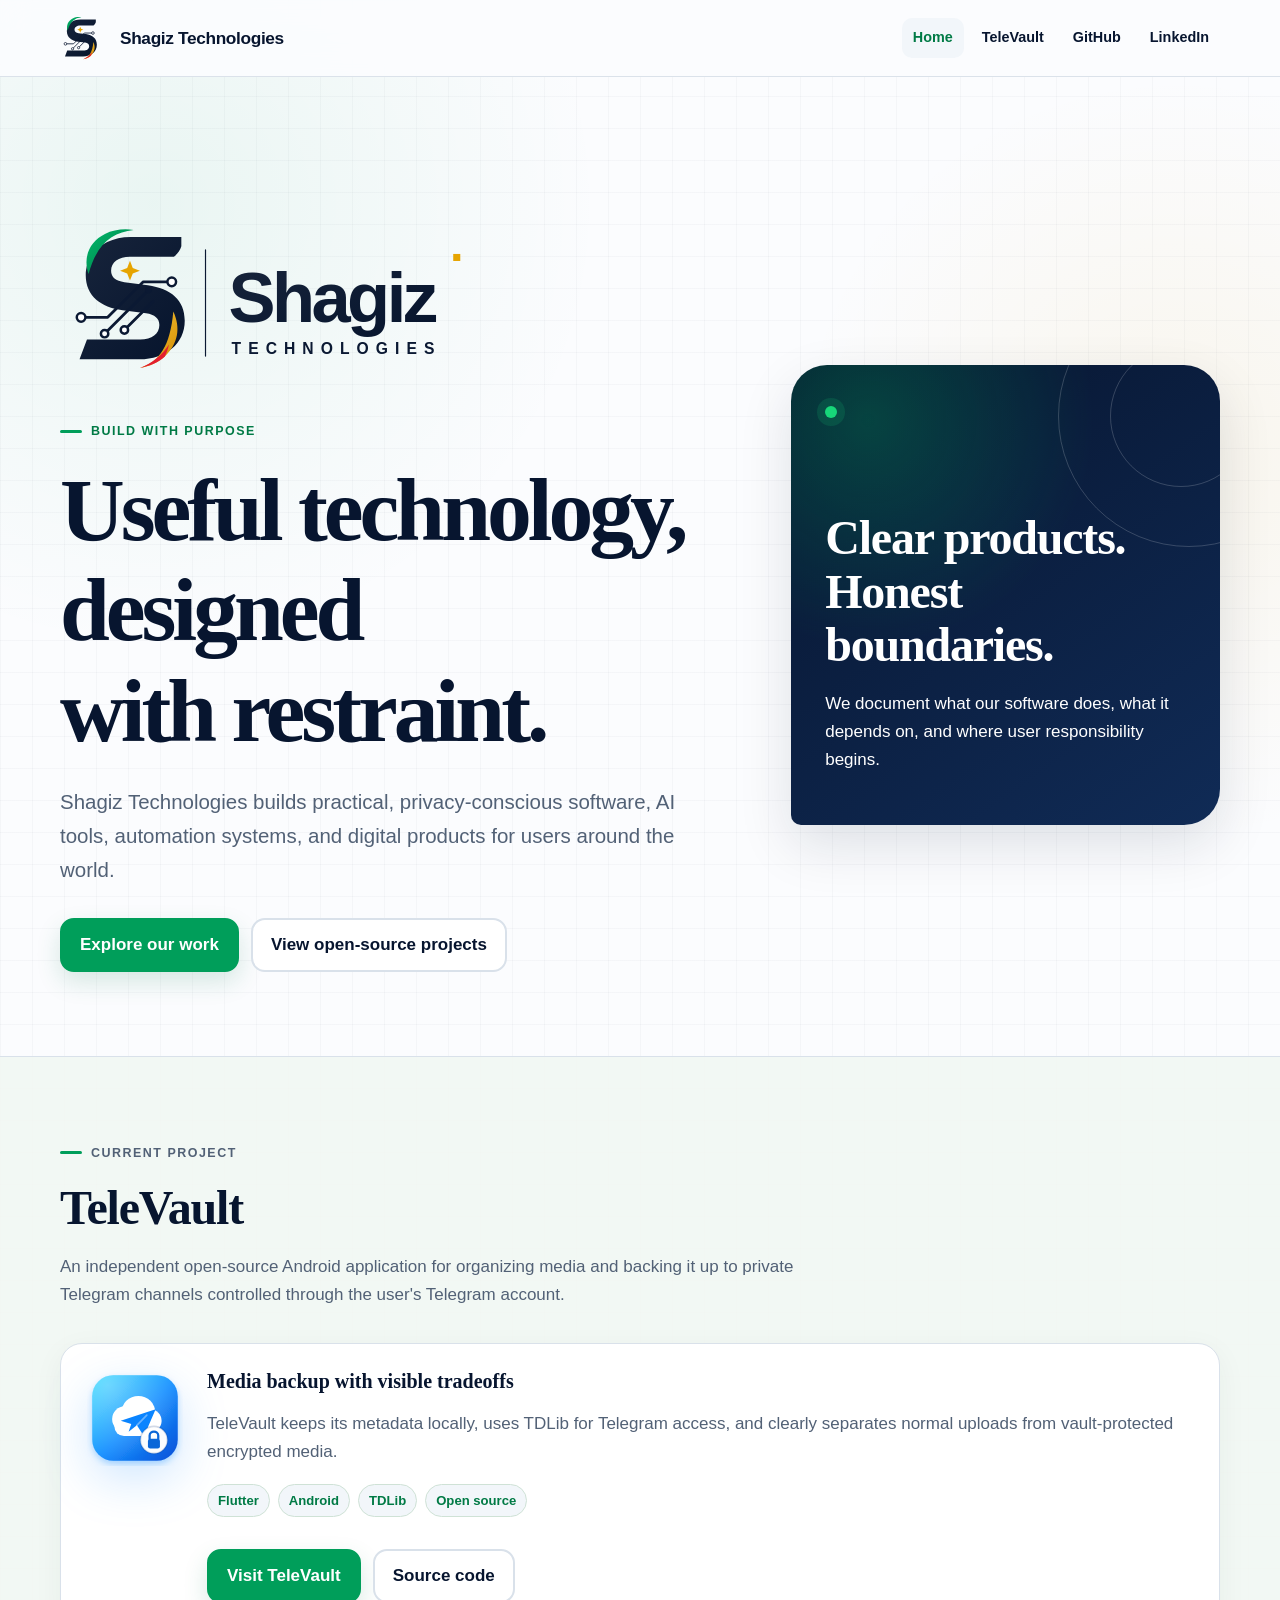
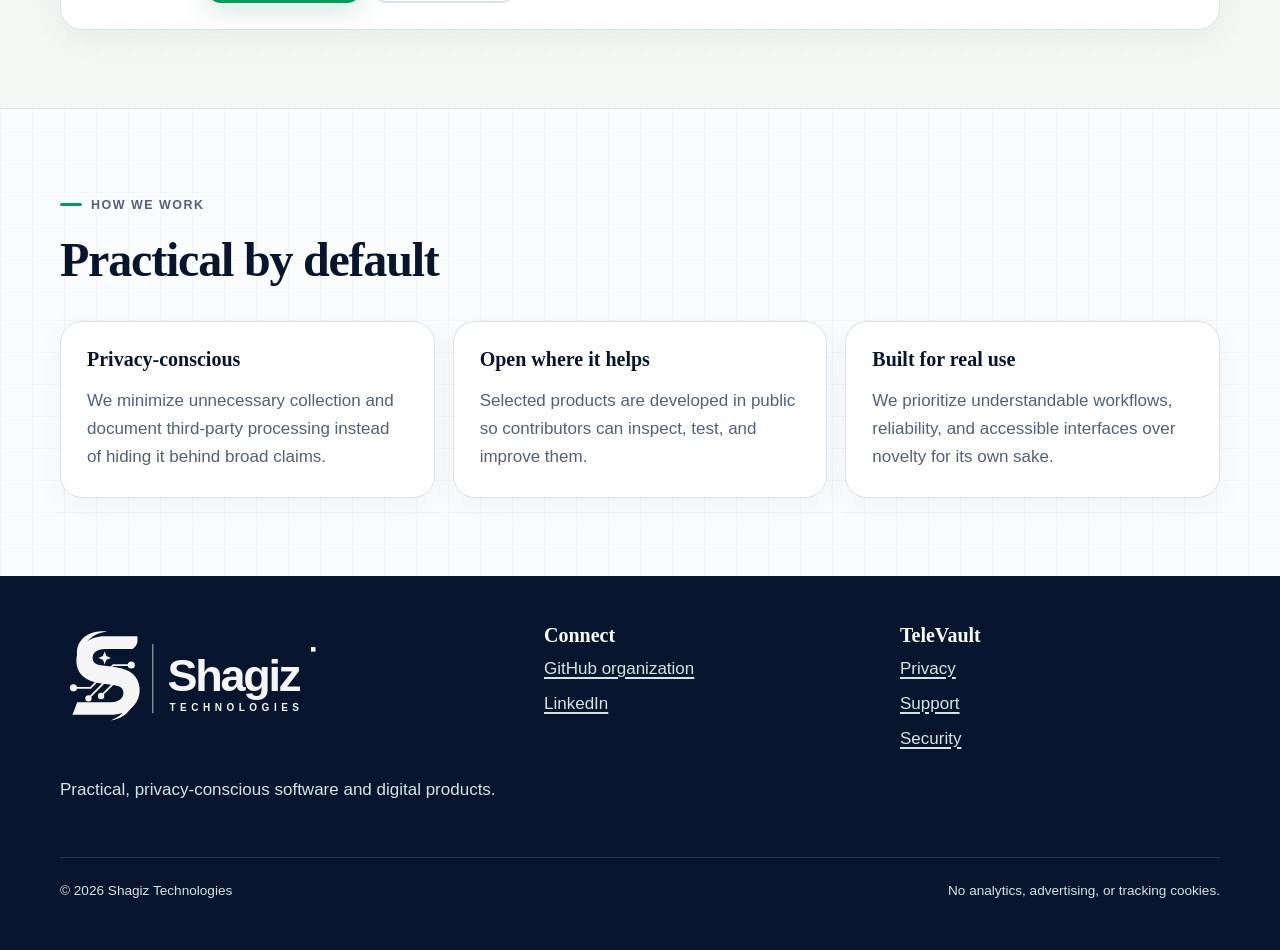
<file: index.html>
<!doctype html>
<html lang="en">
<head>
  <meta charset="utf-8">
  <meta name="viewport" content="width=device-width, initial-scale=1">
  <meta name="description" content="Shagiz Technologies builds practical, privacy-conscious software, AI tools, automation systems, and digital products.">
  <link rel="canonical" href="https://shagiz-technologies.github.io/">
  <link rel="stylesheet" href="/assets/css/site.css">
  <link rel="stylesheet" href="/assets/css/brand-overrides.css">
  <link rel="icon" type="image/svg+xml" href="/assets/brand/shagiz-mark.svg">
  <meta name="theme-color" content="#07152F">
  <title>Shagiz Technologies | Practical, privacy-conscious software</title>
</head>
<body class="shagiz-theme">
  <a class="skip-link" href="#main">Skip to content</a>
  <header class="site-header">
    <div class="nav-shell">
      <a class="brand" href="/" aria-label="Shagiz Technologies home">
        <span class="brand-mark" aria-hidden="true">ST</span>
        <span>Shagiz Technologies</span>
      </a>
      <button class="nav-toggle" type="button" aria-expanded="false" aria-controls="site-navigation" data-nav-toggle>
        <span aria-hidden="true">Menu</span>
      </button>
      <nav class="site-nav" id="site-navigation" aria-label="Primary" data-navigation data-open="false">
        <a href="/" aria-current="page">Home</a>
        <a href="/tele-vault/">TeleVault</a>
        <a href="https://github.com/Shagiz-Technologies">GitHub</a>
        <a href="https://www.linkedin.com/company/shagiz-technologies">LinkedIn</a>
      </nav>
    </div>
  </header>

  <main id="main">
    <section class="hero">
      <div class="shell hero-grid">
        <div>
          <img class="hero-brand-lockup" src="/assets/brand/shagiz-technologies-logo.svg" alt="Shagiz Technologies">
          <p class="eyebrow">Build with purpose</p>
          <h1>Useful technology, designed with restraint.</h1>
          <p class="lede">Shagiz Technologies builds practical, privacy-conscious software, AI tools, automation systems, and digital products for users around the world.</p>
          <div class="actions">
            <a class="button" href="#projects">Explore our work</a>
            <a class="button secondary" href="https://github.com/Shagiz-Technologies">View open-source projects</a>
          </div>
        </div>
        <aside class="signal-card" aria-label="Our product principles">
          <span class="signal-dot" aria-hidden="true"></span>
          <h2>Clear products. Honest boundaries.</h2>
          <p>We document what our software does, what it depends on, and where user responsibility begins.</p>
        </aside>
      </div>
    </section>

    <section class="section tint" id="projects">
      <div class="shell">
        <div class="section-heading">
          <p class="eyebrow">Current project</p>
          <h2>TeleVault</h2>
          <p>An independent open-source Android application for organizing media and backing it up to private Telegram channels controlled through the user's Telegram account.</p>
        </div>
        <article class="card product-card">
          <div class="product-icon product-icon-image">
            <img src="/assets/brand/televault-mark.svg" alt="" aria-hidden="true">
          </div>
          <div>
            <h3>Media backup with visible tradeoffs</h3>
            <p>TeleVault keeps its metadata locally, uses TDLib for Telegram access, and clearly separates normal uploads from vault-protected encrypted media.</p>
            <ul class="tag-list" aria-label="TeleVault technologies">
              <li>Flutter</li>
              <li>Android</li>
              <li>TDLib</li>
              <li>Open source</li>
            </ul>
            <div class="actions">
              <a class="button" href="/tele-vault/">Visit TeleVault</a>
              <a class="button secondary" href="https://github.com/Shagiz-Technologies/televault">Source code</a>
            </div>
          </div>
        </article>
      </div>
    </section>

    <section class="section">
      <div class="shell">
        <div class="section-heading">
          <p class="eyebrow">How we work</p>
          <h2>Practical by default</h2>
        </div>
        <div class="card-grid">
          <article class="card">
            <h3>Privacy-conscious</h3>
            <p>We minimize unnecessary collection and document third-party processing instead of hiding it behind broad claims.</p>
          </article>
          <article class="card">
            <h3>Open where it helps</h3>
            <p>Selected products are developed in public so contributors can inspect, test, and improve them.</p>
          </article>
          <article class="card">
            <h3>Built for real use</h3>
            <p>We prioritize understandable workflows, reliability, and accessible interfaces over novelty for its own sake.</p>
          </article>
        </div>
      </div>
    </section>
  </main>

  <footer class="site-footer">
    <div class="shell">
      <div class="footer-grid">
        <div>
          <img class="footer-brand-lockup" src="/assets/brand/shagiz-technologies-logo.svg" alt="Shagiz Technologies">
          <p>Practical, privacy-conscious software and digital products.</p>
        </div>
        <div>
          <h3>Connect</h3>
          <ul class="footer-links">
            <li><a href="https://github.com/Shagiz-Technologies">GitHub organization</a></li>
            <li><a href="https://www.linkedin.com/company/shagiz-technologies">LinkedIn</a></li>
          </ul>
        </div>
        <div>
          <h3>TeleVault</h3>
          <ul class="footer-links">
            <li><a href="/tele-vault/privacy-policy.html">Privacy</a></li>
            <li><a href="/tele-vault/support.html">Support</a></li>
            <li><a href="/tele-vault/security.html">Security</a></li>
          </ul>
        </div>
      </div>
      <div class="footer-bottom">
        <span>&copy; <span data-current-year>2026</span> Shagiz Technologies</span>
        <span>No analytics, advertising, or tracking cookies.</span>
      </div>
    </div>
  </footer>
  <script src="/assets/js/site.js" defer></script>
</body>
</html>
</file>
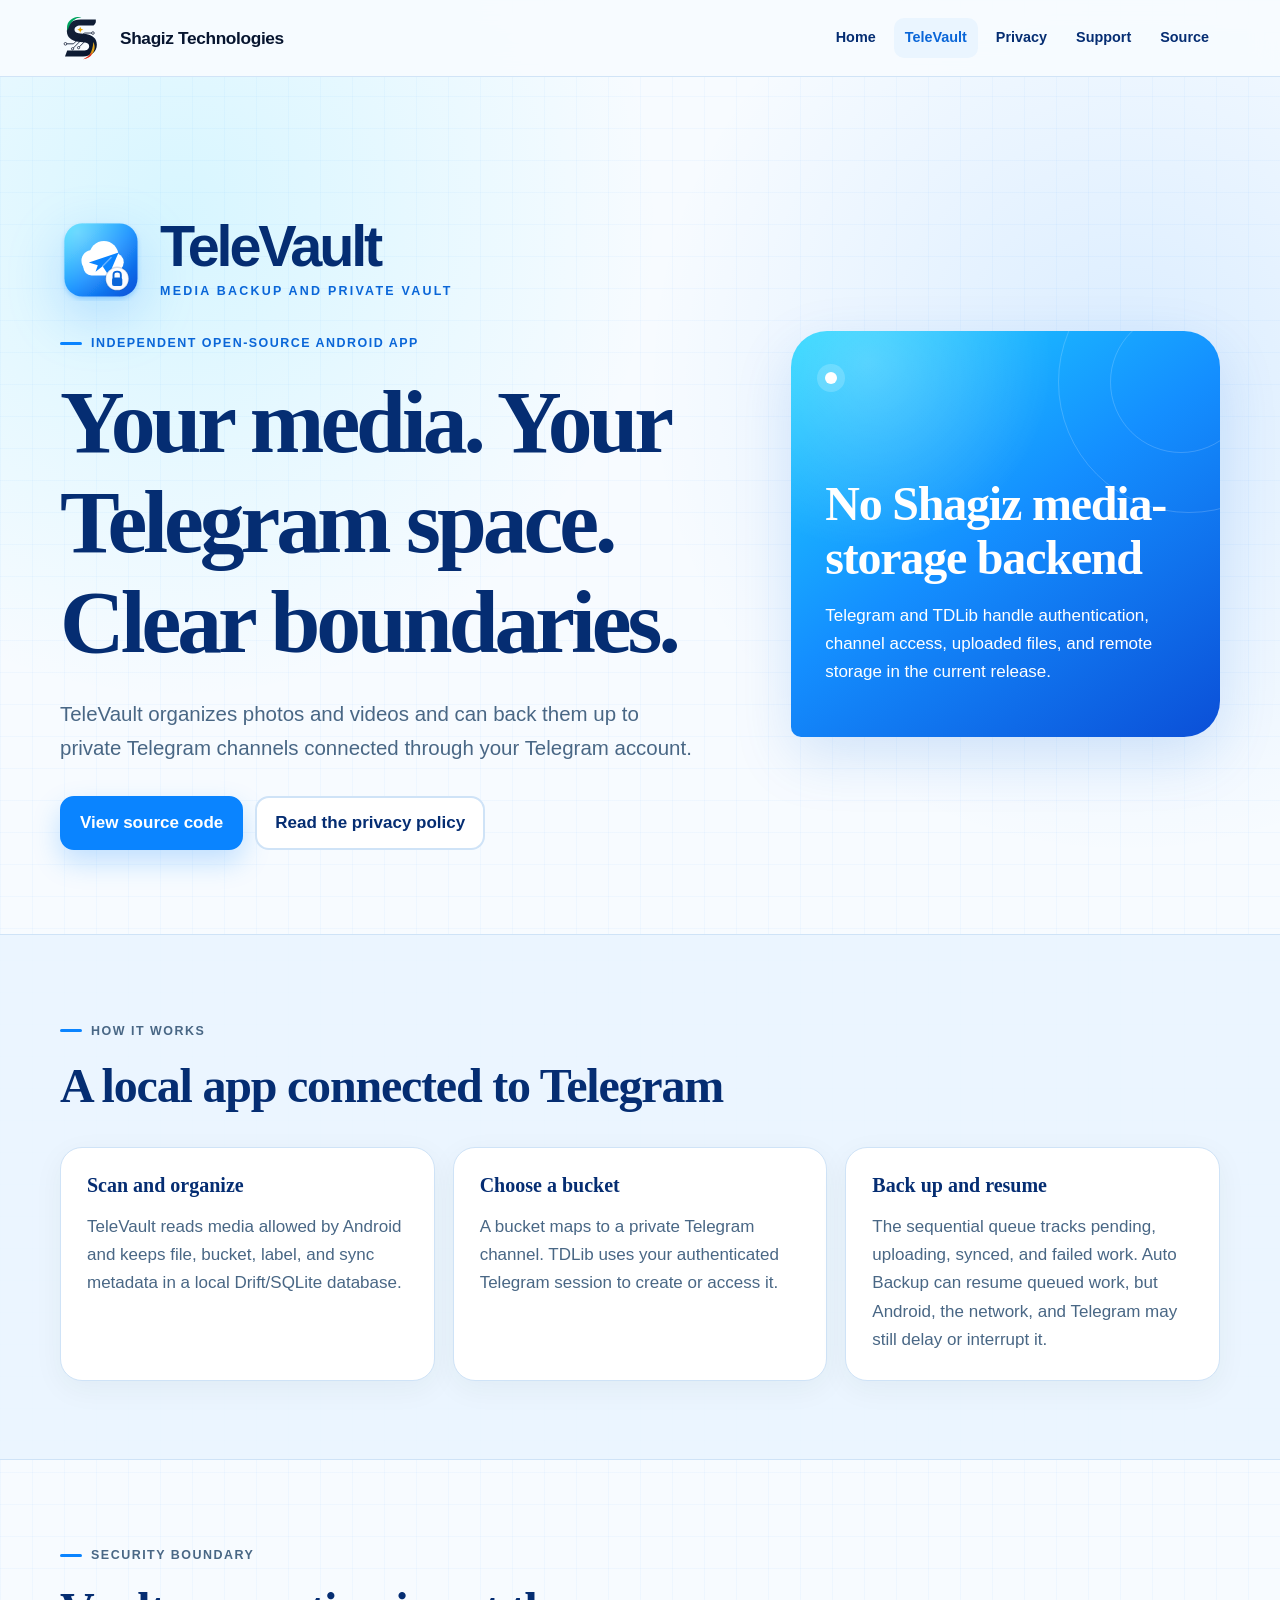
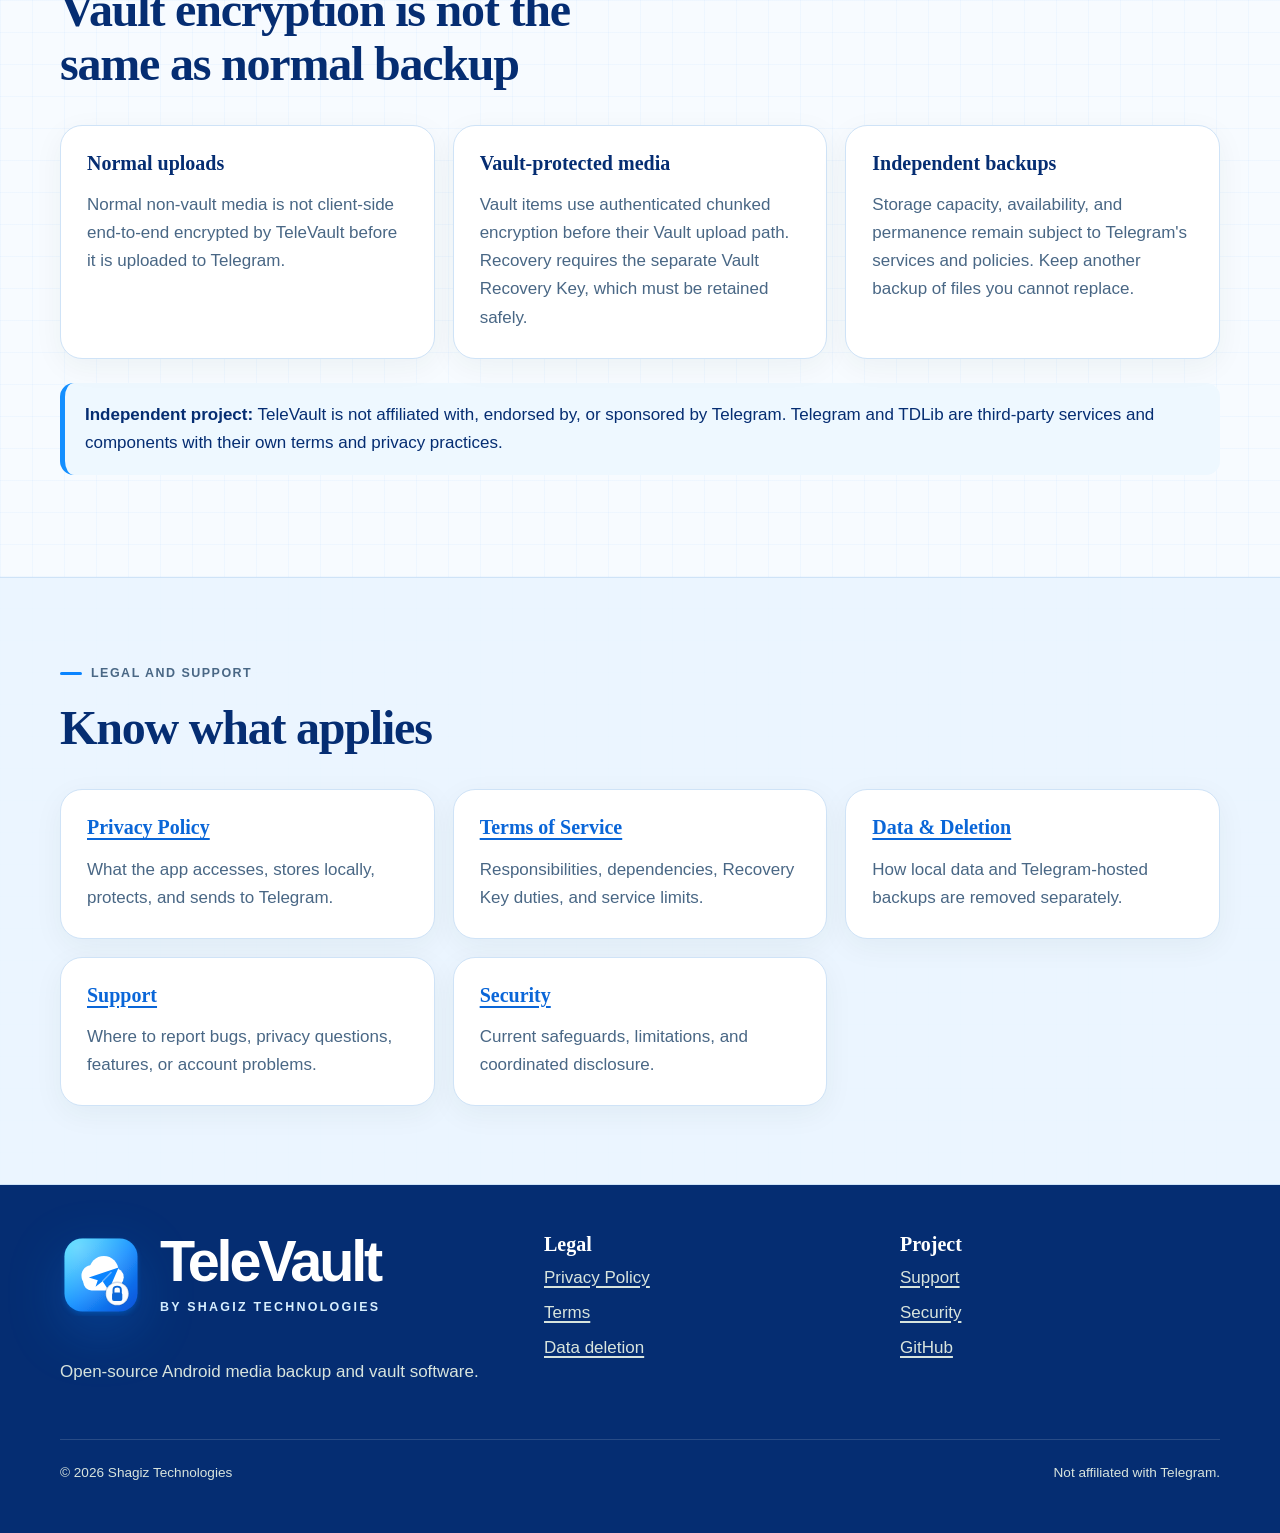
<file: tele-vault/index.html>
<!doctype html>
<html lang="en">
<head>
  <meta charset="utf-8">
  <meta name="viewport" content="width=device-width, initial-scale=1">
  <meta name="description" content="TeleVault is an independent open-source Android media backup and vault application that uses private Telegram channels as storage buckets.">
  <link rel="canonical" href="https://shagiz-technologies.github.io/tele-vault/">
  <link rel="stylesheet" href="/assets/css/site.css">
  <link rel="stylesheet" href="/assets/css/brand-overrides.css">
  <link rel="icon" type="image/svg+xml" href="/assets/brand/televault-mark.svg">
  <meta name="theme-color" content="#0A84FF">
  <title>TeleVault | Android media backup and vault</title>
</head>
<body class="televault-theme">
  <a class="skip-link" href="#main">Skip to content</a>
  <header class="site-header">
    <div class="nav-shell">
      <a class="brand" href="/" aria-label="Shagiz Technologies home"><span class="brand-mark" aria-hidden="true">ST</span><span>Shagiz Technologies</span></a>
      <button class="nav-toggle" type="button" aria-expanded="false" aria-controls="site-navigation" data-nav-toggle>Menu</button>
      <nav class="site-nav" id="site-navigation" aria-label="Primary" data-navigation data-open="false"><a href="/">Home</a><a href="/tele-vault/" aria-current="page">TeleVault</a><a href="/tele-vault/privacy-policy.html">Privacy</a><a href="/tele-vault/support.html">Support</a><a href="https://github.com/Shagiz-Technologies/televault">Source</a></nav>
    </div>
  </header>

  <main id="main">
    <section class="hero"><div class="shell hero-grid">
      <div>
        <div class="televault-brand-lockup" aria-label="TeleVault"><img src="/assets/brand/televault-mark.svg" alt=""><div><strong>TeleVault</strong><span>Media backup and private vault</span></div></div>
        <p class="eyebrow">Independent open-source Android app</p>
        <h1>Your media. Your Telegram space. Clear boundaries.</h1>
        <p class="lede">TeleVault organizes photos and videos and can back them up to private Telegram channels connected through your Telegram account.</p>
        <div class="actions"><a class="button" href="https://github.com/Shagiz-Technologies/televault">View source code</a><a class="button secondary" href="/tele-vault/privacy-policy.html">Read the privacy policy</a></div>
      </div>
      <aside class="signal-card" aria-label="TeleVault storage model"><span class="signal-dot" aria-hidden="true"></span><h2>No Shagiz media-storage backend</h2><p>Telegram and TDLib handle authentication, channel access, uploaded files, and remote storage in the current release.</p></aside>
    </div></section>

    <section class="section tint"><div class="shell">
      <div class="section-heading"><p class="eyebrow">How it works</p><h2>A local app connected to Telegram</h2></div>
      <div class="card-grid">
        <article class="card"><h3>Scan and organize</h3><p>TeleVault reads media allowed by Android and keeps file, bucket, label, and sync metadata in a local Drift/SQLite database.</p></article>
        <article class="card"><h3>Choose a bucket</h3><p>A bucket maps to a private Telegram channel. TDLib uses your authenticated Telegram session to create or access it.</p></article>
        <article class="card"><h3>Back up and resume</h3><p>The sequential queue tracks pending, uploading, synced, and failed work. Auto Backup can resume queued work, but Android, the network, and Telegram may still delay or interrupt it.</p></article>
      </div>
    </div></section>

    <section class="section"><div class="shell">
      <div class="section-heading"><p class="eyebrow">Security boundary</p><h2>Vault encryption is not the same as normal backup</h2></div>
      <div class="card-grid">
        <article class="card"><h3>Normal uploads</h3><p>Normal non-vault media is not client-side end-to-end encrypted by TeleVault before it is uploaded to Telegram.</p></article>
        <article class="card"><h3>Vault-protected media</h3><p>Vault items use authenticated chunked encryption before their Vault upload path. Recovery requires the separate Vault Recovery Key, which must be retained safely.</p></article>
        <article class="card"><h3>Independent backups</h3><p>Storage capacity, availability, and permanence remain subject to Telegram's services and policies. Keep another backup of files you cannot replace.</p></article>
      </div>
      <div class="warning"><strong>Independent project:</strong> TeleVault is not affiliated with, endorsed by, or sponsored by Telegram. Telegram and TDLib are third-party services and components with their own terms and privacy practices.</div>
    </div></section>

    <section class="section tint"><div class="shell">
      <div class="section-heading"><p class="eyebrow">Legal and support</p><h2>Know what applies</h2></div>
      <div class="card-grid">
        <article class="card"><h3><a href="/tele-vault/privacy-policy.html">Privacy Policy</a></h3><p>What the app accesses, stores locally, protects, and sends to Telegram.</p></article>
        <article class="card"><h3><a href="/tele-vault/terms-of-service.html">Terms of Service</a></h3><p>Responsibilities, dependencies, Recovery Key duties, and service limits.</p></article>
        <article class="card"><h3><a href="/tele-vault/data-deletion.html">Data &amp; Deletion</a></h3><p>How local data and Telegram-hosted backups are removed separately.</p></article>
        <article class="card"><h3><a href="/tele-vault/support.html">Support</a></h3><p>Where to report bugs, privacy questions, features, or account problems.</p></article>
        <article class="card"><h3><a href="/tele-vault/security.html">Security</a></h3><p>Current safeguards, limitations, and coordinated disclosure.</p></article>
      </div>
    </div></section>
  </main>

  <footer class="site-footer"><div class="shell"><div class="footer-grid">
    <div><div class="televault-brand-lockup"><img src="/assets/brand/televault-mark.svg" alt=""><div><strong class="footer-product-name">TeleVault</strong><span class="footer-product-byline">By Shagiz Technologies</span></div></div><p>Open-source Android media backup and vault software.</p></div>
    <div><h3>Legal</h3><ul class="footer-links"><li><a href="/tele-vault/privacy-policy.html">Privacy Policy</a></li><li><a href="/tele-vault/terms-of-service.html">Terms</a></li><li><a href="/tele-vault/data-deletion.html">Data deletion</a></li></ul></div>
    <div><h3>Project</h3><ul class="footer-links"><li><a href="/tele-vault/support.html">Support</a></li><li><a href="/tele-vault/security.html">Security</a></li><li><a href="https://github.com/Shagiz-Technologies/televault">GitHub</a></li></ul></div>
  </div><div class="footer-bottom"><span>&copy; <span data-current-year>2026</span> Shagiz Technologies</span><span>Not affiliated with Telegram.</span></div></div></footer>
  <script src="/assets/js/site.js" defer></script>
</body>
</html>
</file>
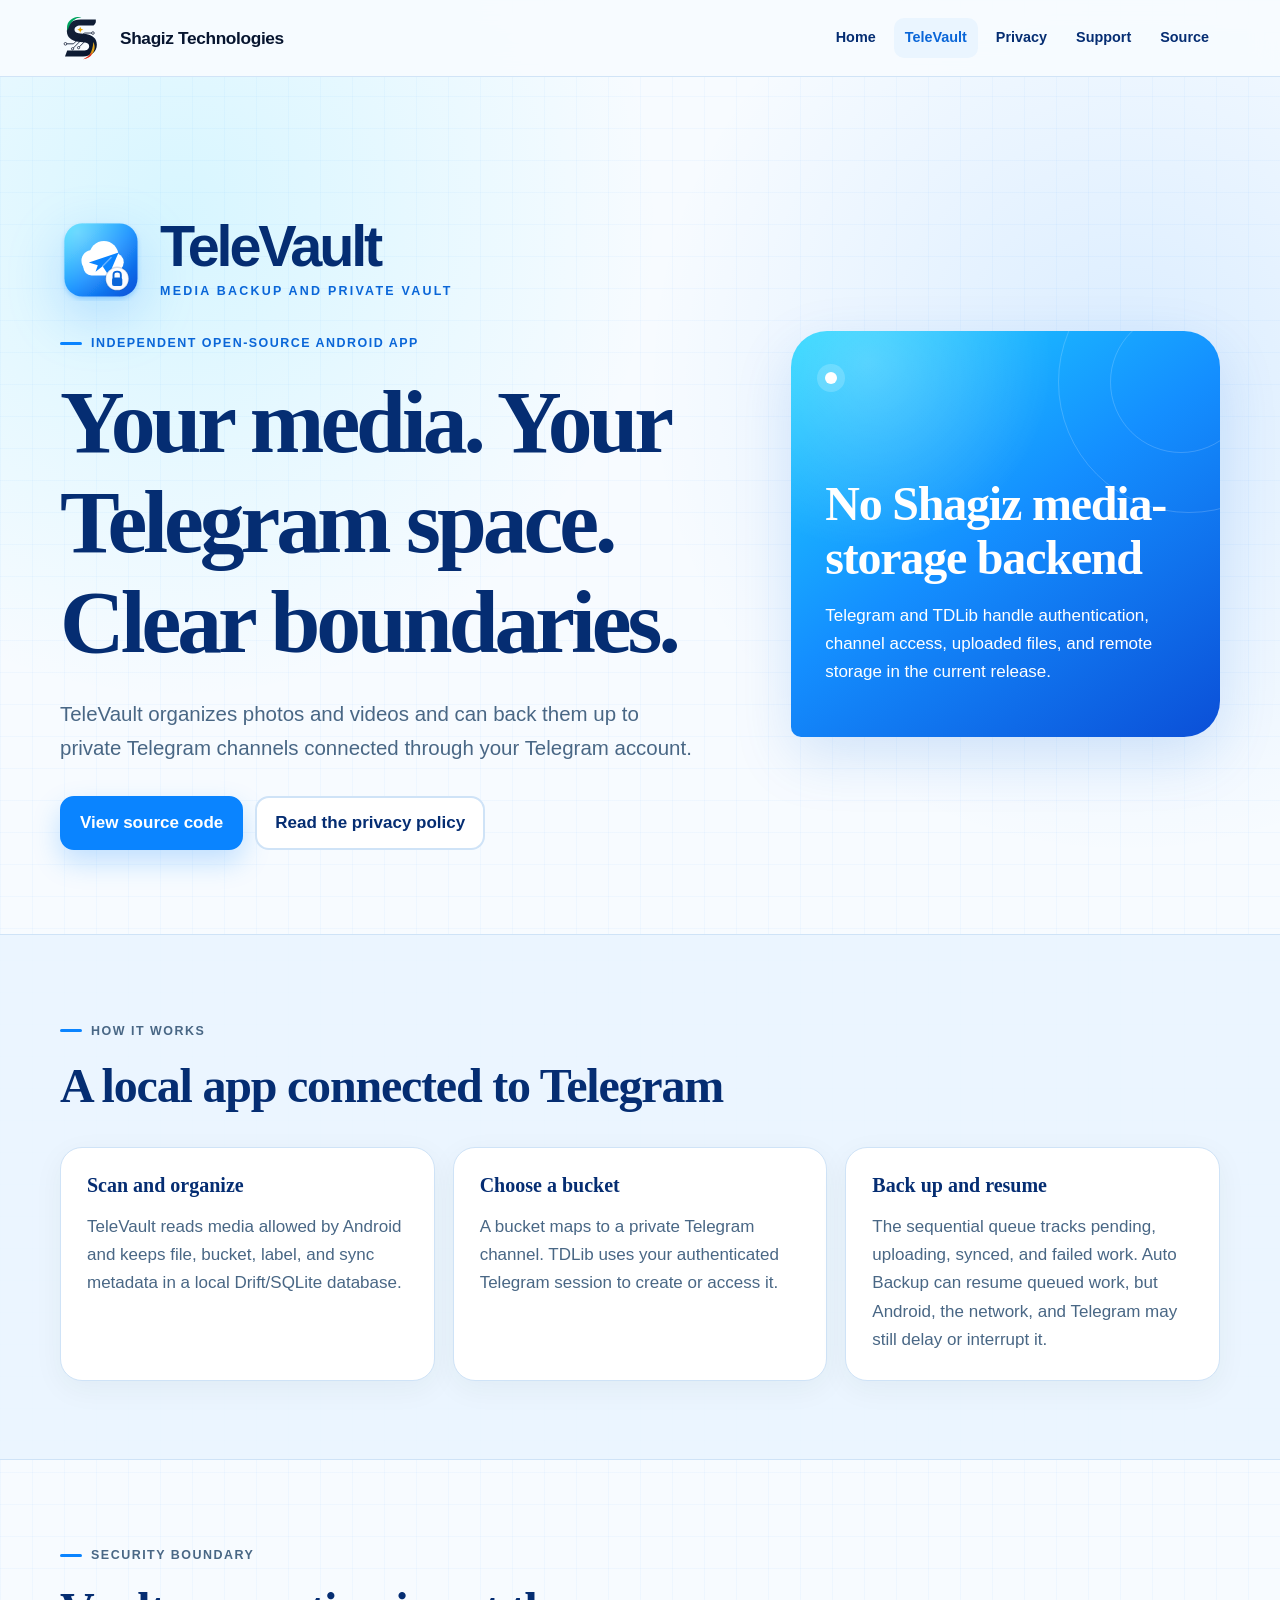
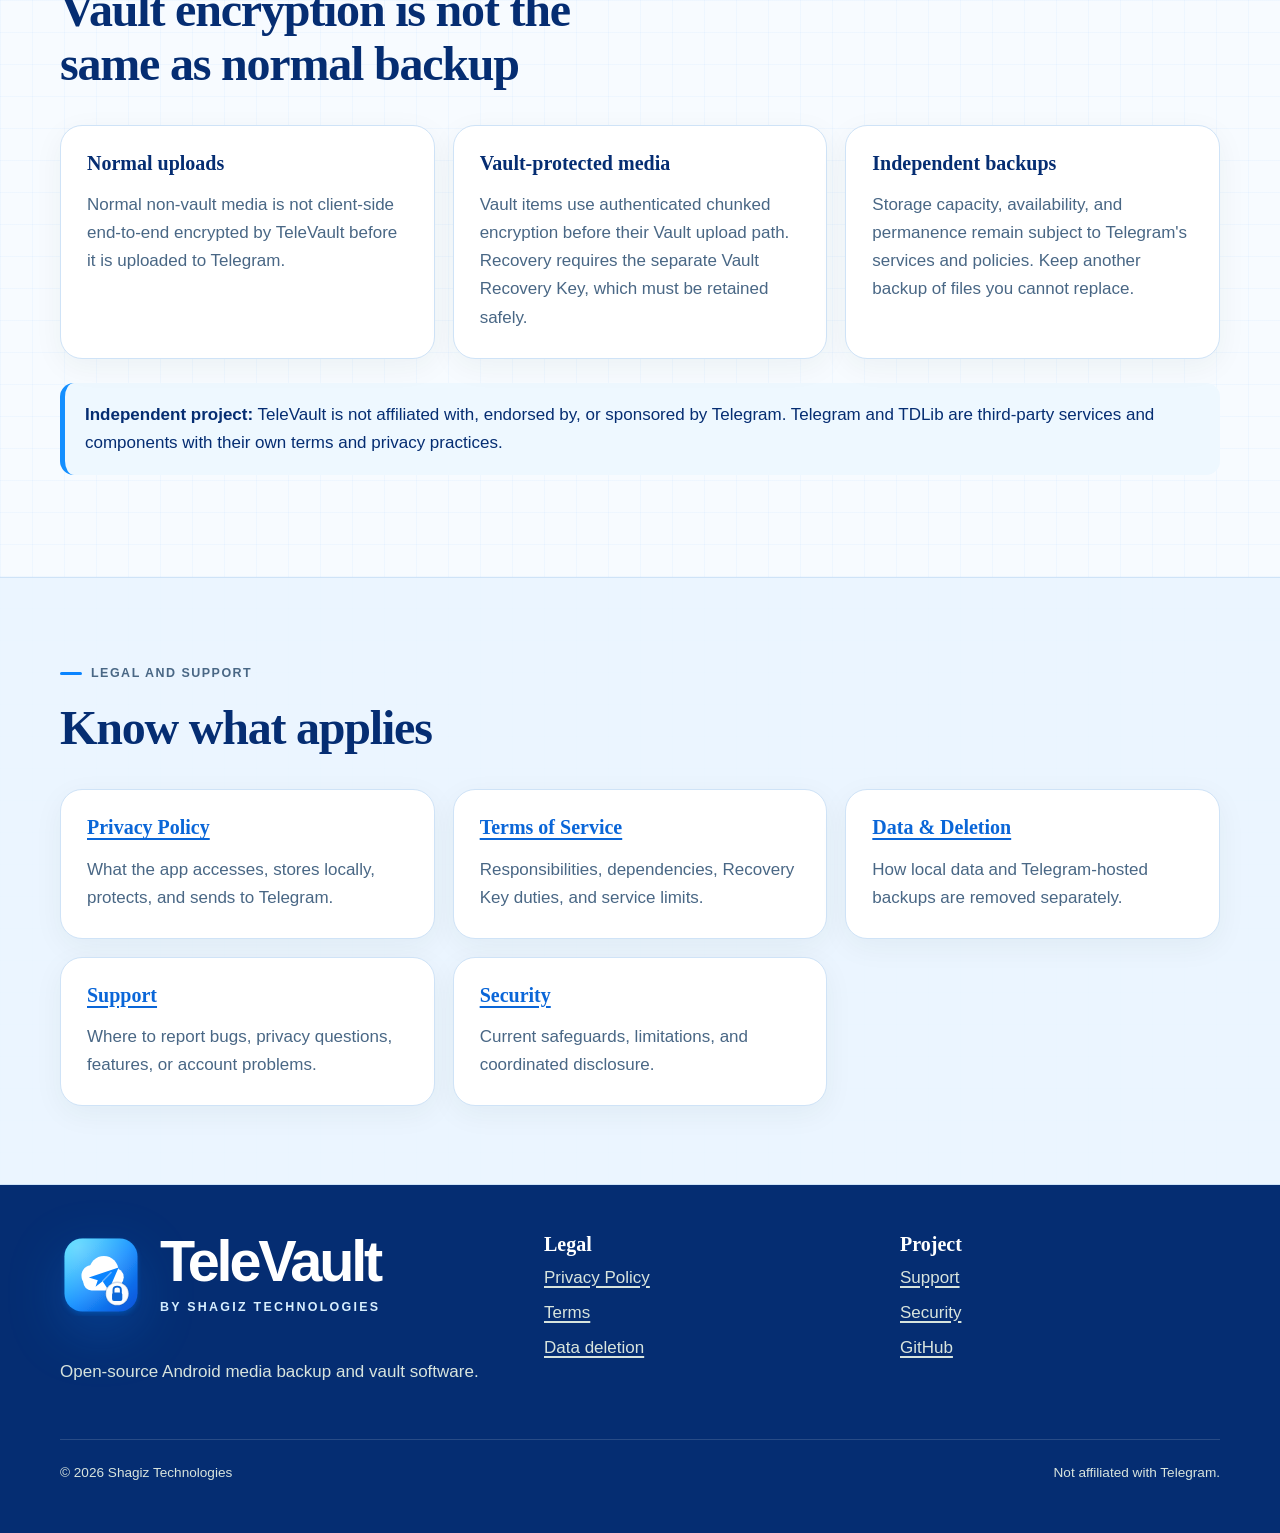
<file: televault/index.html>
<!doctype html>
<html lang="en">
<head>
  <meta charset="utf-8">
  <meta name="viewport" content="width=device-width, initial-scale=1">
  <meta name="robots" content="noindex">
  <link rel="canonical" href="https://shagiz-technologies.github.io/tele-vault/">
  <meta http-equiv="refresh" content="0; url=/tele-vault/">
  <link rel="stylesheet" href="/assets/css/site.css">
  <title>Page moved | Shagiz Technologies</title>
</head>
<body>
  <main id="main">
    <section class="hero">
      <div class="shell">
        <p class="eyebrow">Page moved</p>
        <h1>This page has a new address.</h1>
        <p class="lede">Continue to <a href="/tele-vault/">https://shagiz-technologies.github.io/tele-vault/</a>.</p>
      </div>
    </section>
  </main>
  <script>window.location.replace("/tele-vault/");</script>
</body>
</html>
</file>
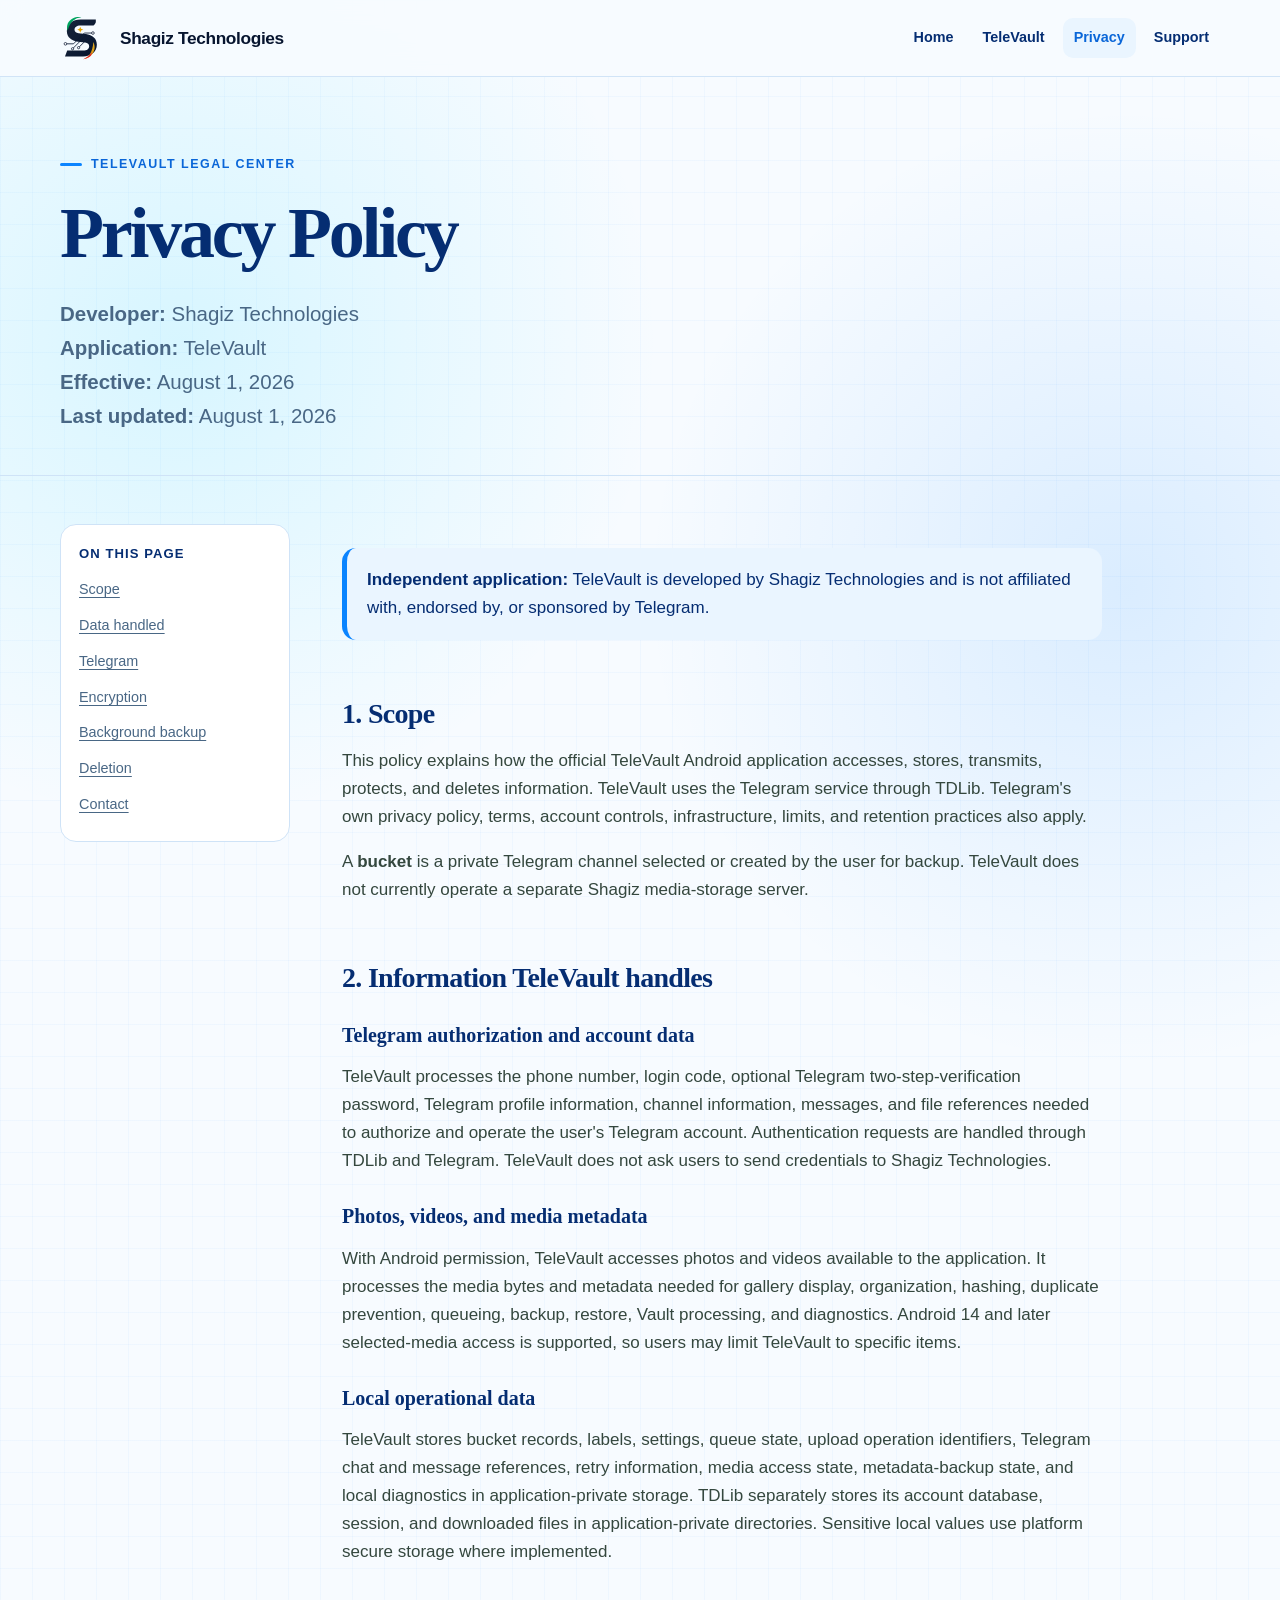
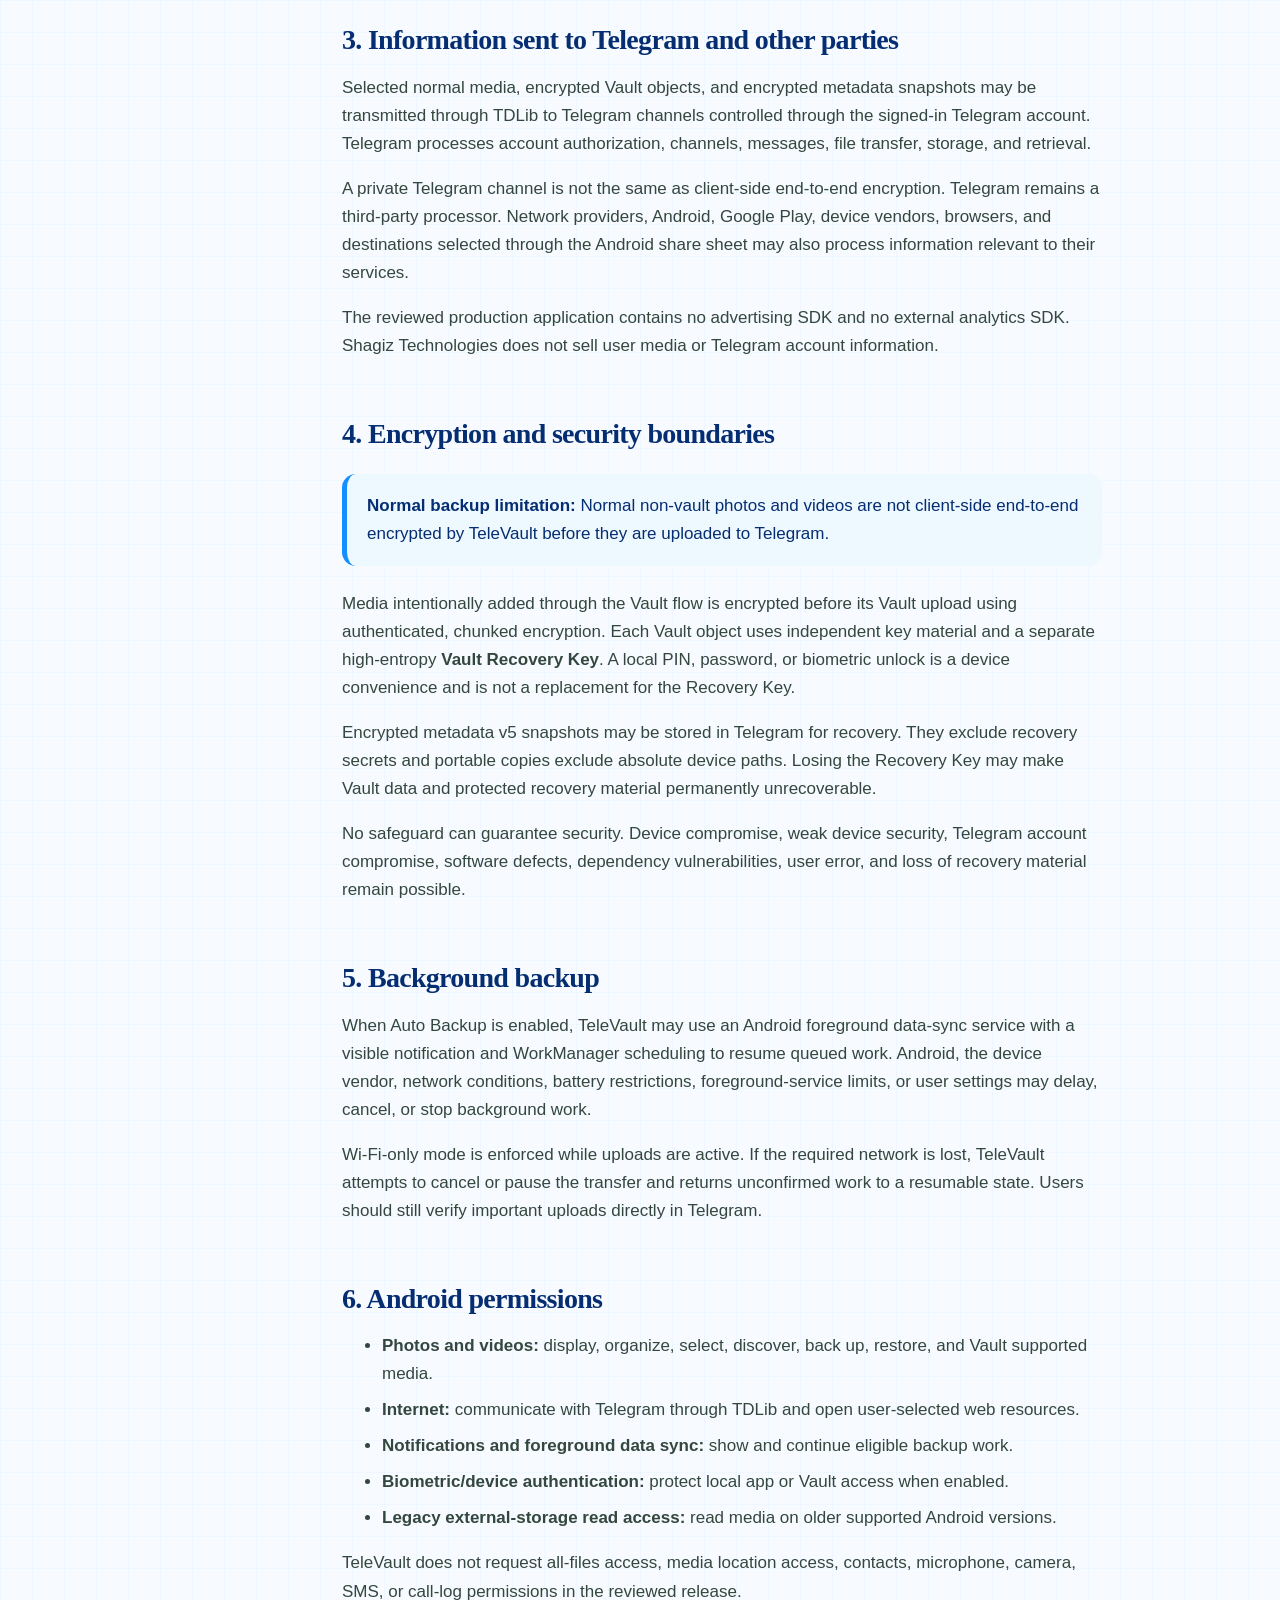
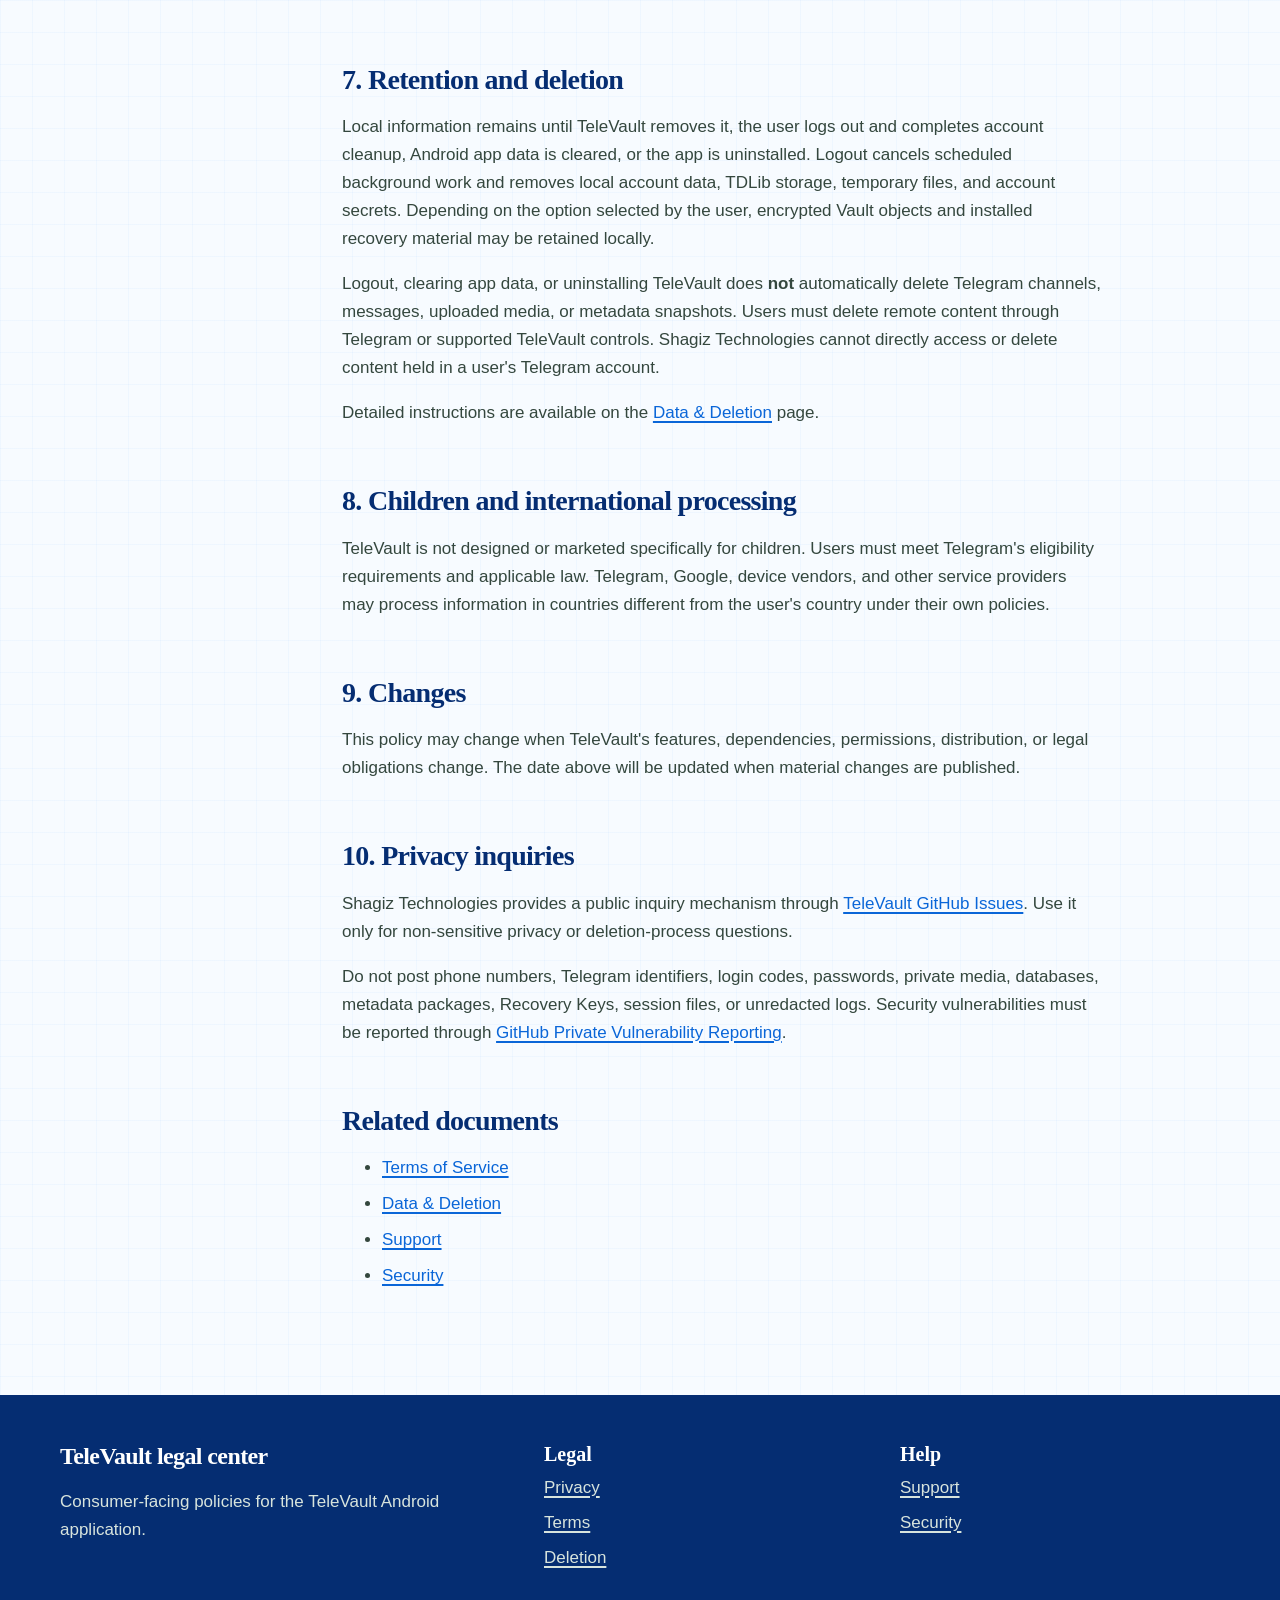
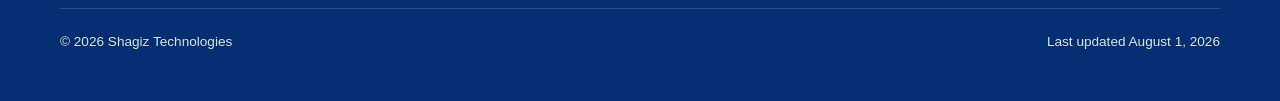
<file: tele-vault/privacy-policy/index.html>
<!doctype html>
<html lang="en">
<head>
  <meta charset="utf-8">
  <meta name="viewport" content="width=device-width, initial-scale=1">
  <meta name="robots" content="noindex">
  <link rel="canonical" href="https://shagiz-technologies.github.io/tele-vault/privacy-policy.html">
  <meta http-equiv="refresh" content="0; url=/tele-vault/privacy-policy.html">
  <link rel="stylesheet" href="/assets/css/site.css">
  <title>Page moved | Shagiz Technologies</title>
</head>
<body>
  <main id="main">
    <section class="hero">
      <div class="shell">
        <p class="eyebrow">Page moved</p>
        <h1>This page has a new address.</h1>
        <p class="lede">Continue to <a href="/tele-vault/privacy-policy.html">https://shagiz-technologies.github.io/tele-vault/privacy-policy.html</a>.</p>
      </div>
    </section>
  </main>
  <script>window.location.replace("/tele-vault/privacy-policy.html");</script>
</body>
</html>
</file>
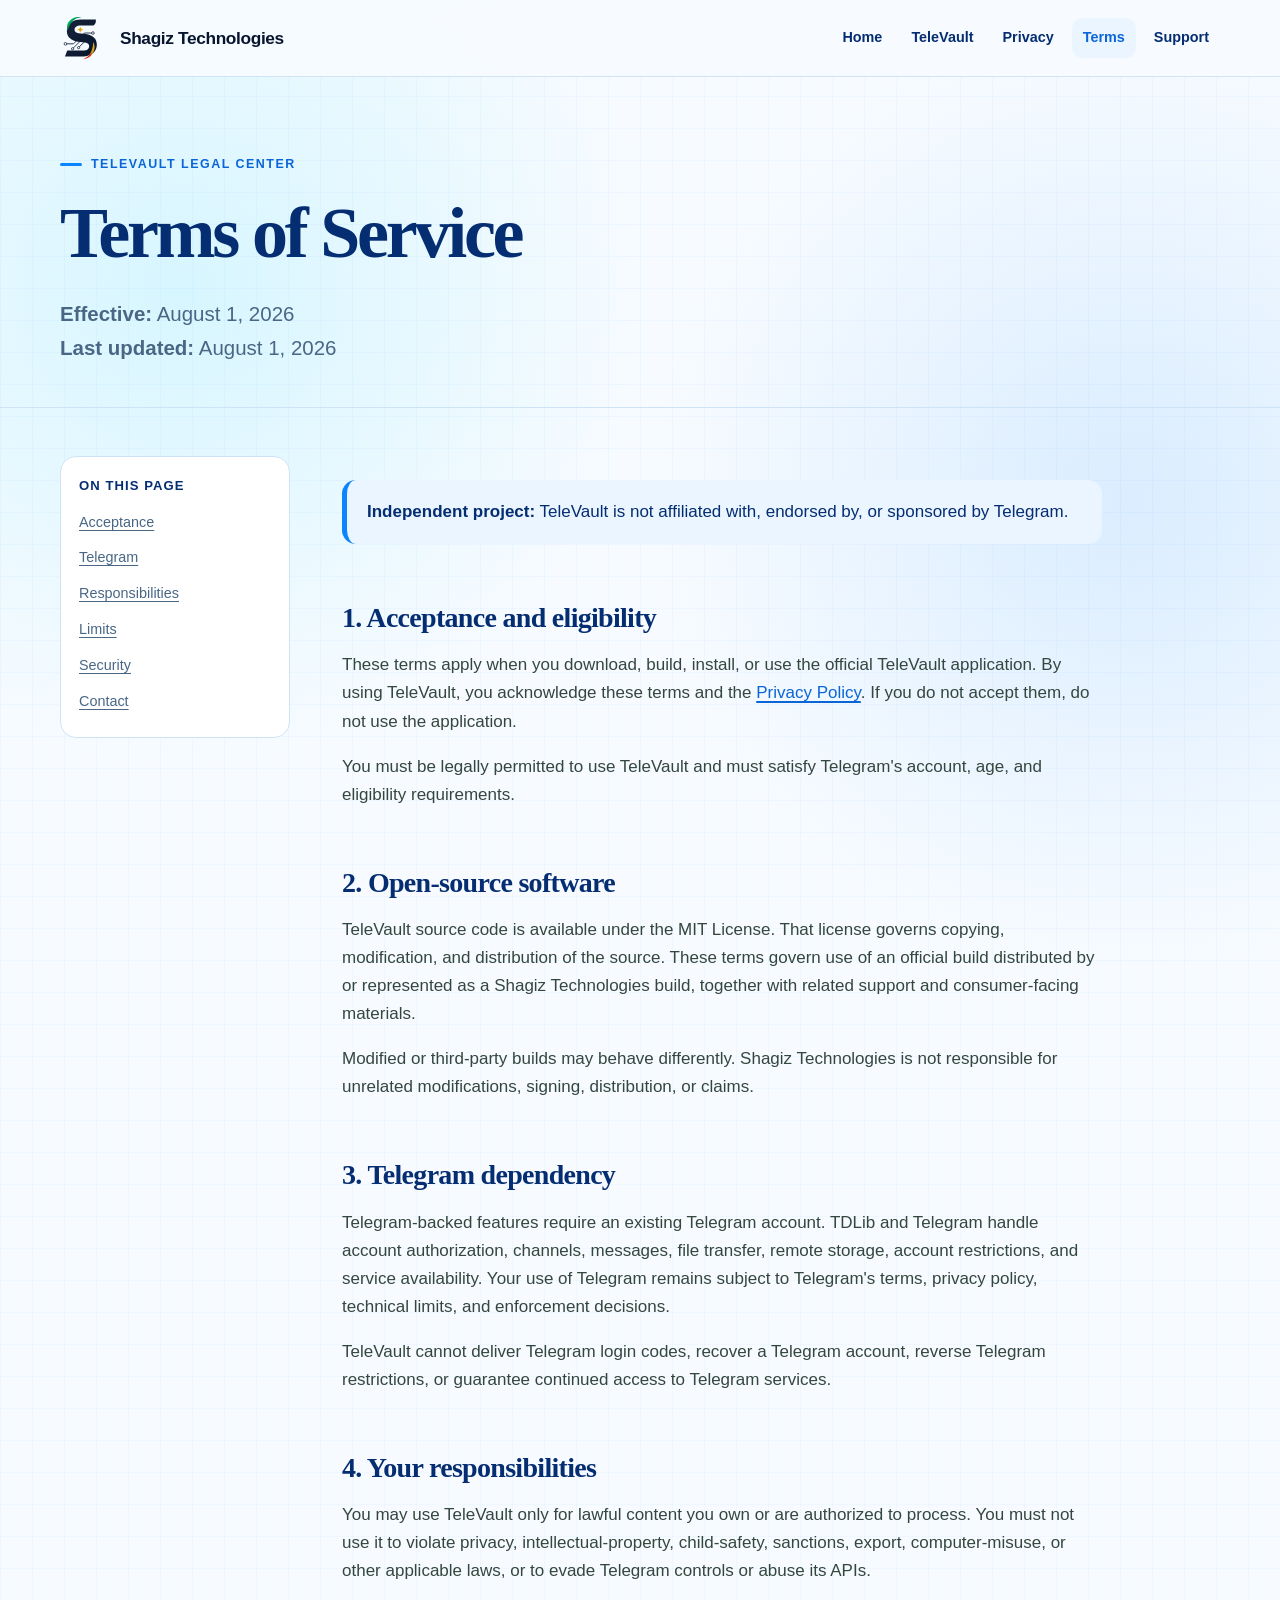
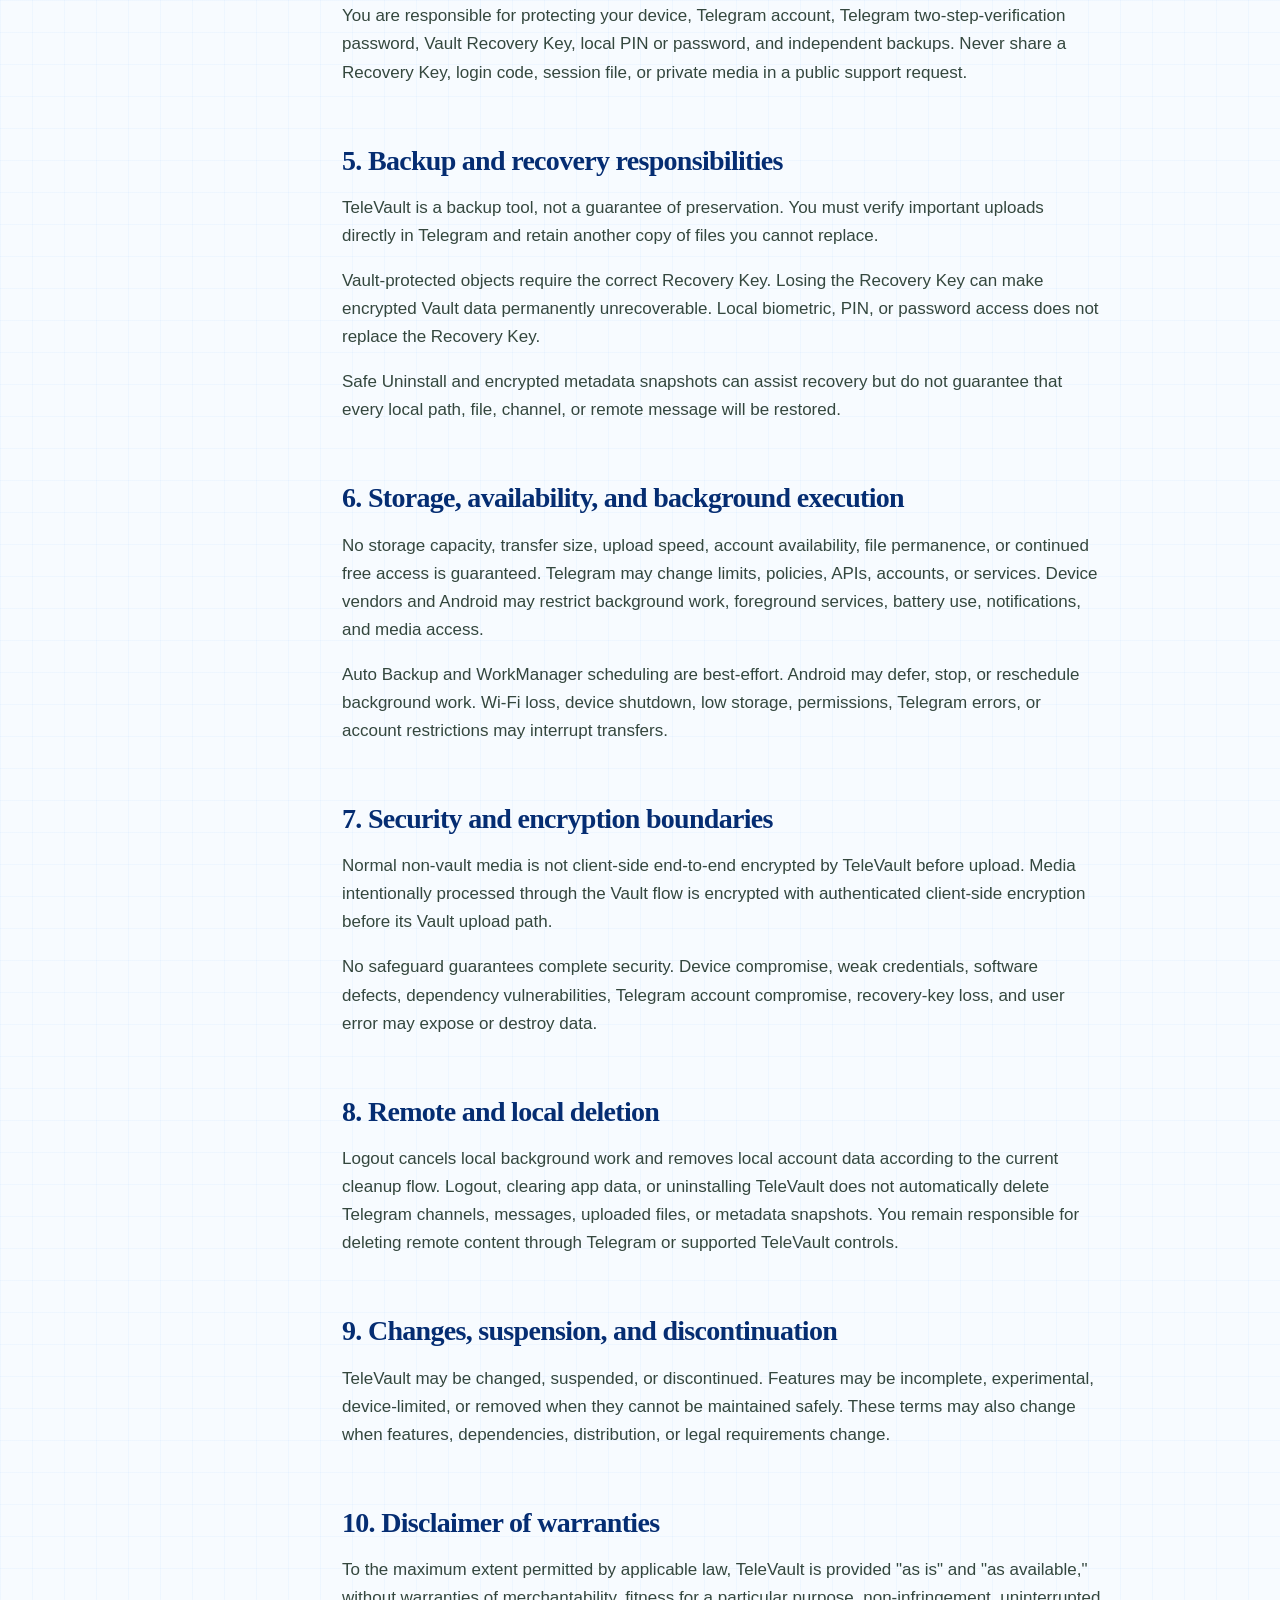
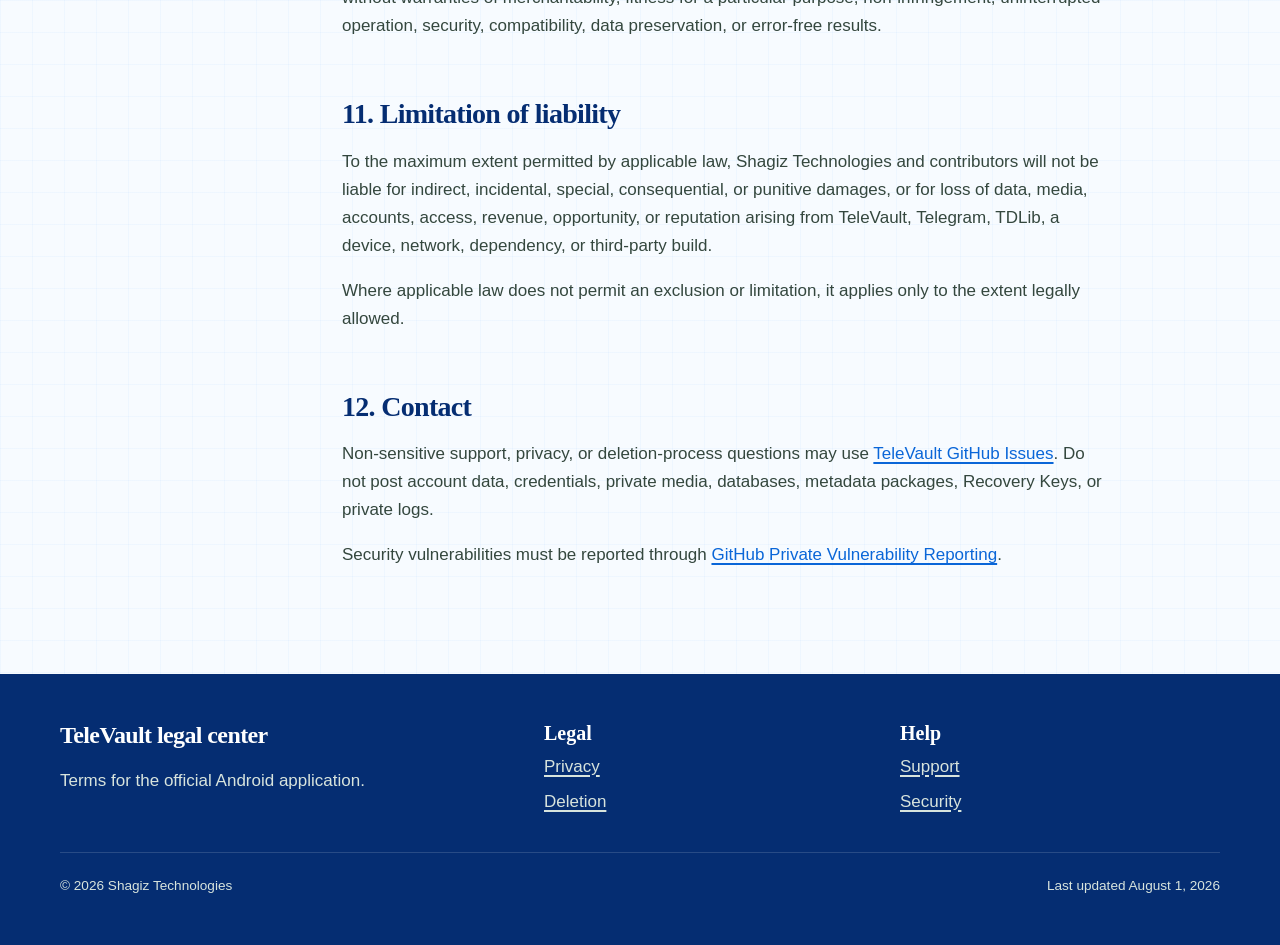
<file: tele-vault/terms/index.html>
<!doctype html>
<html lang="en">
<head>
  <meta charset="utf-8">
  <meta name="viewport" content="width=device-width, initial-scale=1">
  <meta name="robots" content="noindex">
  <link rel="canonical" href="https://shagiz-technologies.github.io/tele-vault/terms-of-service.html">
  <meta http-equiv="refresh" content="0; url=/tele-vault/terms-of-service.html">
  <link rel="stylesheet" href="/assets/css/site.css">
  <title>Page moved | Shagiz Technologies</title>
</head>
<body>
  <main id="main">
    <section class="hero">
      <div class="shell">
        <p class="eyebrow">Page moved</p>
        <h1>This page has a new address.</h1>
        <p class="lede">Continue to <a href="/tele-vault/terms-of-service.html">https://shagiz-technologies.github.io/tele-vault/terms-of-service.html</a>.</p>
      </div>
    </section>
  </main>
  <script>window.location.replace("/tele-vault/terms-of-service.html");</script>
</body>
</html>
</file>
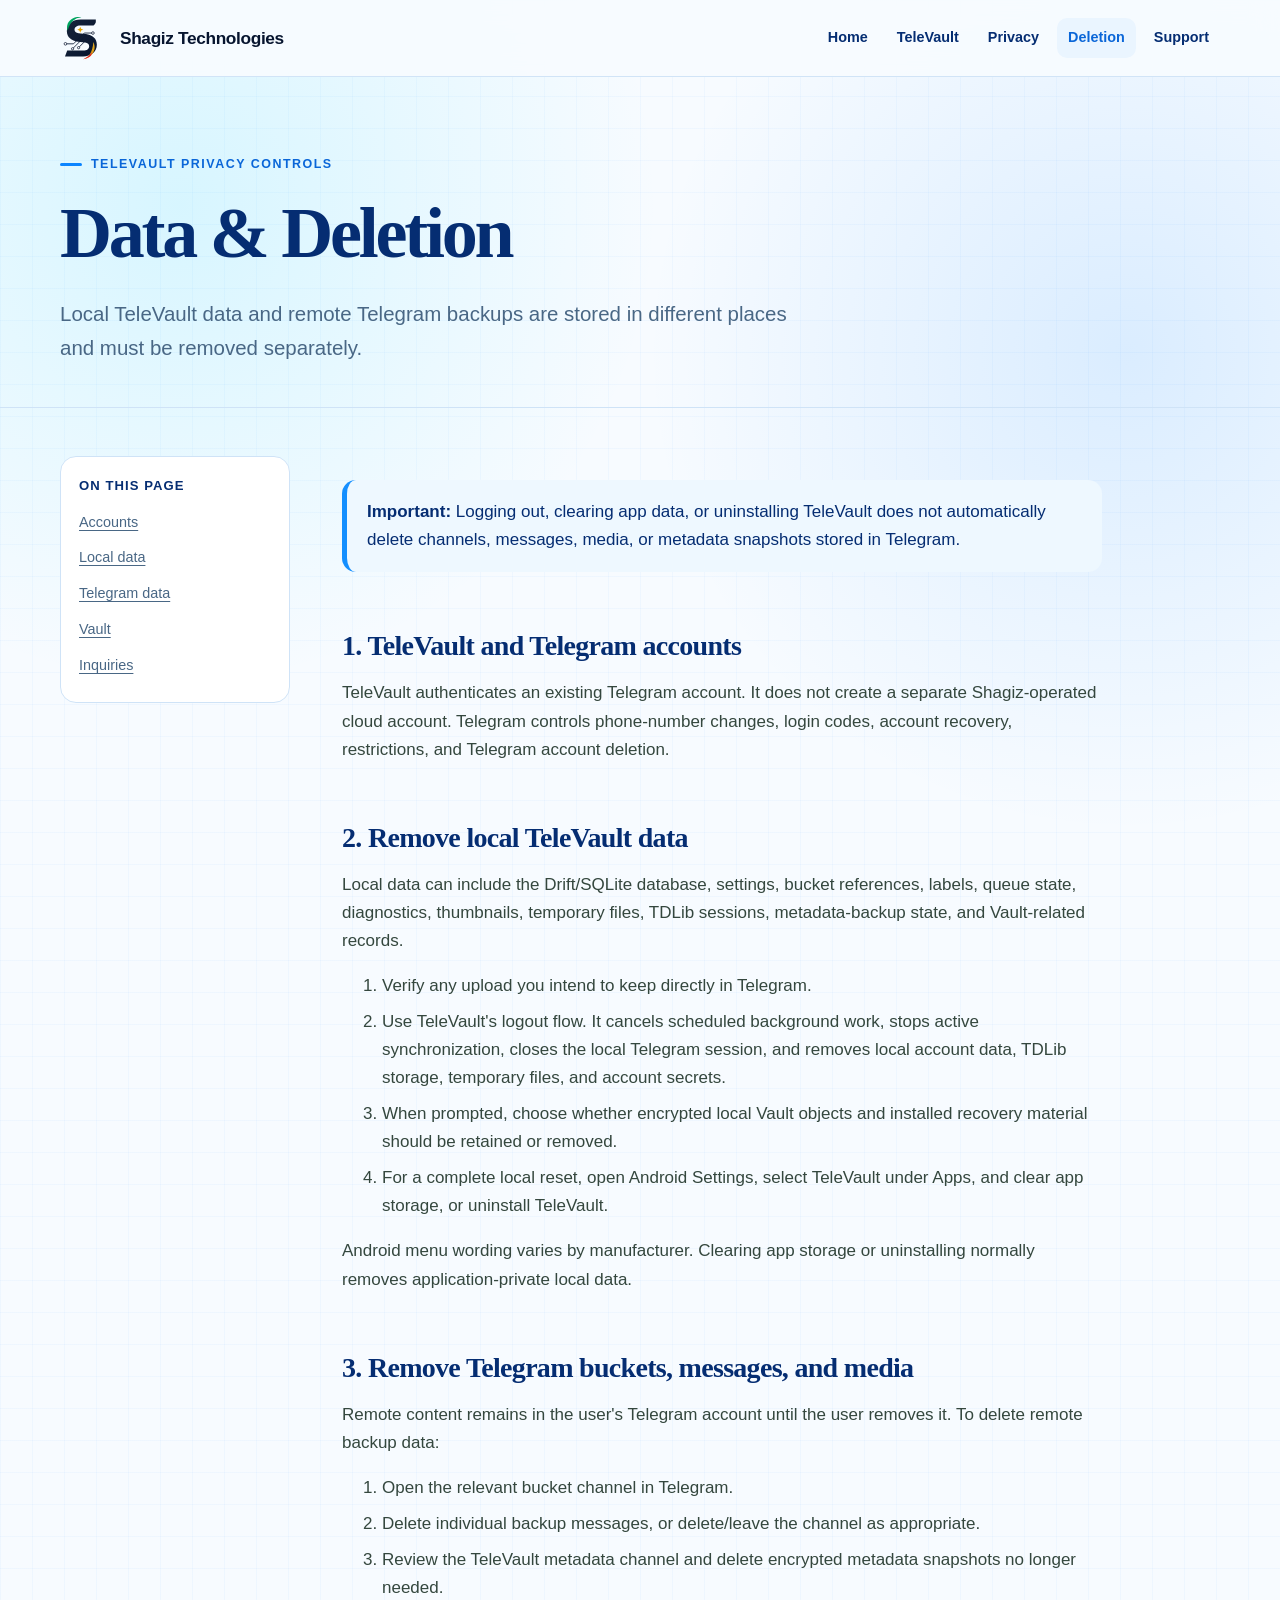
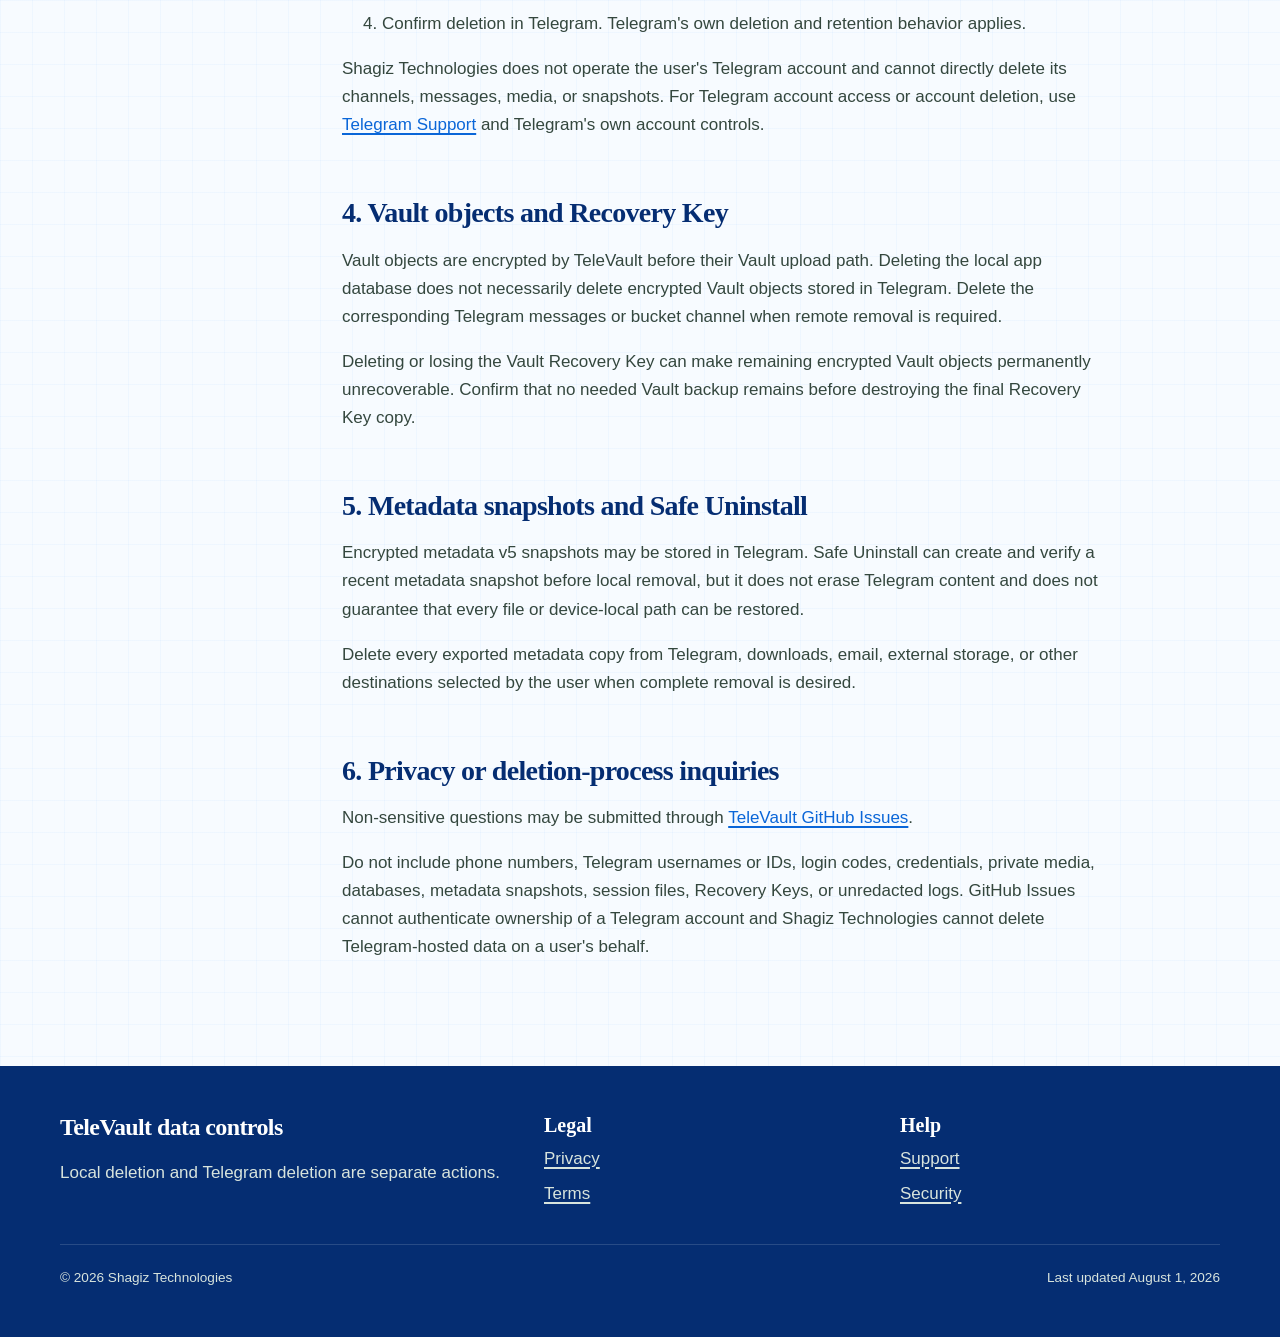
<file: tele-vault/data-deletion.html>
<!doctype html>
<html lang="en">
<head>
  <meta charset="utf-8">
  <meta name="viewport" content="width=device-width, initial-scale=1">
  <meta name="description" content="How to remove TeleVault local data, Telegram bucket content, sessions, Vault files, and metadata snapshots.">
  <link rel="canonical" href="https://shagiz-technologies.github.io/tele-vault/data-deletion.html">
  <link rel="stylesheet" href="/assets/css/site.css">
  <title>TeleVault Data &amp; Deletion | Shagiz Technologies</title>
</head>
<body>
  <a class="skip-link" href="#main">Skip to content</a>
  <header class="site-header"><div class="nav-shell">
    <a class="brand" href="/"><span class="brand-mark" aria-hidden="true">ST</span><span>Shagiz Technologies</span></a>
    <button class="nav-toggle" type="button" aria-expanded="false" aria-controls="site-navigation" data-nav-toggle>Menu</button>
    <nav class="site-nav" id="site-navigation" aria-label="Primary" data-navigation data-open="false"><a href="/">Home</a><a href="/tele-vault/">TeleVault</a><a href="/tele-vault/privacy-policy.html">Privacy</a><a href="/tele-vault/data-deletion.html" aria-current="page">Deletion</a><a href="/tele-vault/support.html">Support</a></nav>
  </div></header>

  <main id="main">
    <header class="legal-hero"><div class="shell"><p class="eyebrow">TeleVault privacy controls</p><h1>Data &amp; Deletion</h1><p class="lede">Local TeleVault data and remote Telegram backups are stored in different places and must be removed separately.</p></div></header>
    <div class="shell legal-layout">
      <nav class="legal-nav" aria-label="Deletion sections"><strong>On this page</strong><a href="#account">Accounts</a><a href="#local">Local data</a><a href="#telegram">Telegram data</a><a href="#vault">Vault</a><a href="#inquiry">Inquiries</a></nav>
      <article class="prose">
        <div class="warning"><strong>Important:</strong> Logging out, clearing app data, or uninstalling TeleVault does not automatically delete channels, messages, media, or metadata snapshots stored in Telegram.</div>

        <h2 id="account">1. TeleVault and Telegram accounts</h2>
        <p>TeleVault authenticates an existing Telegram account. It does not create a separate Shagiz-operated cloud account. Telegram controls phone-number changes, login codes, account recovery, restrictions, and Telegram account deletion.</p>

        <h2 id="local">2. Remove local TeleVault data</h2>
        <p>Local data can include the Drift/SQLite database, settings, bucket references, labels, queue state, diagnostics, thumbnails, temporary files, TDLib sessions, metadata-backup state, and Vault-related records.</p>
        <ol>
          <li>Verify any upload you intend to keep directly in Telegram.</li>
          <li>Use TeleVault's logout flow. It cancels scheduled background work, stops active synchronization, closes the local Telegram session, and removes local account data, TDLib storage, temporary files, and account secrets.</li>
          <li>When prompted, choose whether encrypted local Vault objects and installed recovery material should be retained or removed.</li>
          <li>For a complete local reset, open Android Settings, select TeleVault under Apps, and clear app storage, or uninstall TeleVault.</li>
        </ol>
        <p>Android menu wording varies by manufacturer. Clearing app storage or uninstalling normally removes application-private local data.</p>

        <h2 id="telegram">3. Remove Telegram buckets, messages, and media</h2>
        <p>Remote content remains in the user's Telegram account until the user removes it. To delete remote backup data:</p>
        <ol>
          <li>Open the relevant bucket channel in Telegram.</li>
          <li>Delete individual backup messages, or delete/leave the channel as appropriate.</li>
          <li>Review the TeleVault metadata channel and delete encrypted metadata snapshots no longer needed.</li>
          <li>Confirm deletion in Telegram. Telegram's own deletion and retention behavior applies.</li>
        </ol>
        <p>Shagiz Technologies does not operate the user's Telegram account and cannot directly delete its channels, messages, media, or snapshots. For Telegram account access or account deletion, use <a href="https://telegram.org/support">Telegram Support</a> and Telegram's own account controls.</p>

        <h2 id="vault">4. Vault objects and Recovery Key</h2>
        <p>Vault objects are encrypted by TeleVault before their Vault upload path. Deleting the local app database does not necessarily delete encrypted Vault objects stored in Telegram. Delete the corresponding Telegram messages or bucket channel when remote removal is required.</p>
        <p>Deleting or losing the Vault Recovery Key can make remaining encrypted Vault objects permanently unrecoverable. Confirm that no needed Vault backup remains before destroying the final Recovery Key copy.</p>

        <h2>5. Metadata snapshots and Safe Uninstall</h2>
        <p>Encrypted metadata v5 snapshots may be stored in Telegram. Safe Uninstall can create and verify a recent metadata snapshot before local removal, but it does not erase Telegram content and does not guarantee that every file or device-local path can be restored.</p>
        <p>Delete every exported metadata copy from Telegram, downloads, email, external storage, or other destinations selected by the user when complete removal is desired.</p>

        <h2 id="inquiry">6. Privacy or deletion-process inquiries</h2>
        <p>Non-sensitive questions may be submitted through <a href="https://github.com/Shagiz-Technologies/televault/issues/new?title=Deletion%20or%20privacy%20inquiry%3A%20">TeleVault GitHub Issues</a>.</p>
        <p>Do not include phone numbers, Telegram usernames or IDs, login codes, credentials, private media, databases, metadata snapshots, session files, Recovery Keys, or unredacted logs. GitHub Issues cannot authenticate ownership of a Telegram account and Shagiz Technologies cannot delete Telegram-hosted data on a user's behalf.</p>
      </article>
    </div>
  </main>

  <footer class="site-footer"><div class="shell"><div class="footer-grid"><div><h2>TeleVault data controls</h2><p>Local deletion and Telegram deletion are separate actions.</p></div><div><h3>Legal</h3><ul class="footer-links"><li><a href="/tele-vault/privacy-policy.html">Privacy</a></li><li><a href="/tele-vault/terms-of-service.html">Terms</a></li></ul></div><div><h3>Help</h3><ul class="footer-links"><li><a href="/tele-vault/support.html">Support</a></li><li><a href="/tele-vault/security.html">Security</a></li></ul></div></div><div class="footer-bottom"><span>&copy; <span data-current-year>2026</span> Shagiz Technologies</span><span>Last updated August 1, 2026</span></div></div></footer>
  <script src="/assets/js/site.js" defer></script>
</body>
</html>
</file>
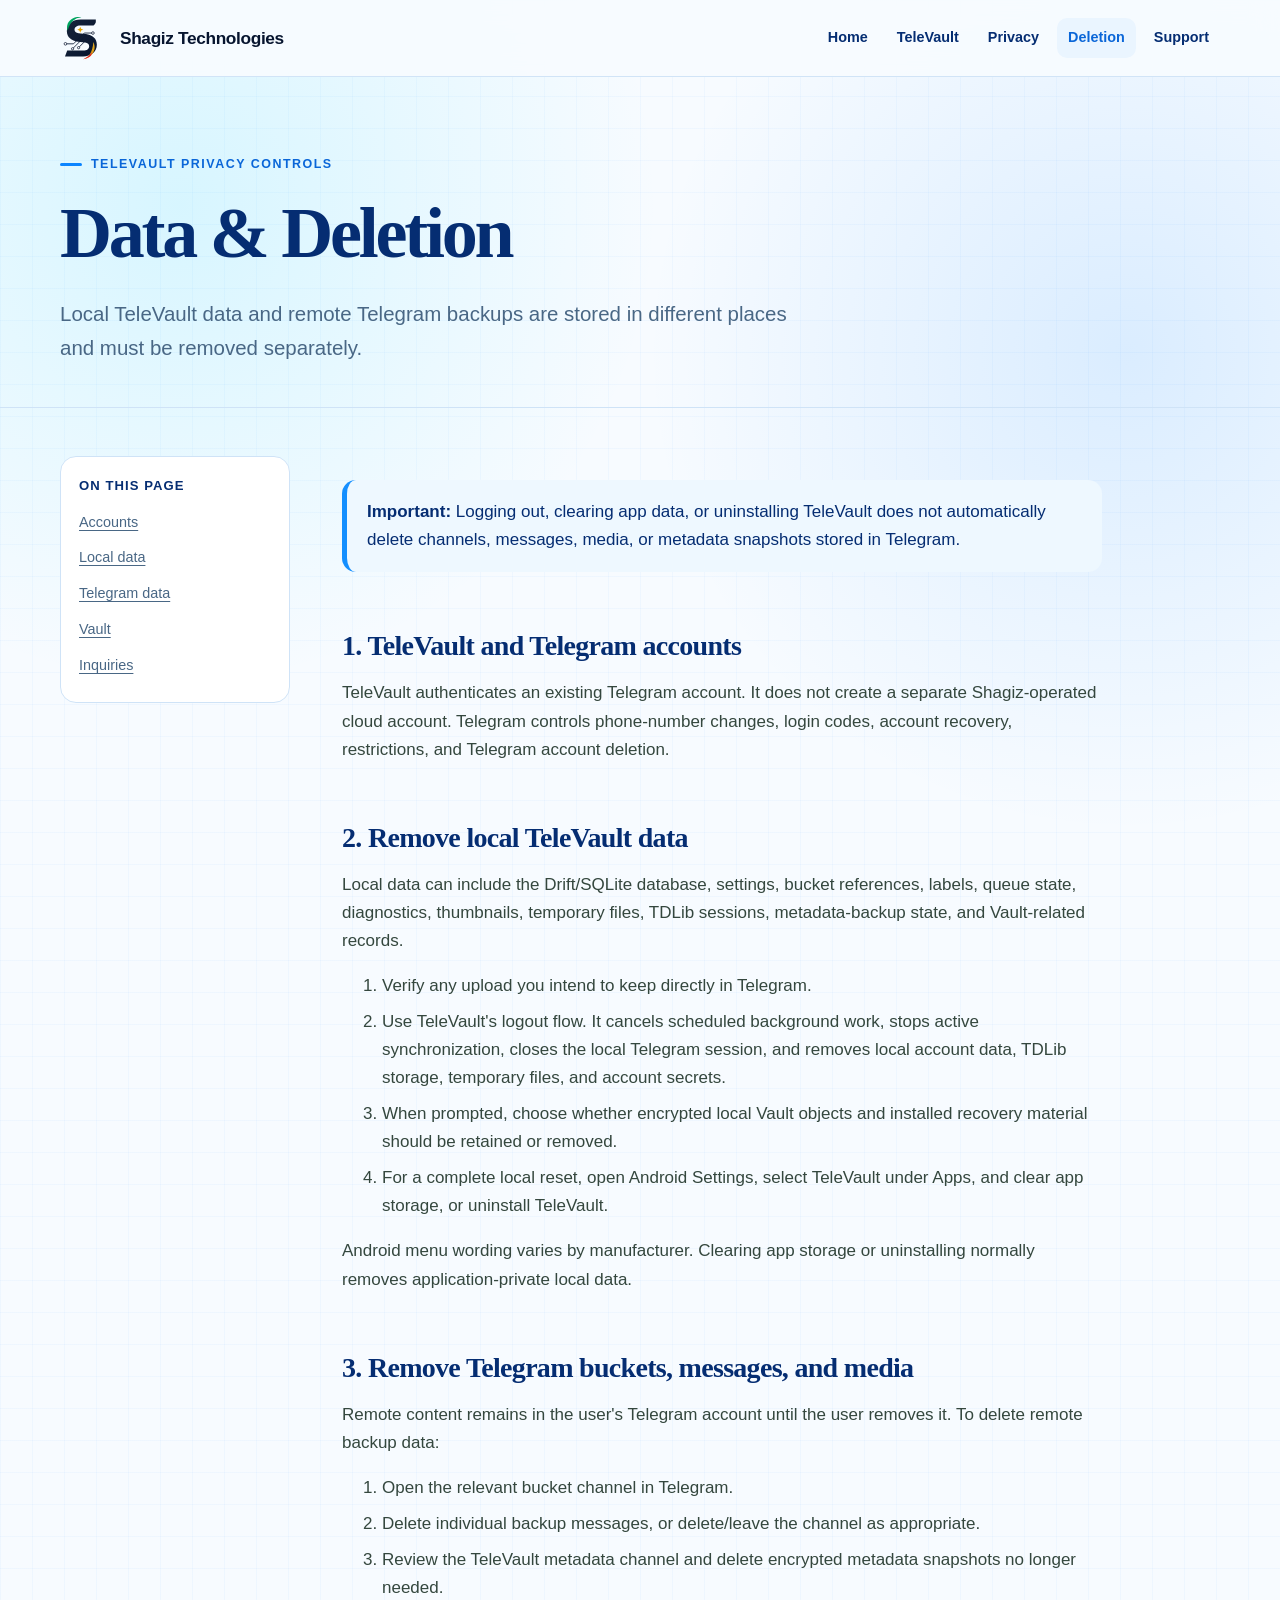
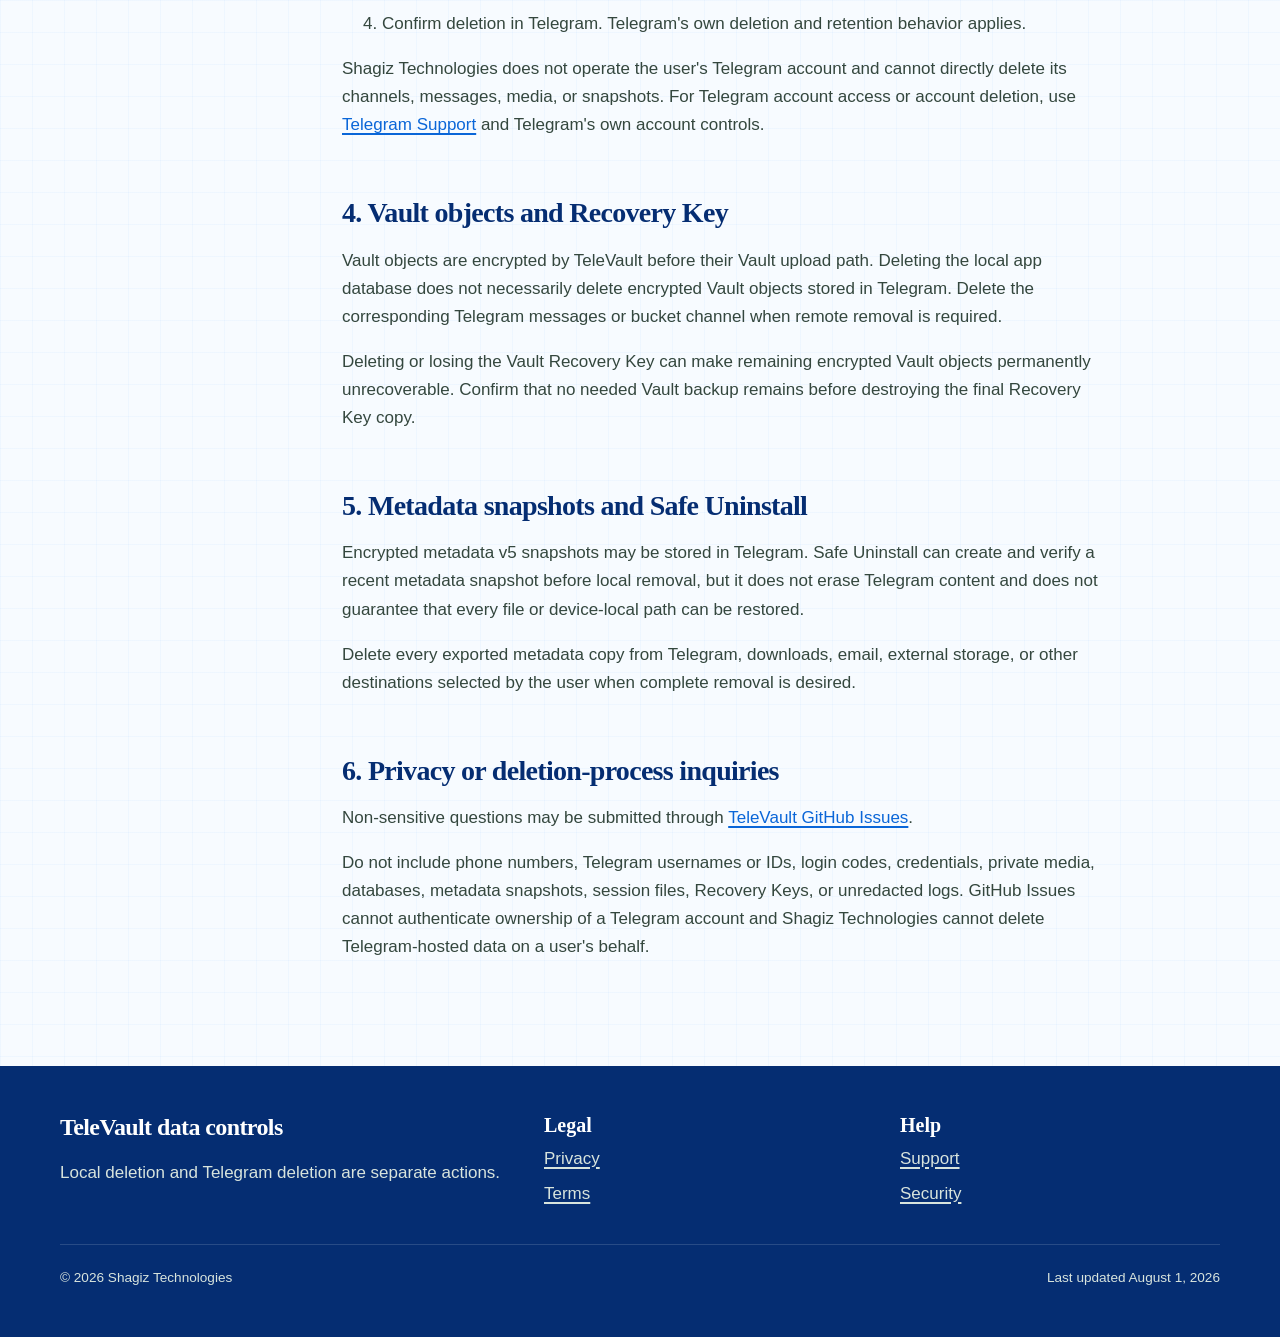
<file: tele-vault/delete-data.html>
<!doctype html>
<html lang="en">
<head>
  <meta charset="utf-8">
  <meta name="viewport" content="width=device-width, initial-scale=1">
  <meta name="robots" content="noindex">
  <link rel="canonical" href="https://shagiz-technologies.github.io/tele-vault/data-deletion.html">
  <meta http-equiv="refresh" content="0; url=/tele-vault/data-deletion.html">
  <link rel="stylesheet" href="/assets/css/site.css">
  <title>Page moved | Shagiz Technologies</title>
</head>
<body>
  <main id="main">
    <section class="hero">
      <div class="shell">
        <p class="eyebrow">Page moved</p>
        <h1>This page has a new address.</h1>
        <p class="lede">Continue to <a href="/tele-vault/data-deletion.html">https://shagiz-technologies.github.io/tele-vault/data-deletion.html</a>.</p>
      </div>
    </section>
  </main>
  <script>window.location.replace("/tele-vault/data-deletion.html");</script>
</body>
</html>
</file>
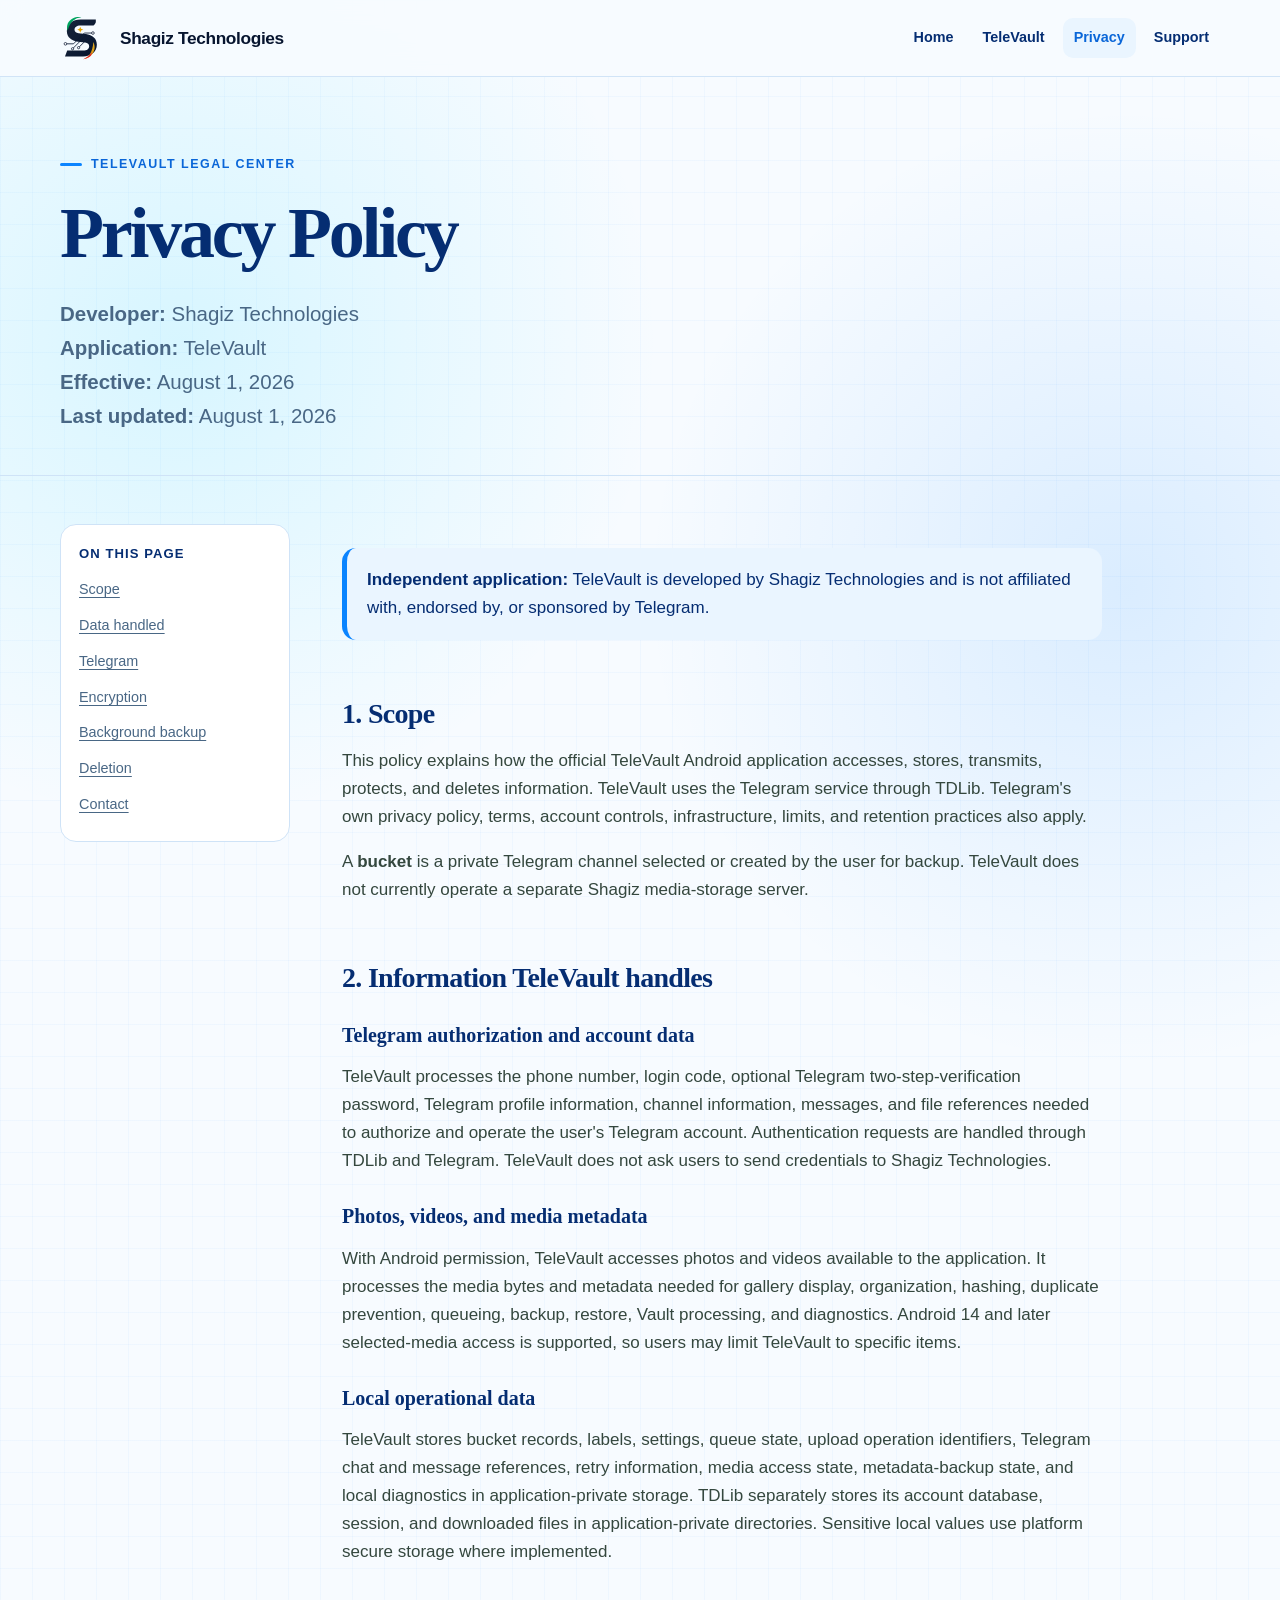
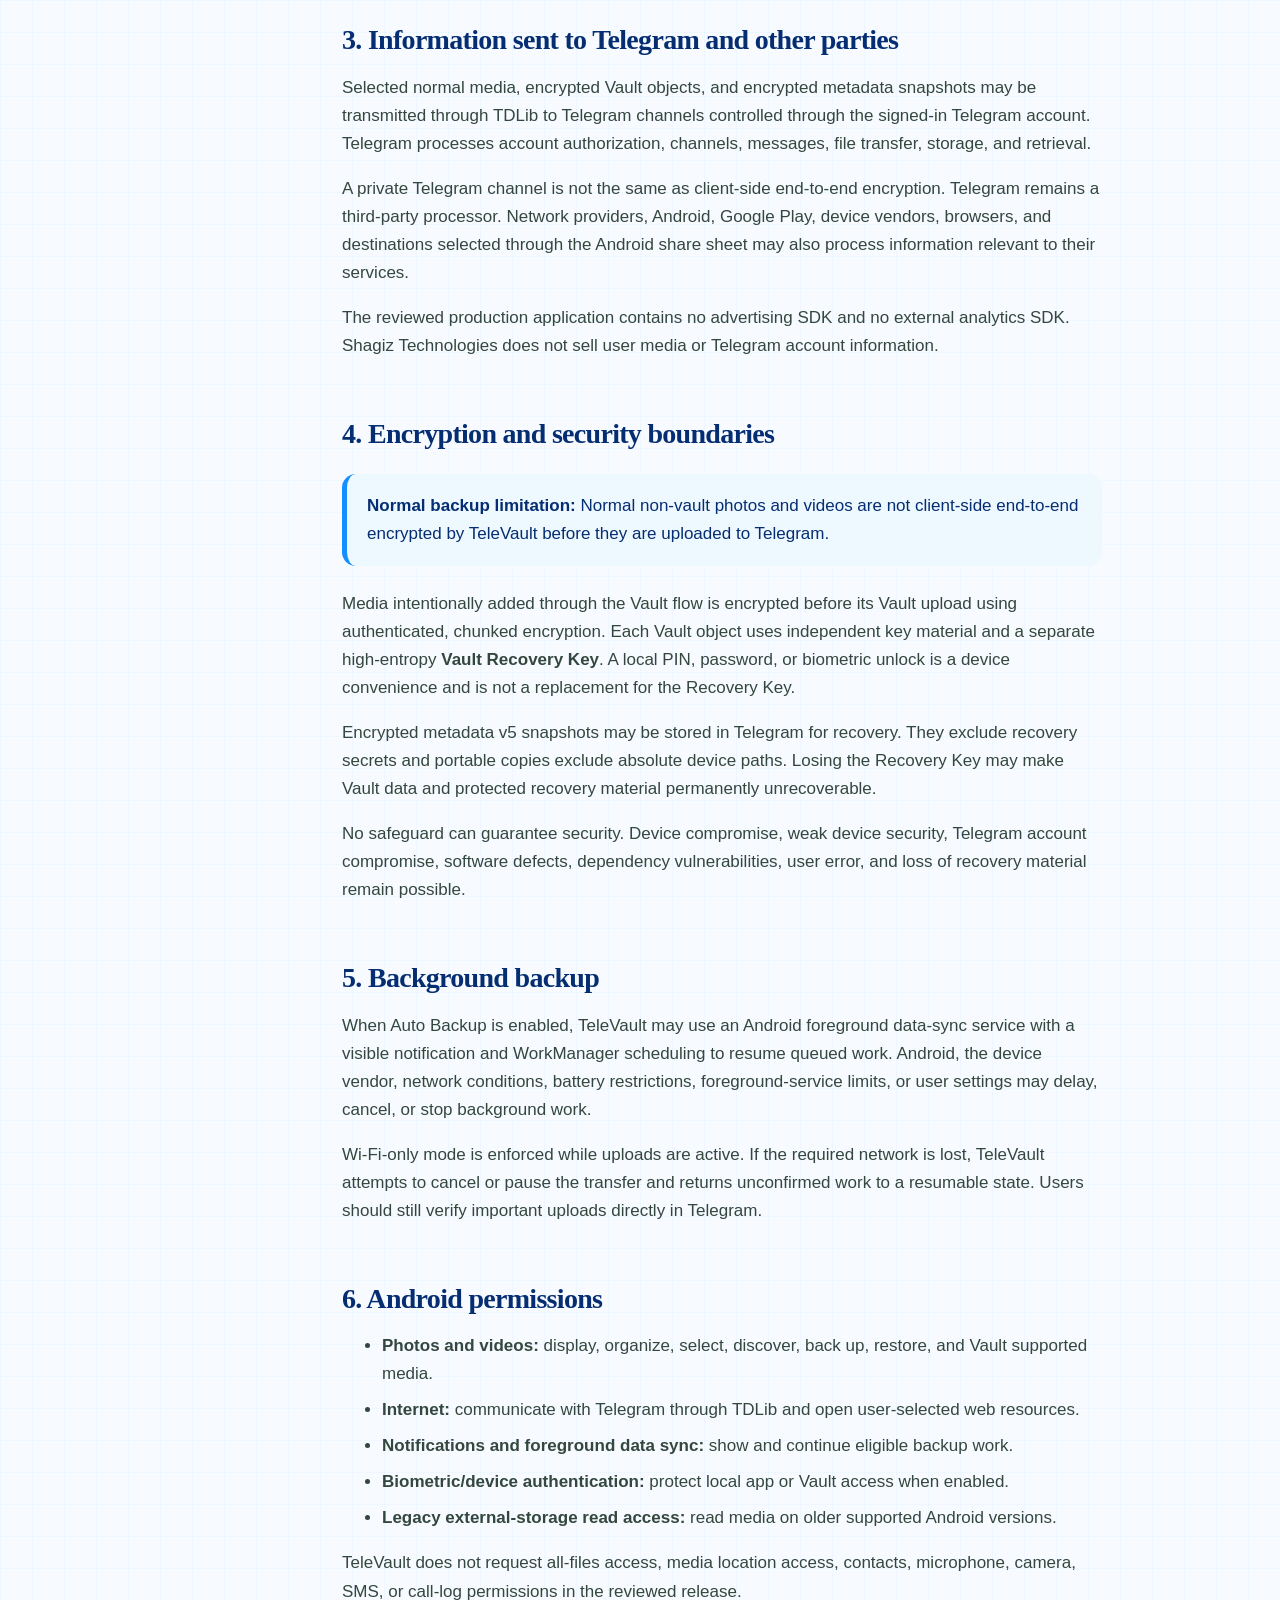
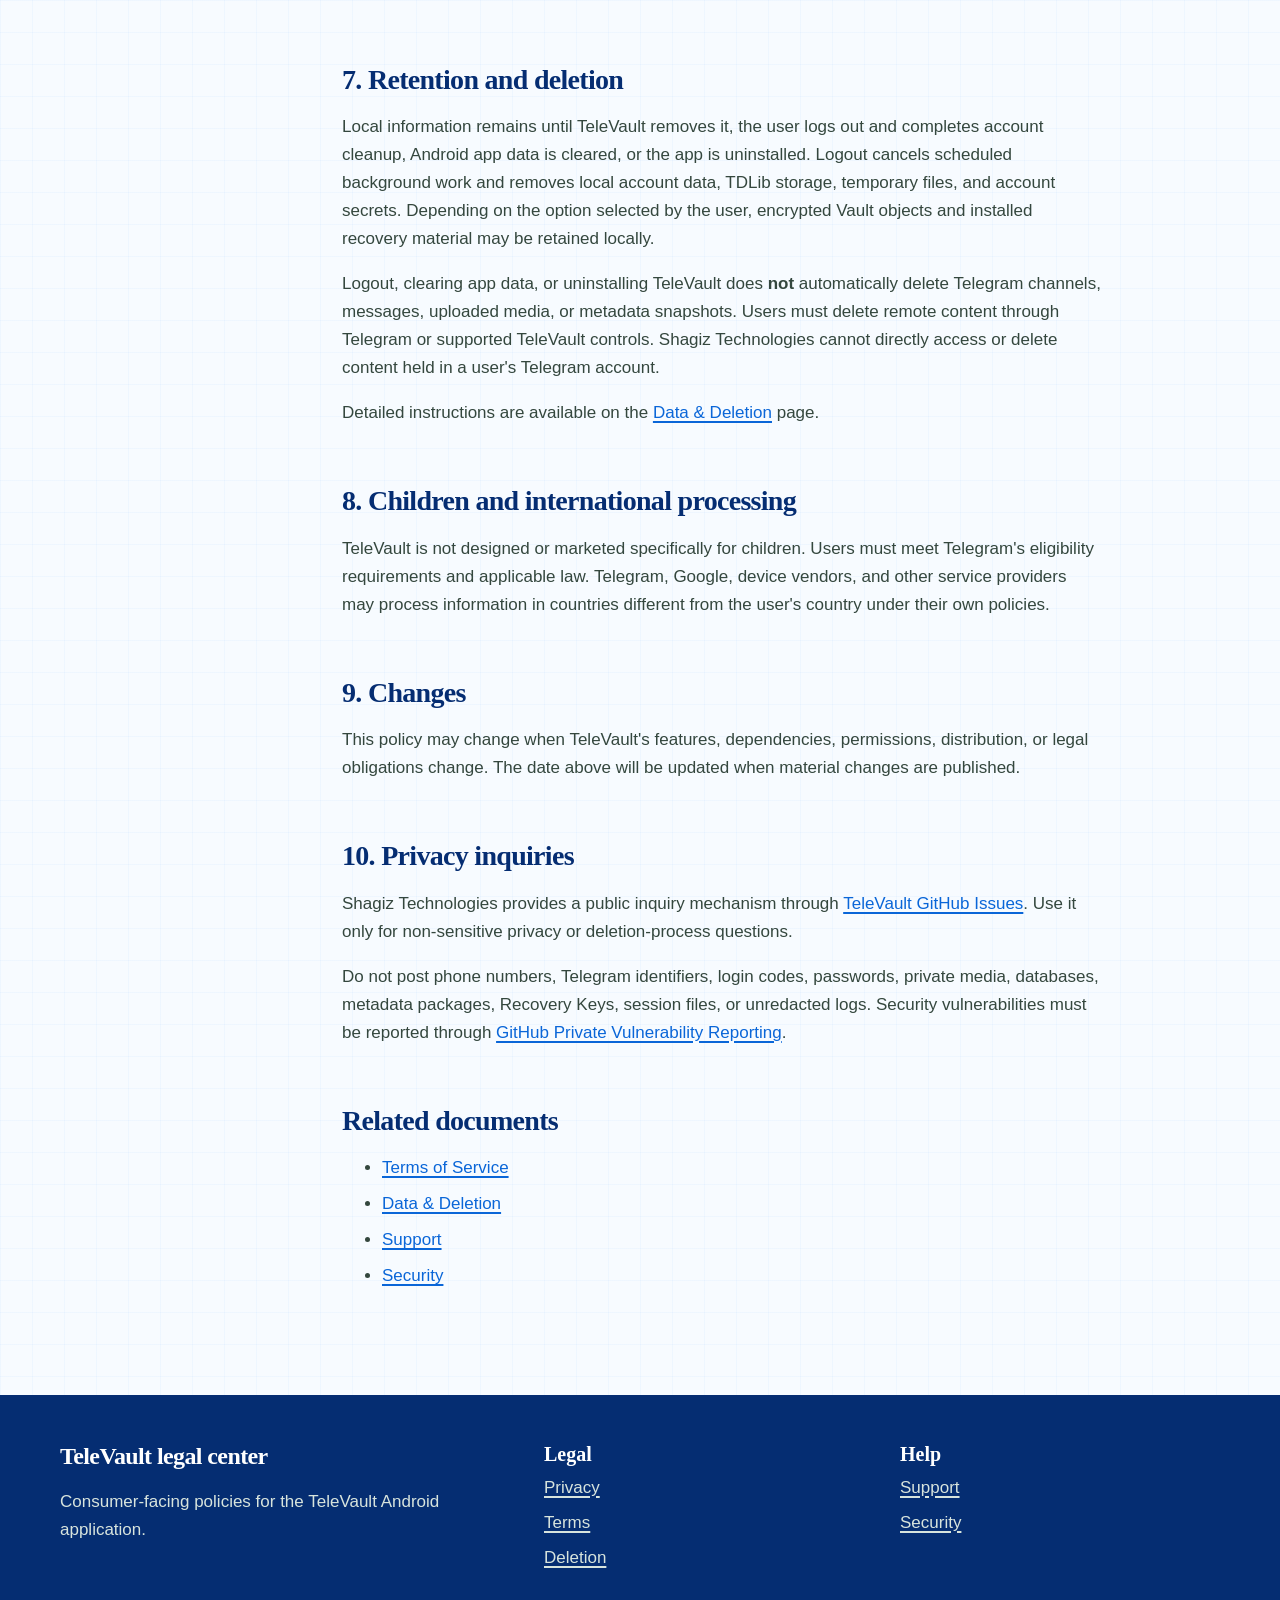
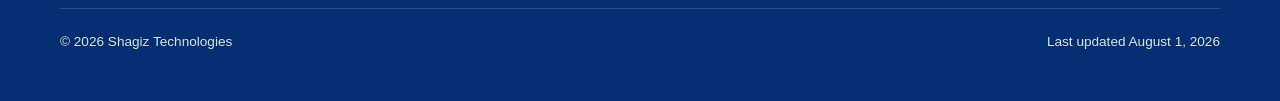
<file: tele-vault/privacy-policy.html>
<!doctype html>
<html lang="en">
<head>
  <meta charset="utf-8">
  <meta name="viewport" content="width=device-width, initial-scale=1">
  <meta name="description" content="Privacy Policy for the TeleVault Android media backup and vault application.">
  <link rel="canonical" href="https://shagiz-technologies.github.io/tele-vault/privacy-policy.html">
  <link rel="stylesheet" href="/assets/css/site.css">
  <title>TeleVault Privacy Policy | Shagiz Technologies</title>
</head>
<body>
  <a class="skip-link" href="#main">Skip to content</a>
  <header class="site-header"><div class="nav-shell">
    <a class="brand" href="/"><span class="brand-mark" aria-hidden="true">ST</span><span>Shagiz Technologies</span></a>
    <button class="nav-toggle" type="button" aria-expanded="false" aria-controls="site-navigation" data-nav-toggle>Menu</button>
    <nav class="site-nav" id="site-navigation" aria-label="Primary" data-navigation data-open="false"><a href="/">Home</a><a href="/tele-vault/">TeleVault</a><a href="/tele-vault/privacy-policy.html" aria-current="page">Privacy</a><a href="/tele-vault/support.html">Support</a></nav>
  </div></header>

  <main id="main">
    <header class="legal-hero"><div class="shell">
      <p class="eyebrow">TeleVault legal center</p>
      <h1>Privacy Policy</h1>
      <p class="lede"><strong>Developer:</strong> Shagiz Technologies<br><strong>Application:</strong> TeleVault<br><strong>Effective:</strong> August 1, 2026<br><strong>Last updated:</strong> August 1, 2026</p>
    </div></header>

    <div class="shell legal-layout">
      <nav class="legal-nav" aria-label="Privacy Policy sections"><strong>On this page</strong><a href="#scope">Scope</a><a href="#data">Data handled</a><a href="#telegram">Telegram</a><a href="#security">Encryption</a><a href="#background">Background backup</a><a href="#retention">Deletion</a><a href="#contact">Contact</a></nav>
      <article class="prose">
        <div class="notice"><strong>Independent application:</strong> TeleVault is developed by Shagiz Technologies and is not affiliated with, endorsed by, or sponsored by Telegram.</div>

        <h2 id="scope">1. Scope</h2>
        <p>This policy explains how the official TeleVault Android application accesses, stores, transmits, protects, and deletes information. TeleVault uses the Telegram service through TDLib. Telegram's own privacy policy, terms, account controls, infrastructure, limits, and retention practices also apply.</p>
        <p>A <strong>bucket</strong> is a private Telegram channel selected or created by the user for backup. TeleVault does not currently operate a separate Shagiz media-storage server.</p>

        <h2 id="data">2. Information TeleVault handles</h2>
        <h3>Telegram authorization and account data</h3>
        <p>TeleVault processes the phone number, login code, optional Telegram two-step-verification password, Telegram profile information, channel information, messages, and file references needed to authorize and operate the user's Telegram account. Authentication requests are handled through TDLib and Telegram. TeleVault does not ask users to send credentials to Shagiz Technologies.</p>

        <h3>Photos, videos, and media metadata</h3>
        <p>With Android permission, TeleVault accesses photos and videos available to the application. It processes the media bytes and metadata needed for gallery display, organization, hashing, duplicate prevention, queueing, backup, restore, Vault processing, and diagnostics. Android 14 and later selected-media access is supported, so users may limit TeleVault to specific items.</p>

        <h3>Local operational data</h3>
        <p>TeleVault stores bucket records, labels, settings, queue state, upload operation identifiers, Telegram chat and message references, retry information, media access state, metadata-backup state, and local diagnostics in application-private storage. TDLib separately stores its account database, session, and downloaded files in application-private directories. Sensitive local values use platform secure storage where implemented.</p>

        <h2 id="telegram">3. Information sent to Telegram and other parties</h2>
        <p>Selected normal media, encrypted Vault objects, and encrypted metadata snapshots may be transmitted through TDLib to Telegram channels controlled through the signed-in Telegram account. Telegram processes account authorization, channels, messages, file transfer, storage, and retrieval.</p>
        <p>A private Telegram channel is not the same as client-side end-to-end encryption. Telegram remains a third-party processor. Network providers, Android, Google Play, device vendors, browsers, and destinations selected through the Android share sheet may also process information relevant to their services.</p>
        <p>The reviewed production application contains no advertising SDK and no external analytics SDK. Shagiz Technologies does not sell user media or Telegram account information.</p>

        <h2 id="security">4. Encryption and security boundaries</h2>
        <div class="warning"><strong>Normal backup limitation:</strong> Normal non-vault photos and videos are not client-side end-to-end encrypted by TeleVault before they are uploaded to Telegram.</div>
        <p>Media intentionally added through the Vault flow is encrypted before its Vault upload using authenticated, chunked encryption. Each Vault object uses independent key material and a separate high-entropy <strong>Vault Recovery Key</strong>. A local PIN, password, or biometric unlock is a device convenience and is not a replacement for the Recovery Key.</p>
        <p>Encrypted metadata v5 snapshots may be stored in Telegram for recovery. They exclude recovery secrets and portable copies exclude absolute device paths. Losing the Recovery Key may make Vault data and protected recovery material permanently unrecoverable.</p>
        <p>No safeguard can guarantee security. Device compromise, weak device security, Telegram account compromise, software defects, dependency vulnerabilities, user error, and loss of recovery material remain possible.</p>

        <h2 id="background">5. Background backup</h2>
        <p>When Auto Backup is enabled, TeleVault may use an Android foreground data-sync service with a visible notification and WorkManager scheduling to resume queued work. Android, the device vendor, network conditions, battery restrictions, foreground-service limits, or user settings may delay, cancel, or stop background work.</p>
        <p>Wi-Fi-only mode is enforced while uploads are active. If the required network is lost, TeleVault attempts to cancel or pause the transfer and returns unconfirmed work to a resumable state. Users should still verify important uploads directly in Telegram.</p>

        <h2>6. Android permissions</h2>
        <ul>
          <li><strong>Photos and videos:</strong> display, organize, select, discover, back up, restore, and Vault supported media.</li>
          <li><strong>Internet:</strong> communicate with Telegram through TDLib and open user-selected web resources.</li>
          <li><strong>Notifications and foreground data sync:</strong> show and continue eligible backup work.</li>
          <li><strong>Biometric/device authentication:</strong> protect local app or Vault access when enabled.</li>
          <li><strong>Legacy external-storage read access:</strong> read media on older supported Android versions.</li>
        </ul>
        <p>TeleVault does not request all-files access, media location access, contacts, microphone, camera, SMS, or call-log permissions in the reviewed release.</p>

        <h2 id="retention">7. Retention and deletion</h2>
        <p>Local information remains until TeleVault removes it, the user logs out and completes account cleanup, Android app data is cleared, or the app is uninstalled. Logout cancels scheduled background work and removes local account data, TDLib storage, temporary files, and account secrets. Depending on the option selected by the user, encrypted Vault objects and installed recovery material may be retained locally.</p>
        <p>Logout, clearing app data, or uninstalling TeleVault does <strong>not</strong> automatically delete Telegram channels, messages, uploaded media, or metadata snapshots. Users must delete remote content through Telegram or supported TeleVault controls. Shagiz Technologies cannot directly access or delete content held in a user's Telegram account.</p>
        <p>Detailed instructions are available on the <a href="/tele-vault/data-deletion.html">Data &amp; Deletion</a> page.</p>

        <h2>8. Children and international processing</h2>
        <p>TeleVault is not designed or marketed specifically for children. Users must meet Telegram's eligibility requirements and applicable law. Telegram, Google, device vendors, and other service providers may process information in countries different from the user's country under their own policies.</p>

        <h2>9. Changes</h2>
        <p>This policy may change when TeleVault's features, dependencies, permissions, distribution, or legal obligations change. The date above will be updated when material changes are published.</p>

        <h2 id="contact">10. Privacy inquiries</h2>
        <p>Shagiz Technologies provides a public inquiry mechanism through <a href="https://github.com/Shagiz-Technologies/televault/issues/new?title=Privacy%20inquiry%3A%20">TeleVault GitHub Issues</a>. Use it only for non-sensitive privacy or deletion-process questions.</p>
        <p>Do not post phone numbers, Telegram identifiers, login codes, passwords, private media, databases, metadata packages, Recovery Keys, session files, or unredacted logs. Security vulnerabilities must be reported through <a href="https://github.com/Shagiz-Technologies/televault/security/advisories/new">GitHub Private Vulnerability Reporting</a>.</p>

        <h2>Related documents</h2>
        <ul><li><a href="/tele-vault/terms-of-service.html">Terms of Service</a></li><li><a href="/tele-vault/data-deletion.html">Data &amp; Deletion</a></li><li><a href="/tele-vault/support.html">Support</a></li><li><a href="/tele-vault/security.html">Security</a></li></ul>
      </article>
    </div>
  </main>

  <footer class="site-footer"><div class="shell"><div class="footer-grid"><div><h2>TeleVault legal center</h2><p>Consumer-facing policies for the TeleVault Android application.</p></div><div><h3>Legal</h3><ul class="footer-links"><li><a href="/tele-vault/privacy-policy.html">Privacy</a></li><li><a href="/tele-vault/terms-of-service.html">Terms</a></li><li><a href="/tele-vault/data-deletion.html">Deletion</a></li></ul></div><div><h3>Help</h3><ul class="footer-links"><li><a href="/tele-vault/support.html">Support</a></li><li><a href="/tele-vault/security.html">Security</a></li></ul></div></div><div class="footer-bottom"><span>&copy; <span data-current-year>2026</span> Shagiz Technologies</span><span>Last updated August 1, 2026</span></div></div></footer>
  <script src="/assets/js/site.js" defer></script>
</body>
</html>
</file>
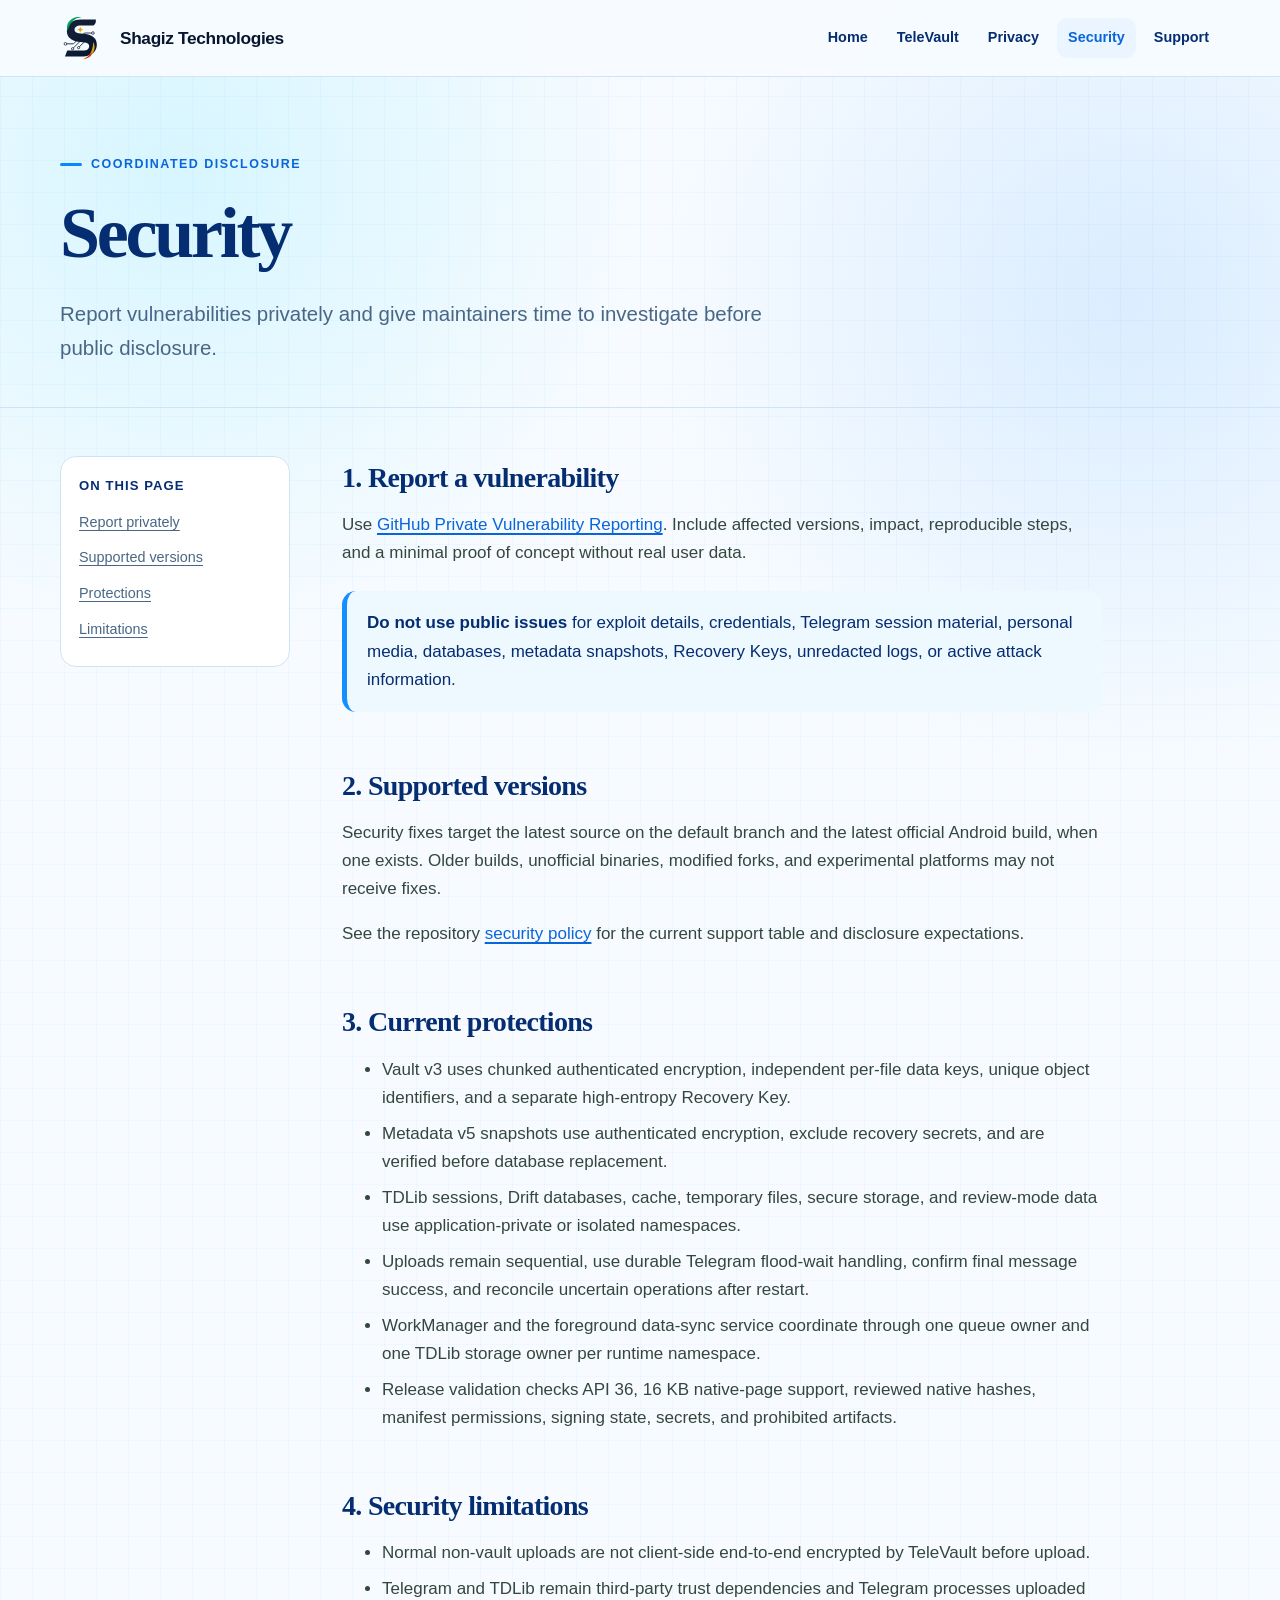
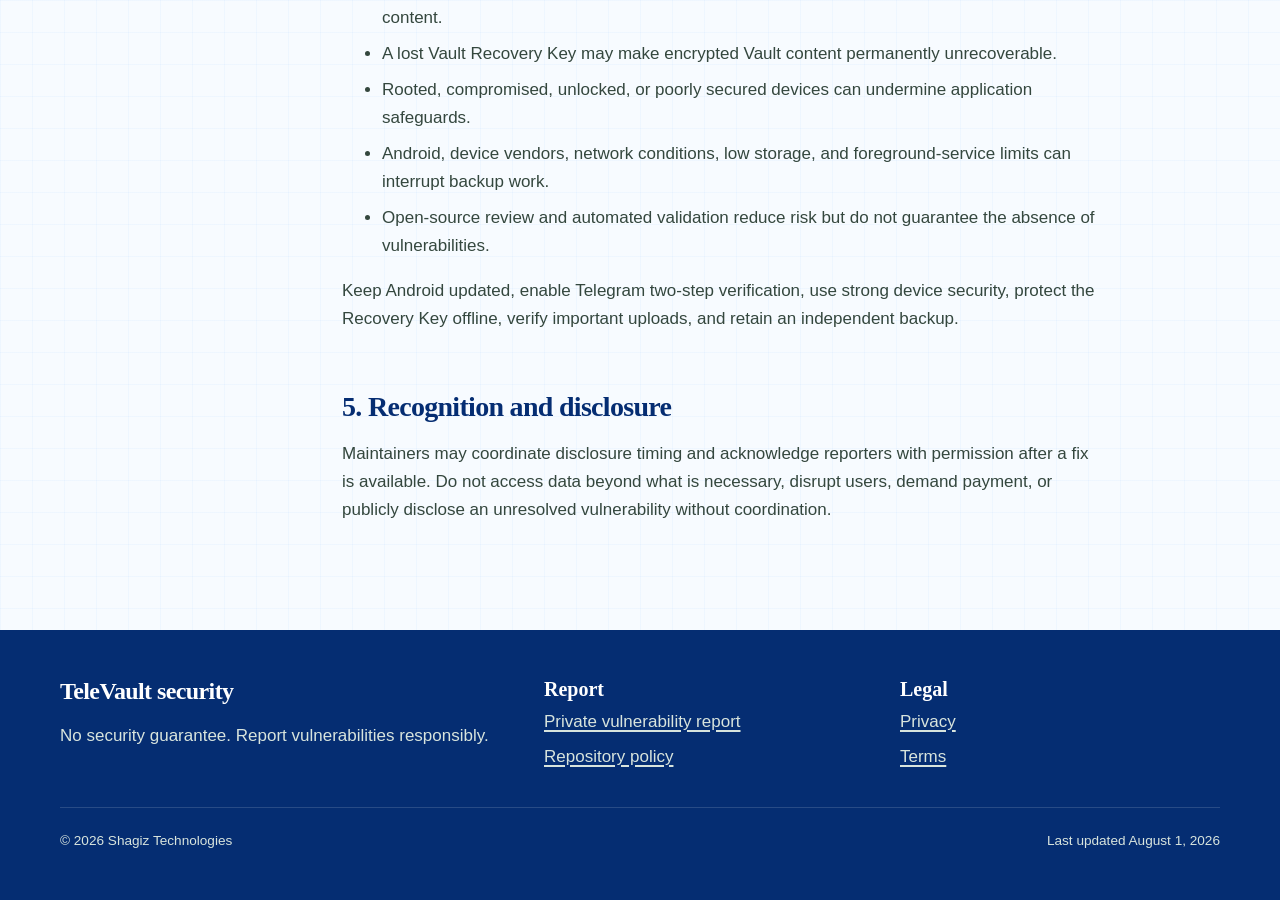
<file: tele-vault/security.html>
<!doctype html>
<html lang="en">
<head>
  <meta charset="utf-8">
  <meta name="viewport" content="width=device-width, initial-scale=1">
  <meta name="description" content="TeleVault security policy, limitations, supported versions, and coordinated vulnerability disclosure.">
  <link rel="canonical" href="https://shagiz-technologies.github.io/tele-vault/security.html">
  <link rel="stylesheet" href="/assets/css/site.css">
  <title>TeleVault Security | Shagiz Technologies</title>
</head>
<body>
  <a class="skip-link" href="#main">Skip to content</a>
  <header class="site-header"><div class="nav-shell">
    <a class="brand" href="/"><span class="brand-mark" aria-hidden="true">ST</span><span>Shagiz Technologies</span></a>
    <button class="nav-toggle" type="button" aria-expanded="false" aria-controls="site-navigation" data-nav-toggle>Menu</button>
    <nav class="site-nav" id="site-navigation" aria-label="Primary" data-navigation data-open="false"><a href="/">Home</a><a href="/tele-vault/">TeleVault</a><a href="/tele-vault/privacy-policy.html">Privacy</a><a href="/tele-vault/security.html" aria-current="page">Security</a><a href="/tele-vault/support.html">Support</a></nav>
  </div></header>

  <main id="main">
    <header class="legal-hero"><div class="shell"><p class="eyebrow">Coordinated disclosure</p><h1>Security</h1><p class="lede">Report vulnerabilities privately and give maintainers time to investigate before public disclosure.</p></div></header>
    <div class="shell legal-layout">
      <nav class="legal-nav" aria-label="Security sections"><strong>On this page</strong><a href="#report">Report privately</a><a href="#versions">Supported versions</a><a href="#protections">Protections</a><a href="#limits">Limitations</a></nav>
      <article class="prose">
        <h2 id="report">1. Report a vulnerability</h2>
        <p>Use <a href="https://github.com/Shagiz-Technologies/televault/security/advisories/new">GitHub Private Vulnerability Reporting</a>. Include affected versions, impact, reproducible steps, and a minimal proof of concept without real user data.</p>
        <div class="warning"><strong>Do not use public issues</strong> for exploit details, credentials, Telegram session material, personal media, databases, metadata snapshots, Recovery Keys, unredacted logs, or active attack information.</div>

        <h2 id="versions">2. Supported versions</h2>
        <p>Security fixes target the latest source on the default branch and the latest official Android build, when one exists. Older builds, unofficial binaries, modified forks, and experimental platforms may not receive fixes.</p>
        <p>See the repository <a href="https://github.com/Shagiz-Technologies/televault/security/policy">security policy</a> for the current support table and disclosure expectations.</p>

        <h2 id="protections">3. Current protections</h2>
        <ul>
          <li>Vault v3 uses chunked authenticated encryption, independent per-file data keys, unique object identifiers, and a separate high-entropy Recovery Key.</li>
          <li>Metadata v5 snapshots use authenticated encryption, exclude recovery secrets, and are verified before database replacement.</li>
          <li>TDLib sessions, Drift databases, cache, temporary files, secure storage, and review-mode data use application-private or isolated namespaces.</li>
          <li>Uploads remain sequential, use durable Telegram flood-wait handling, confirm final message success, and reconcile uncertain operations after restart.</li>
          <li>WorkManager and the foreground data-sync service coordinate through one queue owner and one TDLib storage owner per runtime namespace.</li>
          <li>Release validation checks API 36, 16 KB native-page support, reviewed native hashes, manifest permissions, signing state, secrets, and prohibited artifacts.</li>
        </ul>

        <h2 id="limits">4. Security limitations</h2>
        <ul>
          <li>Normal non-vault uploads are not client-side end-to-end encrypted by TeleVault before upload.</li>
          <li>Telegram and TDLib remain third-party trust dependencies and Telegram processes uploaded content.</li>
          <li>A lost Vault Recovery Key may make encrypted Vault content permanently unrecoverable.</li>
          <li>Rooted, compromised, unlocked, or poorly secured devices can undermine application safeguards.</li>
          <li>Android, device vendors, network conditions, low storage, and foreground-service limits can interrupt backup work.</li>
          <li>Open-source review and automated validation reduce risk but do not guarantee the absence of vulnerabilities.</li>
        </ul>
        <p>Keep Android updated, enable Telegram two-step verification, use strong device security, protect the Recovery Key offline, verify important uploads, and retain an independent backup.</p>

        <h2>5. Recognition and disclosure</h2>
        <p>Maintainers may coordinate disclosure timing and acknowledge reporters with permission after a fix is available. Do not access data beyond what is necessary, disrupt users, demand payment, or publicly disclose an unresolved vulnerability without coordination.</p>
      </article>
    </div>
  </main>

  <footer class="site-footer"><div class="shell"><div class="footer-grid"><div><h2>TeleVault security</h2><p>No security guarantee. Report vulnerabilities responsibly.</p></div><div><h3>Report</h3><ul class="footer-links"><li><a href="https://github.com/Shagiz-Technologies/televault/security/advisories/new">Private vulnerability report</a></li><li><a href="https://github.com/Shagiz-Technologies/televault/security/policy">Repository policy</a></li></ul></div><div><h3>Legal</h3><ul class="footer-links"><li><a href="/tele-vault/privacy-policy.html">Privacy</a></li><li><a href="/tele-vault/terms-of-service.html">Terms</a></li></ul></div></div><div class="footer-bottom"><span>&copy; <span data-current-year>2026</span> Shagiz Technologies</span><span>Last updated August 1, 2026</span></div></div></footer>
  <script src="/assets/js/site.js" defer></script>
</body>
</html>
</file>
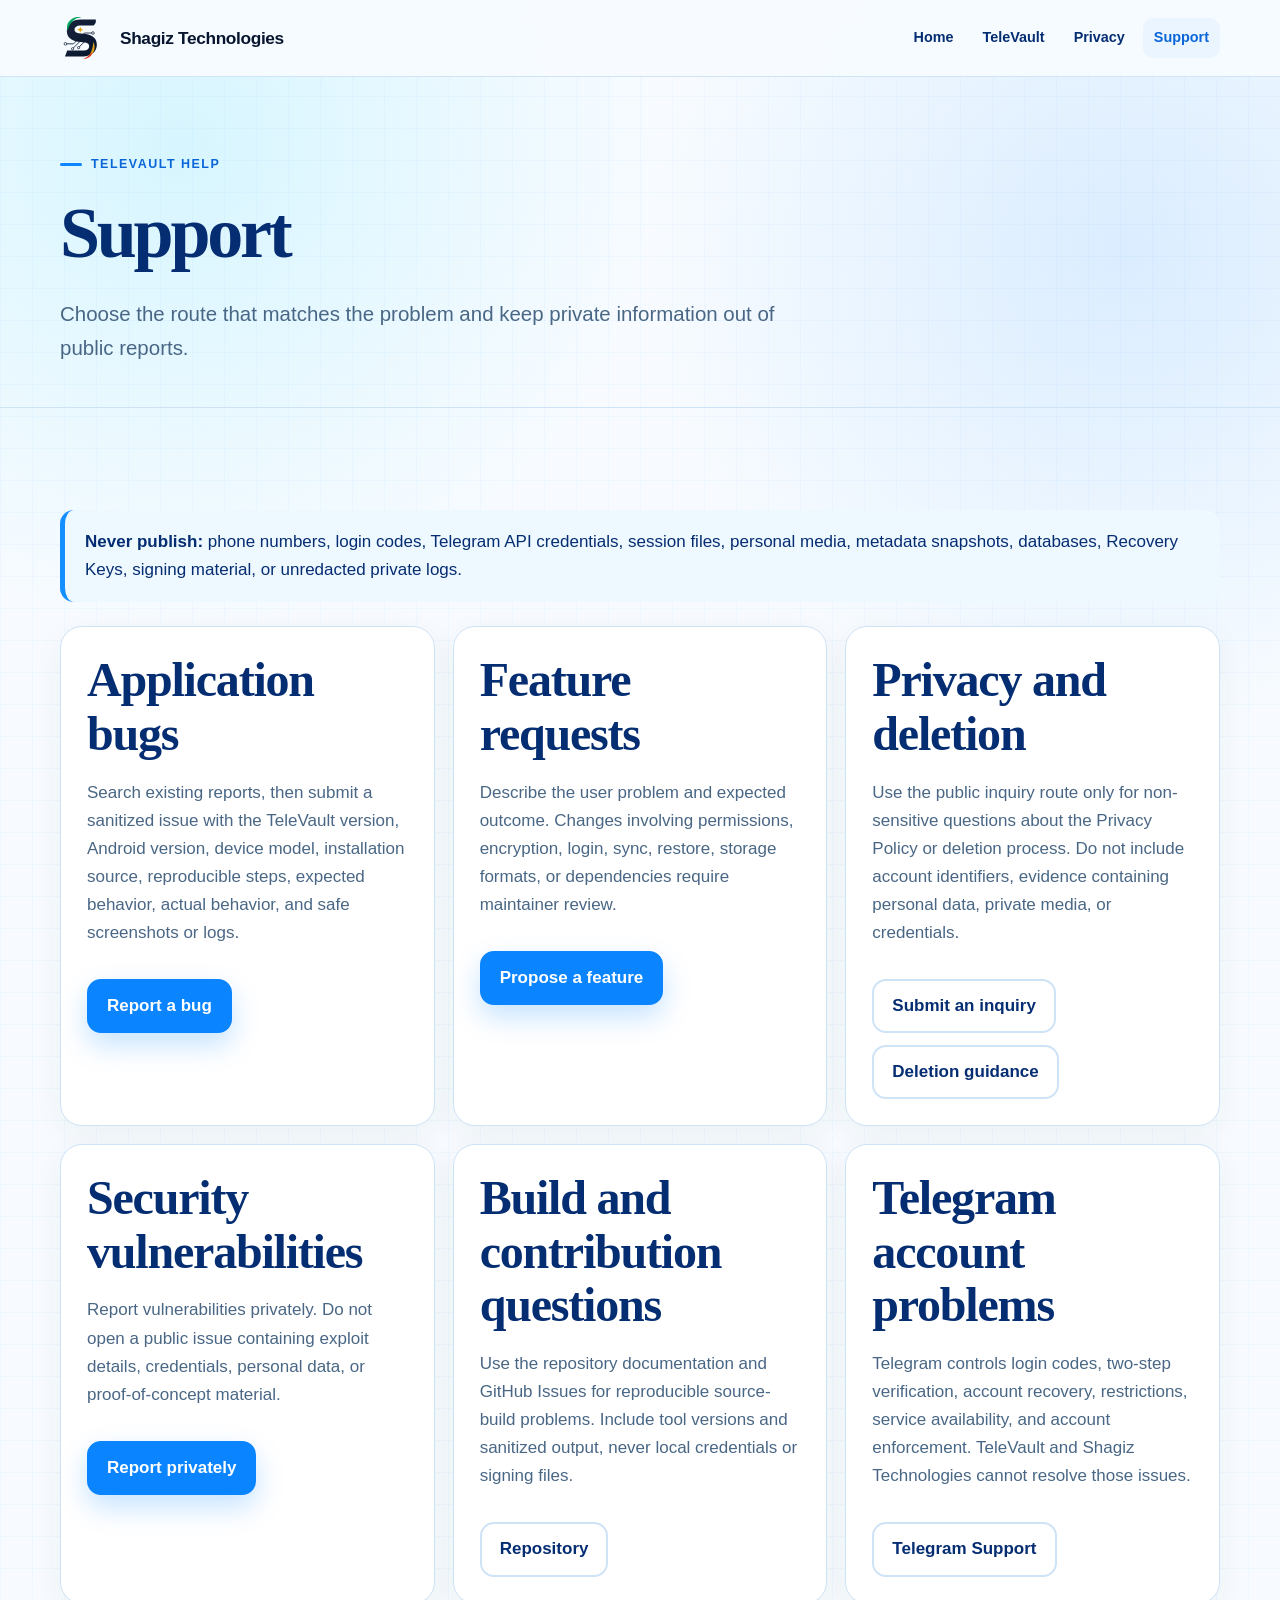
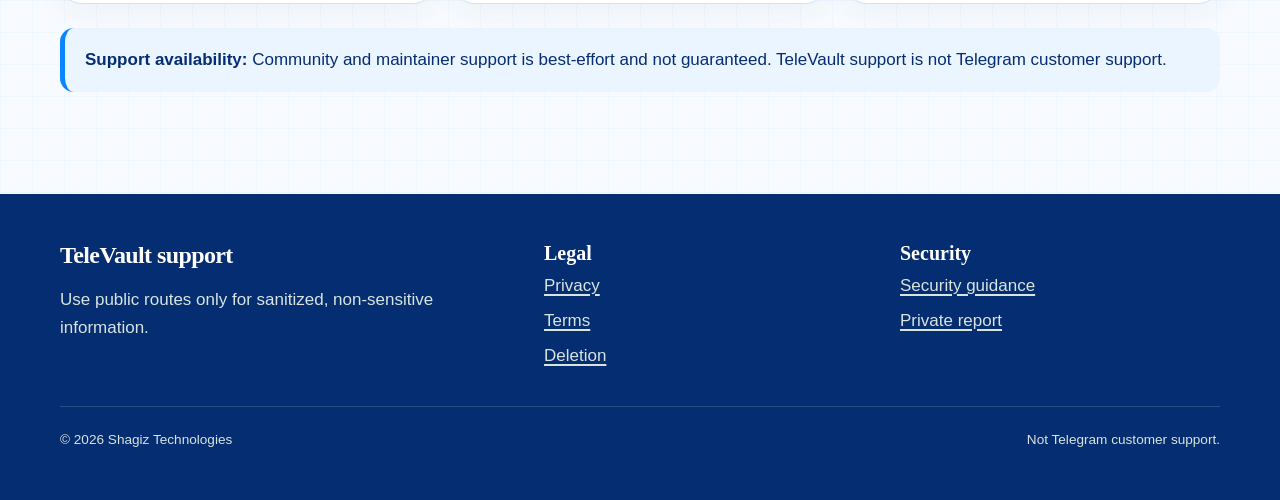
<file: tele-vault/support.html>
<!doctype html>
<html lang="en">
<head>
  <meta charset="utf-8">
  <meta name="viewport" content="width=device-width, initial-scale=1">
  <meta name="description" content="Support routes for TeleVault bugs, privacy questions, security reports, builds, and Telegram account problems.">
  <link rel="canonical" href="https://shagiz-technologies.github.io/tele-vault/support.html">
  <link rel="stylesheet" href="/assets/css/site.css">
  <title>TeleVault Support | Shagiz Technologies</title>
</head>
<body>
  <a class="skip-link" href="#main">Skip to content</a>
  <header class="site-header"><div class="nav-shell">
    <a class="brand" href="/"><span class="brand-mark" aria-hidden="true">ST</span><span>Shagiz Technologies</span></a>
    <button class="nav-toggle" type="button" aria-expanded="false" aria-controls="site-navigation" data-nav-toggle>Menu</button>
    <nav class="site-nav" id="site-navigation" aria-label="Primary" data-navigation data-open="false"><a href="/">Home</a><a href="/tele-vault/">TeleVault</a><a href="/tele-vault/privacy-policy.html">Privacy</a><a href="/tele-vault/support.html" aria-current="page">Support</a></nav>
  </div></header>

  <main id="main">
    <header class="legal-hero"><div class="shell"><p class="eyebrow">TeleVault help</p><h1>Support</h1><p class="lede">Choose the route that matches the problem and keep private information out of public reports.</p></div></header>
    <section class="section"><div class="shell">
      <div class="warning"><strong>Never publish:</strong> phone numbers, login codes, Telegram API credentials, session files, personal media, metadata snapshots, databases, Recovery Keys, signing material, or unredacted private logs.</div>
      <div class="card-grid">
        <article class="card"><h2>Application bugs</h2><p>Search existing reports, then submit a sanitized issue with the TeleVault version, Android version, device model, installation source, reproducible steps, expected behavior, actual behavior, and safe screenshots or logs.</p><div class="actions"><a class="button" href="https://github.com/Shagiz-Technologies/televault/issues/new/choose">Report a bug</a></div></article>
        <article class="card"><h2>Feature requests</h2><p>Describe the user problem and expected outcome. Changes involving permissions, encryption, login, sync, restore, storage formats, or dependencies require maintainer review.</p><div class="actions"><a class="button" href="https://github.com/Shagiz-Technologies/televault/issues/new/choose">Propose a feature</a></div></article>
        <article class="card"><h2>Privacy and deletion</h2><p>Use the public inquiry route only for non-sensitive questions about the Privacy Policy or deletion process. Do not include account identifiers, evidence containing personal data, private media, or credentials.</p><div class="actions"><a class="button secondary" href="https://github.com/Shagiz-Technologies/televault/issues/new?title=Privacy%20or%20deletion%20inquiry%3A%20">Submit an inquiry</a><a class="button secondary" href="/tele-vault/data-deletion.html">Deletion guidance</a></div></article>
        <article class="card"><h2>Security vulnerabilities</h2><p>Report vulnerabilities privately. Do not open a public issue containing exploit details, credentials, personal data, or proof-of-concept material.</p><div class="actions"><a class="button" href="https://github.com/Shagiz-Technologies/televault/security/advisories/new">Report privately</a></div></article>
        <article class="card"><h2>Build and contribution questions</h2><p>Use the repository documentation and GitHub Issues for reproducible source-build problems. Include tool versions and sanitized output, never local credentials or signing files.</p><div class="actions"><a class="button secondary" href="https://github.com/Shagiz-Technologies/televault">Repository</a></div></article>
        <article class="card"><h2>Telegram account problems</h2><p>Telegram controls login codes, two-step verification, account recovery, restrictions, service availability, and account enforcement. TeleVault and Shagiz Technologies cannot resolve those issues.</p><div class="actions"><a class="button secondary" href="https://telegram.org/support">Telegram Support</a></div></article>
      </div>
      <div class="notice"><strong>Support availability:</strong> Community and maintainer support is best-effort and not guaranteed. TeleVault support is not Telegram customer support.</div>
    </div></section>
  </main>

  <footer class="site-footer"><div class="shell"><div class="footer-grid"><div><h2>TeleVault support</h2><p>Use public routes only for sanitized, non-sensitive information.</p></div><div><h3>Legal</h3><ul class="footer-links"><li><a href="/tele-vault/privacy-policy.html">Privacy</a></li><li><a href="/tele-vault/terms-of-service.html">Terms</a></li><li><a href="/tele-vault/data-deletion.html">Deletion</a></li></ul></div><div><h3>Security</h3><ul class="footer-links"><li><a href="/tele-vault/security.html">Security guidance</a></li><li><a href="https://github.com/Shagiz-Technologies/televault/security/advisories/new">Private report</a></li></ul></div></div><div class="footer-bottom"><span>&copy; <span data-current-year>2026</span> Shagiz Technologies</span><span>Not Telegram customer support.</span></div></div></footer>
  <script src="/assets/js/site.js" defer></script>
</body>
</html>
</file>
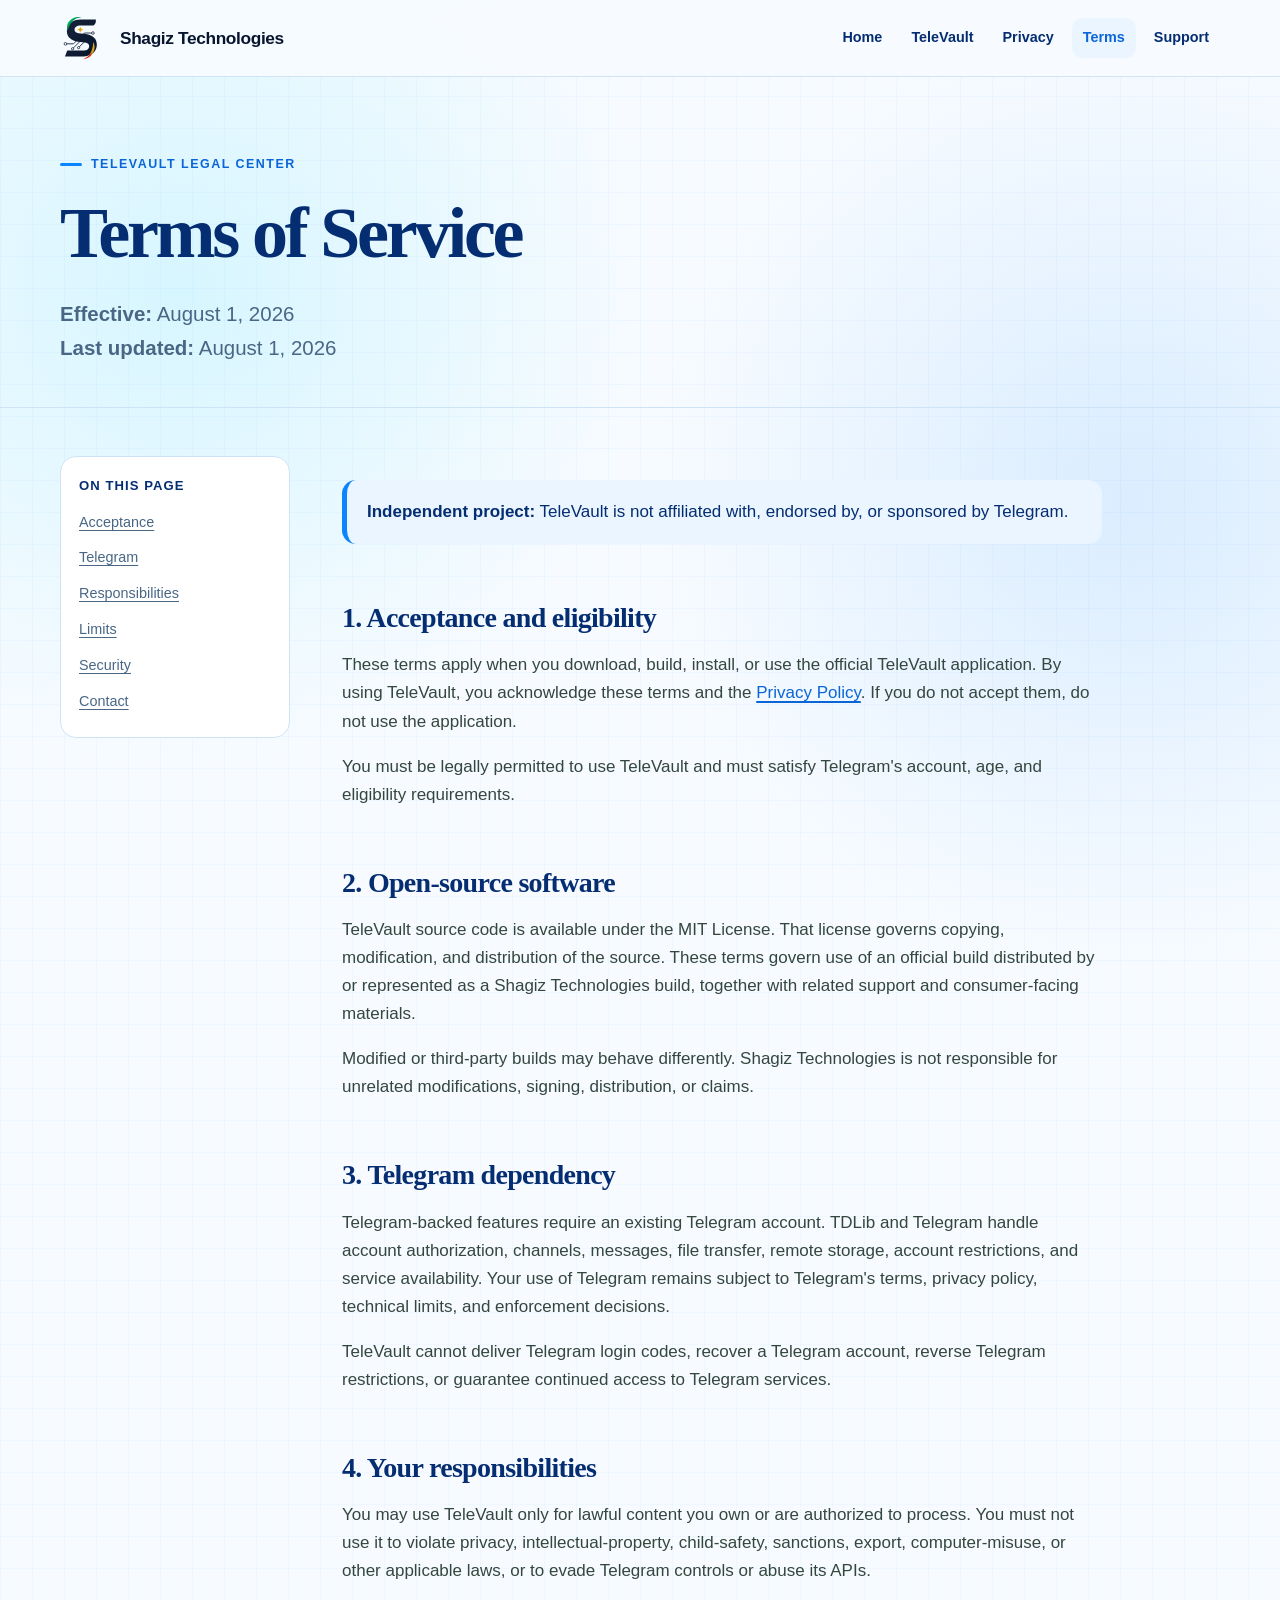
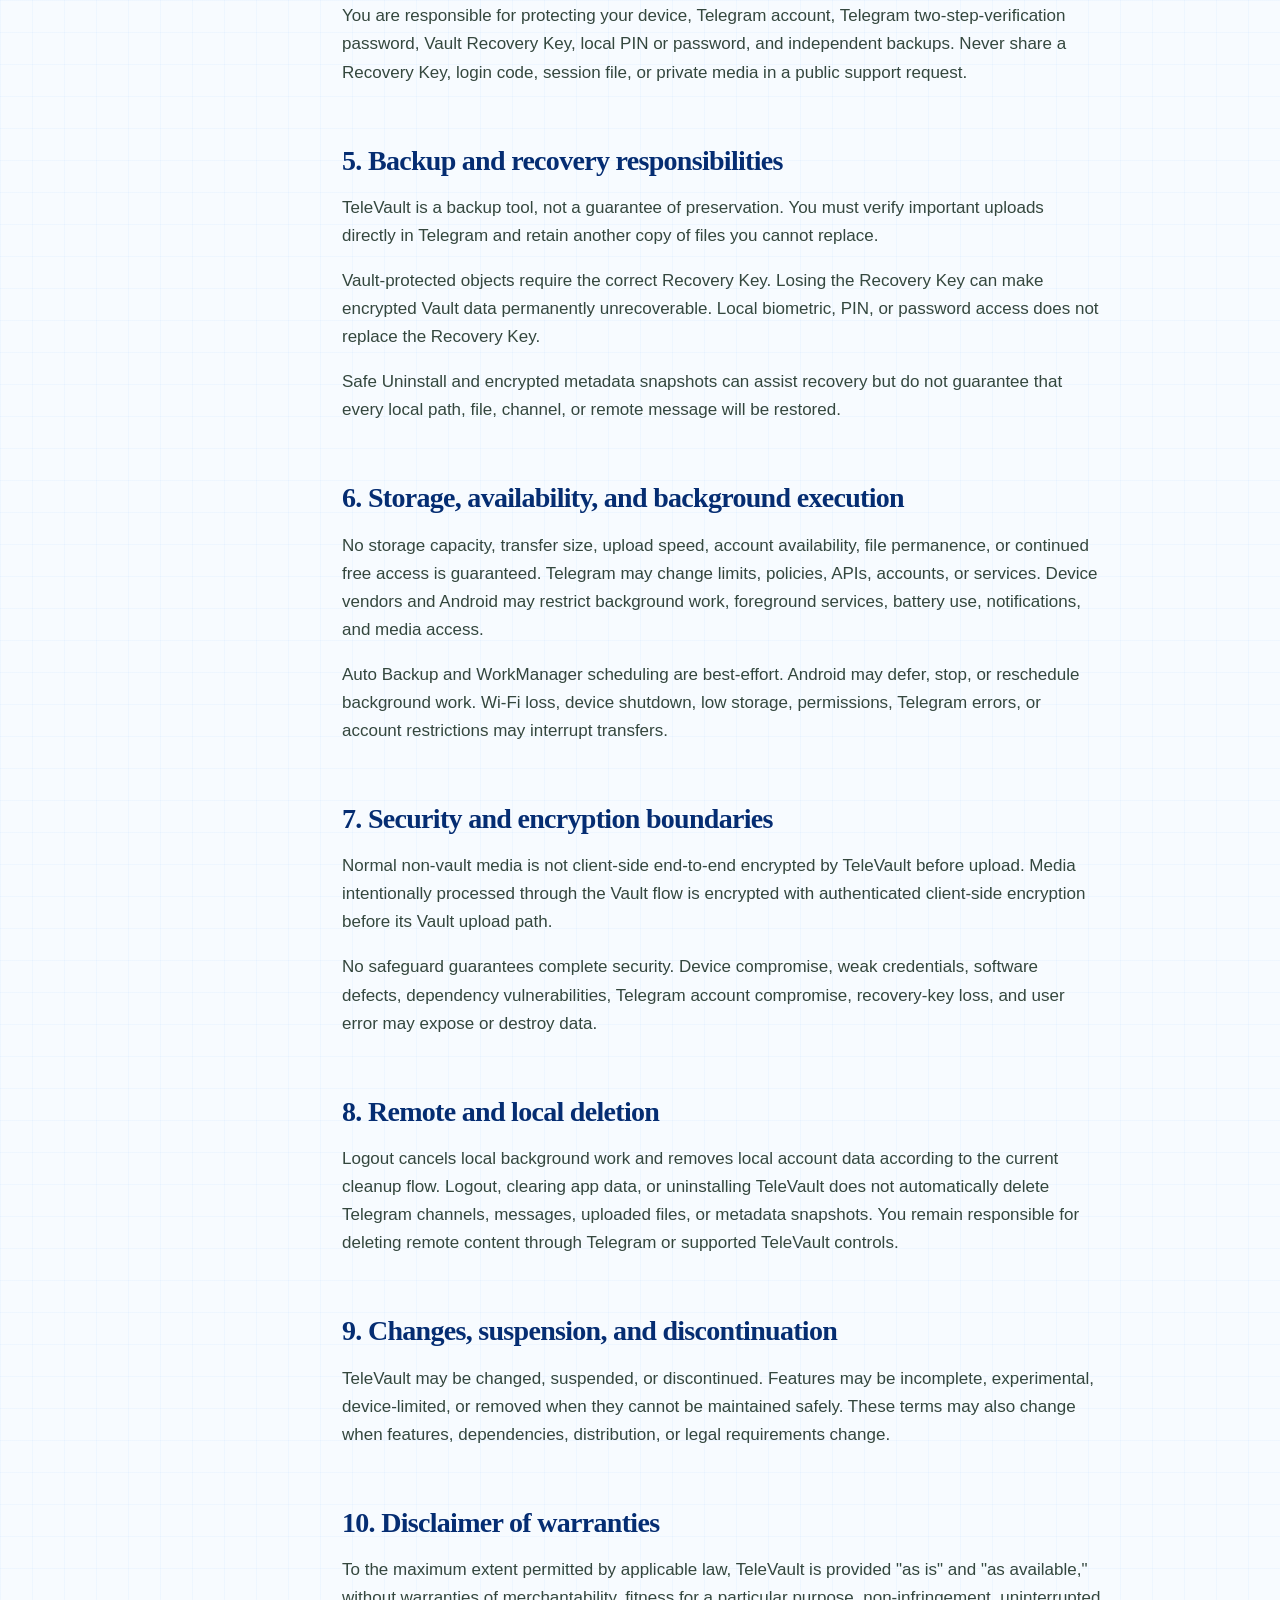
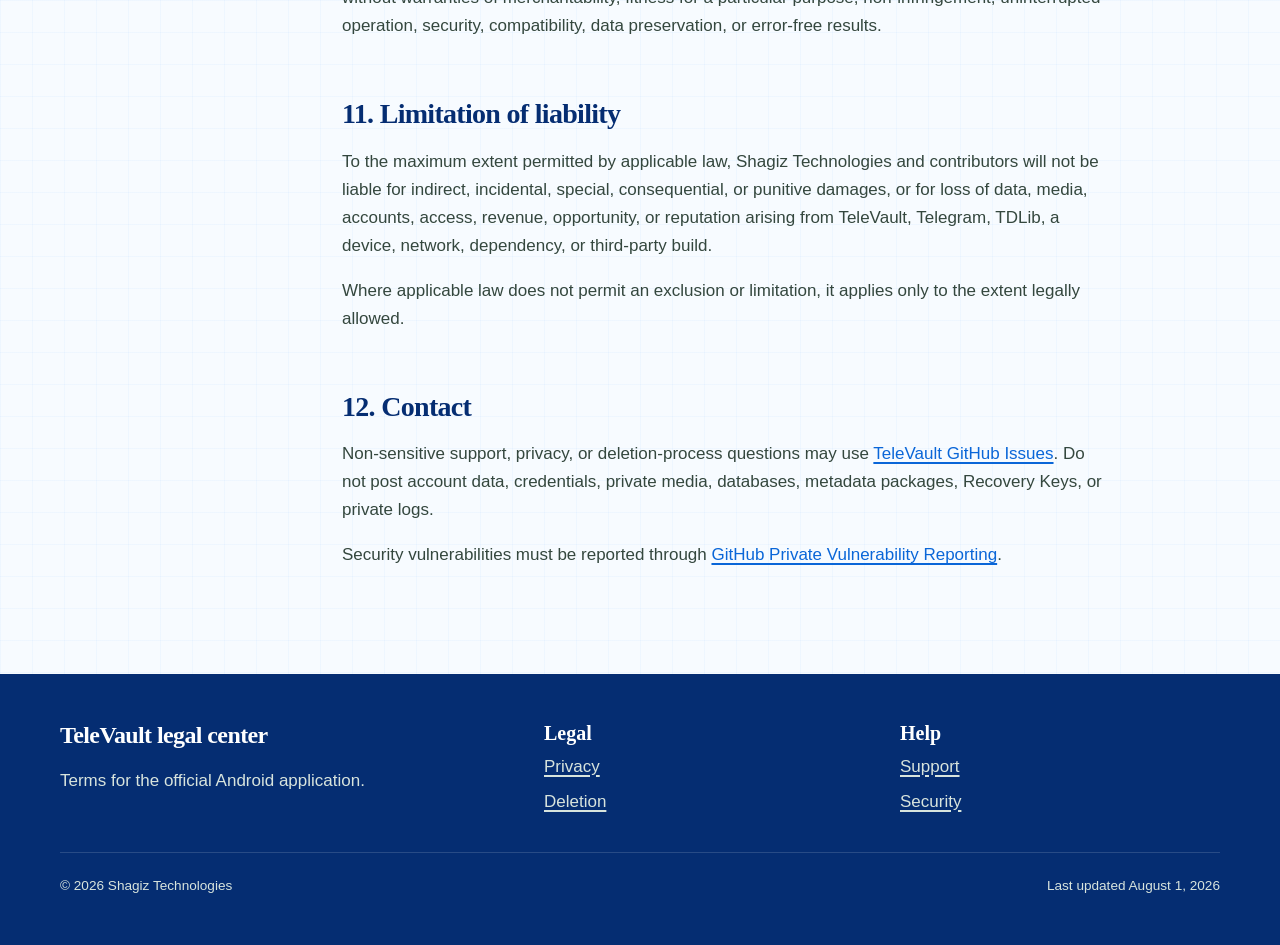
<file: tele-vault/terms-of-service.html>
<!doctype html>
<html lang="en">
<head>
  <meta charset="utf-8">
  <meta name="viewport" content="width=device-width, initial-scale=1">
  <meta name="description" content="Terms of Service for the official TeleVault Android application.">
  <link rel="canonical" href="https://shagiz-technologies.github.io/tele-vault/terms-of-service.html">
  <link rel="stylesheet" href="/assets/css/site.css">
  <title>TeleVault Terms of Service | Shagiz Technologies</title>
</head>
<body>
  <a class="skip-link" href="#main">Skip to content</a>
  <header class="site-header"><div class="nav-shell">
    <a class="brand" href="/"><span class="brand-mark" aria-hidden="true">ST</span><span>Shagiz Technologies</span></a>
    <button class="nav-toggle" type="button" aria-expanded="false" aria-controls="site-navigation" data-nav-toggle>Menu</button>
    <nav class="site-nav" id="site-navigation" aria-label="Primary" data-navigation data-open="false"><a href="/">Home</a><a href="/tele-vault/">TeleVault</a><a href="/tele-vault/privacy-policy.html">Privacy</a><a href="/tele-vault/terms-of-service.html" aria-current="page">Terms</a><a href="/tele-vault/support.html">Support</a></nav>
  </div></header>

  <main id="main">
    <header class="legal-hero"><div class="shell"><p class="eyebrow">TeleVault legal center</p><h1>Terms of Service</h1><p class="lede"><strong>Effective:</strong> August 1, 2026<br><strong>Last updated:</strong> August 1, 2026</p></div></header>
    <div class="shell legal-layout">
      <nav class="legal-nav" aria-label="Terms sections"><strong>On this page</strong><a href="#acceptance">Acceptance</a><a href="#telegram">Telegram</a><a href="#responsibility">Responsibilities</a><a href="#limits">Limits</a><a href="#security">Security</a><a href="#contact">Contact</a></nav>
      <article class="prose">
        <div class="notice"><strong>Independent project:</strong> TeleVault is not affiliated with, endorsed by, or sponsored by Telegram.</div>

        <h2 id="acceptance">1. Acceptance and eligibility</h2>
        <p>These terms apply when you download, build, install, or use the official TeleVault application. By using TeleVault, you acknowledge these terms and the <a href="/tele-vault/privacy-policy.html">Privacy Policy</a>. If you do not accept them, do not use the application.</p>
        <p>You must be legally permitted to use TeleVault and must satisfy Telegram's account, age, and eligibility requirements.</p>

        <h2>2. Open-source software</h2>
        <p>TeleVault source code is available under the MIT License. That license governs copying, modification, and distribution of the source. These terms govern use of an official build distributed by or represented as a Shagiz Technologies build, together with related support and consumer-facing materials.</p>
        <p>Modified or third-party builds may behave differently. Shagiz Technologies is not responsible for unrelated modifications, signing, distribution, or claims.</p>

        <h2 id="telegram">3. Telegram dependency</h2>
        <p>Telegram-backed features require an existing Telegram account. TDLib and Telegram handle account authorization, channels, messages, file transfer, remote storage, account restrictions, and service availability. Your use of Telegram remains subject to Telegram's terms, privacy policy, technical limits, and enforcement decisions.</p>
        <p>TeleVault cannot deliver Telegram login codes, recover a Telegram account, reverse Telegram restrictions, or guarantee continued access to Telegram services.</p>

        <h2 id="responsibility">4. Your responsibilities</h2>
        <p>You may use TeleVault only for lawful content you own or are authorized to process. You must not use it to violate privacy, intellectual-property, child-safety, sanctions, export, computer-misuse, or other applicable laws, or to evade Telegram controls or abuse its APIs.</p>
        <p>You are responsible for protecting your device, Telegram account, Telegram two-step-verification password, Vault Recovery Key, local PIN or password, and independent backups. Never share a Recovery Key, login code, session file, or private media in a public support request.</p>

        <h2>5. Backup and recovery responsibilities</h2>
        <p>TeleVault is a backup tool, not a guarantee of preservation. You must verify important uploads directly in Telegram and retain another copy of files you cannot replace.</p>
        <p>Vault-protected objects require the correct Recovery Key. Losing the Recovery Key can make encrypted Vault data permanently unrecoverable. Local biometric, PIN, or password access does not replace the Recovery Key.</p>
        <p>Safe Uninstall and encrypted metadata snapshots can assist recovery but do not guarantee that every local path, file, channel, or remote message will be restored.</p>

        <h2 id="limits">6. Storage, availability, and background execution</h2>
        <p>No storage capacity, transfer size, upload speed, account availability, file permanence, or continued free access is guaranteed. Telegram may change limits, policies, APIs, accounts, or services. Device vendors and Android may restrict background work, foreground services, battery use, notifications, and media access.</p>
        <p>Auto Backup and WorkManager scheduling are best-effort. Android may defer, stop, or reschedule background work. Wi-Fi loss, device shutdown, low storage, permissions, Telegram errors, or account restrictions may interrupt transfers.</p>

        <h2 id="security">7. Security and encryption boundaries</h2>
        <p>Normal non-vault media is not client-side end-to-end encrypted by TeleVault before upload. Media intentionally processed through the Vault flow is encrypted with authenticated client-side encryption before its Vault upload path.</p>
        <p>No safeguard guarantees complete security. Device compromise, weak credentials, software defects, dependency vulnerabilities, Telegram account compromise, recovery-key loss, and user error may expose or destroy data.</p>

        <h2>8. Remote and local deletion</h2>
        <p>Logout cancels local background work and removes local account data according to the current cleanup flow. Logout, clearing app data, or uninstalling TeleVault does not automatically delete Telegram channels, messages, uploaded files, or metadata snapshots. You remain responsible for deleting remote content through Telegram or supported TeleVault controls.</p>

        <h2>9. Changes, suspension, and discontinuation</h2>
        <p>TeleVault may be changed, suspended, or discontinued. Features may be incomplete, experimental, device-limited, or removed when they cannot be maintained safely. These terms may also change when features, dependencies, distribution, or legal requirements change.</p>

        <h2>10. Disclaimer of warranties</h2>
        <p>To the maximum extent permitted by applicable law, TeleVault is provided "as is" and "as available," without warranties of merchantability, fitness for a particular purpose, non-infringement, uninterrupted operation, security, compatibility, data preservation, or error-free results.</p>

        <h2>11. Limitation of liability</h2>
        <p>To the maximum extent permitted by applicable law, Shagiz Technologies and contributors will not be liable for indirect, incidental, special, consequential, or punitive damages, or for loss of data, media, accounts, access, revenue, opportunity, or reputation arising from TeleVault, Telegram, TDLib, a device, network, dependency, or third-party build.</p>
        <p>Where applicable law does not permit an exclusion or limitation, it applies only to the extent legally allowed.</p>

        <h2 id="contact">12. Contact</h2>
        <p>Non-sensitive support, privacy, or deletion-process questions may use <a href="https://github.com/Shagiz-Technologies/televault/issues/new?title=TeleVault%20inquiry%3A%20">TeleVault GitHub Issues</a>. Do not post account data, credentials, private media, databases, metadata packages, Recovery Keys, or private logs.</p>
        <p>Security vulnerabilities must be reported through <a href="https://github.com/Shagiz-Technologies/televault/security/advisories/new">GitHub Private Vulnerability Reporting</a>.</p>
      </article>
    </div>
  </main>

  <footer class="site-footer"><div class="shell"><div class="footer-grid"><div><h2>TeleVault legal center</h2><p>Terms for the official Android application.</p></div><div><h3>Legal</h3><ul class="footer-links"><li><a href="/tele-vault/privacy-policy.html">Privacy</a></li><li><a href="/tele-vault/data-deletion.html">Deletion</a></li></ul></div><div><h3>Help</h3><ul class="footer-links"><li><a href="/tele-vault/support.html">Support</a></li><li><a href="/tele-vault/security.html">Security</a></li></ul></div></div><div class="footer-bottom"><span>&copy; <span data-current-year>2026</span> Shagiz Technologies</span><span>Last updated August 1, 2026</span></div></div></footer>
  <script src="/assets/js/site.js" defer></script>
</body>
</html>
</file>
<file: assets/css/site.css>
:root {
  --ink: #13251e;
  --muted: #5f6f67;
  --line: #dce6df;
  --paper: #fffdf8;
  --surface: #ffffff;
  --surface-alt: #f2f7f3;
  --green: #147a50;
  --green-dark: #0c5b3a;
  --blue: #1676b8;
  --amber: #b46114;
  --danger: #a33131;
  --shadow: 0 18px 50px rgba(24, 66, 47, 0.1);
  --radius: 22px;
  --content: 1160px;
}

* {
  box-sizing: border-box;
}

html {
  scroll-behavior: smooth;
}

body {
  margin: 0;
  min-width: 280px;
  color: var(--ink);
  background:
    linear-gradient(rgba(20, 122, 80, 0.035) 1px, transparent 1px),
    linear-gradient(90deg, rgba(20, 122, 80, 0.035) 1px, transparent 1px),
    var(--paper);
  background-size: 32px 32px;
  font-family: "Trebuchet MS", "Segoe UI", sans-serif;
  font-size: 17px;
  line-height: 1.65;
}

a {
  color: var(--green-dark);
  text-decoration-thickness: 0.09em;
  text-underline-offset: 0.18em;
}

a:hover {
  color: var(--blue);
}

a:focus-visible,
button:focus-visible {
  outline: 3px solid var(--blue);
  outline-offset: 4px;
  border-radius: 4px;
}

img,
svg {
  max-width: 100%;
}

.skip-link {
  position: fixed;
  z-index: 100;
  top: 10px;
  left: 10px;
  padding: 10px 14px;
  color: #fff;
  background: var(--ink);
  border-radius: 8px;
  transform: translateY(-160%);
}

.skip-link:focus {
  transform: translateY(0);
}

.site-header {
  position: sticky;
  z-index: 20;
  top: 0;
  border-bottom: 1px solid rgba(220, 230, 223, 0.9);
  background: rgba(255, 253, 248, 0.94);
  backdrop-filter: blur(14px);
}

.nav-shell {
  width: min(calc(100% - 32px), var(--content));
  min-height: 76px;
  margin: 0 auto;
  display: flex;
  align-items: center;
  justify-content: space-between;
  gap: 24px;
}

.brand {
  display: inline-flex;
  align-items: center;
  gap: 12px;
  color: var(--ink);
  font-family: Georgia, "Times New Roman", serif;
  font-size: 1.08rem;
  font-weight: 700;
  text-decoration: none;
}

.brand-mark {
  width: 38px;
  height: 38px;
  display: grid;
  place-items: center;
  color: #fff;
  background: var(--green);
  border-radius: 12px 12px 12px 4px;
  box-shadow: 0 8px 24px rgba(20, 122, 80, 0.24);
  font-family: "Trebuchet MS", sans-serif;
  font-size: 0.88rem;
  letter-spacing: -0.04em;
}

.nav-toggle {
  display: none;
  min-width: 44px;
  min-height: 44px;
  color: var(--ink);
  background: var(--surface);
  border: 1px solid var(--line);
  border-radius: 12px;
  font: inherit;
  cursor: pointer;
}

.site-nav {
  display: flex;
  align-items: center;
  gap: 7px;
}

.site-nav a {
  padding: 8px 11px;
  color: var(--ink);
  border-radius: 10px;
  font-size: 0.9rem;
  font-weight: 700;
  text-decoration: none;
}

.site-nav a:hover,
.site-nav a[aria-current="page"] {
  color: var(--green-dark);
  background: var(--surface-alt);
}

main {
  min-height: 65vh;
}

.shell {
  width: min(calc(100% - 32px), var(--content));
  margin-inline: auto;
}

.hero {
  padding: clamp(72px, 11vw, 144px) 0 84px;
}

.hero-grid {
  display: grid;
  grid-template-columns: minmax(0, 1.2fr) minmax(280px, 0.8fr);
  gap: clamp(32px, 7vw, 88px);
  align-items: center;
}

.eyebrow {
  display: inline-flex;
  align-items: center;
  gap: 9px;
  margin: 0 0 18px;
  color: var(--green-dark);
  font-size: 0.78rem;
  font-weight: 800;
  letter-spacing: 0.12em;
  text-transform: uppercase;
}

.eyebrow::before {
  width: 22px;
  height: 3px;
  content: "";
  background: var(--green);
  border-radius: 99px;
}

h1,
h2,
h3 {
  color: var(--ink);
  font-family: Georgia, "Times New Roman", serif;
  line-height: 1.12;
  text-wrap: balance;
}

h1 {
  max-width: 900px;
  margin: 0;
  font-size: clamp(2.45rem, 7vw, 5.6rem);
  letter-spacing: -0.045em;
}

h2 {
  margin: 0 0 18px;
  font-size: clamp(1.8rem, 4vw, 3rem);
  letter-spacing: -0.025em;
}

h3 {
  margin: 0 0 8px;
  font-size: 1.25rem;
}

.lede {
  max-width: 740px;
  margin: 24px 0 0;
  color: var(--muted);
  font-size: clamp(1.05rem, 2vw, 1.28rem);
}

.actions {
  display: flex;
  flex-wrap: wrap;
  gap: 12px;
  margin-top: 32px;
}

.button {
  min-height: 48px;
  padding: 11px 18px;
  display: inline-flex;
  align-items: center;
  justify-content: center;
  gap: 8px;
  color: #fff;
  background: var(--green);
  border: 2px solid var(--green);
  border-radius: 14px;
  font-weight: 800;
  text-decoration: none;
  box-shadow: 0 10px 24px rgba(20, 122, 80, 0.16);
}

.button:hover {
  color: #fff;
  background: var(--green-dark);
  border-color: var(--green-dark);
}

.button.secondary {
  color: var(--ink);
  background: var(--surface);
  border-color: var(--line);
  box-shadow: none;
}

.button.secondary:hover {
  color: var(--green-dark);
  border-color: var(--green);
}

.signal-card {
  position: relative;
  min-height: 340px;
  padding: 34px;
  overflow: hidden;
  color: #fff;
  background: var(--ink);
  border-radius: 36px 36px 36px 10px;
  box-shadow: var(--shadow);
}

.signal-card::before,
.signal-card::after {
  position: absolute;
  content: "";
  border: 1px solid rgba(255, 255, 255, 0.18);
  border-radius: 50%;
}

.signal-card::before {
  width: 260px;
  height: 260px;
  right: -100px;
  top: -80px;
}

.signal-card::after {
  width: 140px;
  height: 140px;
  right: -32px;
  top: -20px;
}

.signal-card h2,
.signal-card p {
  position: relative;
  z-index: 1;
  color: inherit;
}

.signal-card h2 {
  margin-top: 84px;
}

.signal-dot {
  width: 12px;
  height: 12px;
  display: inline-block;
  background: #5ce6a4;
  border-radius: 50%;
  box-shadow: 0 0 0 8px rgba(92, 230, 164, 0.12);
}

.section {
  padding: 78px 0;
}

.section.tint {
  background: rgba(242, 247, 243, 0.88);
  border-block: 1px solid var(--line);
}

.section-heading {
  max-width: 760px;
  margin-bottom: 34px;
}

.section-heading p {
  color: var(--muted);
}

.card-grid {
  display: grid;
  grid-template-columns: repeat(3, minmax(0, 1fr));
  gap: 18px;
}

.card {
  padding: 26px;
  background: var(--surface);
  border: 1px solid var(--line);
  border-radius: var(--radius);
  box-shadow: 0 8px 30px rgba(24, 66, 47, 0.05);
}

.card p {
  margin-bottom: 0;
  color: var(--muted);
}

.product-card {
  display: grid;
  grid-template-columns: 96px minmax(0, 1fr);
  gap: 24px;
  align-items: start;
}

.product-icon {
  width: 96px;
  height: 96px;
  display: grid;
  place-items: center;
  color: #fff;
  background: linear-gradient(145deg, var(--blue), var(--green));
  border-radius: 28px 28px 28px 8px;
  font-family: Georgia, serif;
  font-size: 2rem;
  font-weight: 700;
}

.tag-list {
  display: flex;
  flex-wrap: wrap;
  gap: 8px;
  margin: 18px 0 0;
  padding: 0;
  list-style: none;
}

.tag-list li {
  padding: 5px 10px;
  color: var(--green-dark);
  background: var(--surface-alt);
  border: 1px solid #cfe2d6;
  border-radius: 999px;
  font-size: 0.82rem;
  font-weight: 700;
}

.legal-hero {
  padding: 70px 0 42px;
  border-bottom: 1px solid var(--line);
}

.legal-hero h1 {
  max-width: 850px;
  font-size: clamp(2.25rem, 6vw, 4.5rem);
}

.legal-layout {
  display: grid;
  grid-template-columns: 230px minmax(0, 760px);
  gap: 52px;
  align-items: start;
  padding: 48px 0 88px;
}

.legal-nav {
  position: sticky;
  top: 100px;
  padding: 18px;
  background: var(--surface);
  border: 1px solid var(--line);
  border-radius: 16px;
}

.legal-nav strong {
  display: block;
  margin-bottom: 8px;
  font-size: 0.82rem;
  text-transform: uppercase;
  letter-spacing: 0.08em;
}

.legal-nav a {
  padding: 6px 0;
  display: block;
  color: var(--muted);
  font-size: 0.9rem;
}

.prose {
  min-width: 0;
}

.prose h2 {
  margin-top: 52px;
  padding-top: 6px;
  font-size: 1.75rem;
}

.prose h2:first-child {
  margin-top: 0;
}

.prose h3 {
  margin-top: 30px;
}

.prose p,
.prose li {
  color: #34473e;
}

.prose li + li {
  margin-top: 8px;
}

.notice,
.warning,
.blocker {
  margin: 24px 0;
  padding: 18px 20px;
  border-radius: 14px;
}

.notice {
  background: #eef7fd;
  border-left: 5px solid var(--blue);
}

.warning {
  background: #fff5e9;
  border-left: 5px solid var(--amber);
}

.blocker {
  color: #6d1f1f;
  background: #fff0f0;
  border: 2px solid #e7b4b4;
}

.blocker code {
  font-weight: 800;
  overflow-wrap: anywhere;
}

.fact-list {
  padding: 0;
  list-style: none;
}

.fact-list li {
  position: relative;
  padding: 12px 0 12px 30px;
  border-bottom: 1px solid var(--line);
}

.fact-list li::before {
  position: absolute;
  left: 2px;
  top: 17px;
  width: 12px;
  height: 12px;
  content: "";
  background: var(--green);
  border-radius: 50% 50% 50% 2px;
}

.site-footer {
  padding: 48px 0;
  color: #d8e4dd;
  background: var(--ink);
}

.footer-grid {
  display: grid;
  grid-template-columns: 1.4fr repeat(2, 1fr);
  gap: 36px;
}

.site-footer h2,
.site-footer h3 {
  color: #fff;
}

.site-footer h2 {
  font-size: 1.5rem;
}

.site-footer a {
  color: #d8e4dd;
}

.footer-links {
  margin: 0;
  padding: 0;
  list-style: none;
}

.footer-links li + li {
  margin-top: 7px;
}

.footer-bottom {
  margin-top: 36px;
  padding-top: 22px;
  display: flex;
  justify-content: space-between;
  gap: 20px;
  border-top: 1px solid rgba(255, 255, 255, 0.14);
  font-size: 0.85rem;
}

.muted {
  color: var(--muted);
}

.visually-hidden {
  position: absolute;
  width: 1px;
  height: 1px;
  padding: 0;
  overflow: hidden;
  clip: rect(0, 0, 0, 0);
  white-space: nowrap;
  border: 0;
}

@media (max-width: 900px) {
  .hero-grid,
  .legal-layout {
    grid-template-columns: 1fr;
  }

  .legal-nav {
    position: static;
    display: grid;
    grid-template-columns: repeat(2, minmax(0, 1fr));
    gap: 4px 18px;
  }

  .legal-nav strong {
    grid-column: 1 / -1;
  }

  .card-grid {
    grid-template-columns: 1fr 1fr;
  }

  .footer-grid {
    grid-template-columns: 1fr 1fr;
  }

  .footer-grid > :first-child {
    grid-column: 1 / -1;
  }
}

@media (max-width: 720px) {
  body {
    font-size: 16px;
  }

  .nav-toggle {
    display: inline-grid;
    place-items: center;
  }

  .site-nav {
    position: absolute;
    top: calc(100% + 1px);
    right: 16px;
    left: 16px;
    padding: 12px;
    display: none;
    align-items: stretch;
    background: var(--surface);
    border: 1px solid var(--line);
    border-radius: 16px;
    box-shadow: var(--shadow);
  }

  .site-nav[data-open="true"] {
    display: grid;
  }

  .site-nav a {
    padding: 11px 12px;
  }

  .hero {
    padding-top: 58px;
  }

  .signal-card {
    min-height: 280px;
  }

  .card-grid,
  .footer-grid,
  .product-card {
    grid-template-columns: 1fr;
  }

  .product-icon {
    width: 74px;
    height: 74px;
    border-radius: 21px 21px 21px 7px;
  }

  .legal-nav {
    grid-template-columns: 1fr;
  }

  .footer-grid > :first-child {
    grid-column: auto;
  }

  .footer-bottom {
    flex-direction: column;
  }
}

@media (prefers-reduced-motion: reduce) {
  html {
    scroll-behavior: auto;
  }

  *,
  *::before,
  *::after {
    scroll-behavior: auto !important;
    transition-duration: 0.01ms !important;
    animation-duration: 0.01ms !important;
    animation-iteration-count: 1 !important;
  }
}

@media print {
  .site-header,
  .site-footer,
  .legal-nav,
  .actions {
    display: none;
  }

  body {
    color: #000;
    background: #fff;
    font-size: 12pt;
  }

  .legal-layout {
    display: block;
  }
}
</file>
<file: assets/css/brand-overrides.css>
/* Brand layer generated from the approved Shagiz logo and TeleVault's in-repo logo painter. */

:root {
  --ink: #07152f;
  --muted: #526176;
  --line: #d9e1ea;
  --paper: #fbfcfe;
  --surface: #ffffff;
  --surface-alt: #f2f6fa;
  --green: #009e5a;
  --green-dark: #007a45;
  --blue: #163e78;
  --amber: #d99a00;
  --danger: #bb2635;
  --shadow: 0 20px 54px rgba(7, 21, 47, 0.12);
}

body {
  background:
    radial-gradient(circle at 12% 8%, rgba(0, 158, 90, 0.07), transparent 28rem),
    radial-gradient(circle at 92% 18%, rgba(217, 154, 0, 0.07), transparent 24rem),
    linear-gradient(rgba(7, 21, 47, 0.028) 1px, transparent 1px),
    linear-gradient(90deg, rgba(7, 21, 47, 0.028) 1px, transparent 1px),
    var(--paper);
  background-size: auto, auto, 32px 32px, 32px 32px, auto;
}

.site-header {
  border-bottom-color: rgba(217, 225, 234, 0.92);
  background: rgba(251, 252, 254, 0.93);
}

.brand {
  color: #07152f;
  font-family: "Segoe UI", Arial, sans-serif;
  letter-spacing: -0.02em;
}

.brand-mark {
  width: 48px;
  height: 48px;
  flex: 0 0 48px;
  color: transparent;
  background: url("/assets/brand/shagiz-mark.svg") center / contain no-repeat;
  border-radius: 0;
  box-shadow: none;
  overflow: hidden;
  text-indent: -9999px;
}

.hero-brand-lockup {
  width: min(100%, 470px);
  height: auto;
  margin: 0 0 28px;
  display: block;
}

.footer-brand-lockup {
  width: min(100%, 300px);
  height: auto;
  margin: 0 0 18px;
  filter: brightness(0) invert(1);
  opacity: 0.96;
}

.product-icon.product-icon-image {
  padding: 0;
  overflow: visible;
  background: transparent;
  border-radius: 0;
  box-shadow: none;
}

.product-icon.product-icon-image img {
  width: 96px;
  height: 96px;
  display: block;
  filter: drop-shadow(0 16px 24px rgba(10, 132, 255, 0.2));
}

.signal-card {
  background:
    radial-gradient(circle at 18% 12%, rgba(0, 158, 90, 0.32), transparent 42%),
    linear-gradient(145deg, #07152f, #102b56);
}

.signal-dot {
  background: #17d679;
  box-shadow: 0 0 0 8px rgba(23, 214, 121, 0.14);
}

body.televault-theme {
  --ink: #052d72;
  --muted: #496785;
  --line: #cfe3f7;
  --paper: #f7fbff;
  --surface: #ffffff;
  --surface-alt: #eaf5ff;
  --green: #0a84ff;
  --green-dark: #0a66d8;
  --blue: #20d6ff;
  --amber: #148fff;
  --danger: #b52f4d;
  --shadow: 0 20px 58px rgba(10, 102, 216, 0.15);
  background:
    radial-gradient(circle at 14% 7%, rgba(32, 214, 255, 0.15), transparent 30rem),
    radial-gradient(circle at 88% 12%, rgba(10, 132, 255, 0.12), transparent 30rem),
    linear-gradient(rgba(10, 132, 255, 0.035) 1px, transparent 1px),
    linear-gradient(90deg, rgba(10, 132, 255, 0.035) 1px, transparent 1px),
    var(--paper);
  background-size: auto, auto, 32px 32px, 32px 32px, auto;
}

.televault-theme .site-header {
  border-bottom-color: rgba(207, 227, 247, 0.94);
  background: rgba(247, 251, 255, 0.94);
}

.televault-theme .site-nav a:hover,
.televault-theme .site-nav a[aria-current="page"] {
  color: #0a66d8;
  background: #eaf5ff;
}

.televault-theme .button {
  background: #0a84ff;
  border-color: #0a84ff;
  box-shadow: 0 12px 28px rgba(10, 132, 255, 0.23);
}

.televault-theme .button:hover {
  background: #0a66d8;
  border-color: #0a66d8;
}

.televault-theme .button.secondary {
  color: #052d72;
  background: #fff;
  border-color: #cfe3f7;
  box-shadow: none;
}

.televault-theme .signal-card {
  background:
    radial-gradient(circle at 18% 8%, rgba(255, 255, 255, 0.26), transparent 36%),
    linear-gradient(145deg, #20d6ff 0%, #148fff 48%, #0b4fd7 100%);
}

.televault-theme .signal-dot {
  background: #fff;
  box-shadow: 0 0 0 8px rgba(255, 255, 255, 0.18);
}

.televault-theme .section.tint {
  background: rgba(234, 245, 255, 0.88);
  border-color: #cfe3f7;
}

.televault-theme .tag-list li {
  color: #0a66d8;
  background: #eaf5ff;
  border-color: #c7e2fb;
}

.televault-theme .site-footer {
  background: #052d72;
}

.televault-theme .site-footer .footer-product-name {
  color: #fff;
}

.televault-theme .site-footer .footer-product-byline {
  color: #d8efff;
}

.televault-brand-lockup {
  margin: 0 0 24px;
  display: inline-flex;
  align-items: center;
  gap: 18px;
}

.televault-brand-lockup img {
  width: 82px;
  height: 82px;
  flex: 0 0 82px;
  filter: drop-shadow(0 18px 28px rgba(10, 132, 255, 0.24));
}

.televault-brand-lockup strong {
  display: block;
  color: #052d72;
  font-family: "Segoe UI", Arial, sans-serif;
  font-size: clamp(2rem, 5vw, 3.6rem);
  line-height: 1;
  letter-spacing: -0.055em;
}

.televault-brand-lockup span {
  display: block;
  margin-top: 6px;
  color: #0a66d8;
  font-size: 0.78rem;
  font-weight: 800;
  letter-spacing: 0.18em;
  text-transform: uppercase;
}

.televault-theme .notice {
  background: #eaf5ff;
  border-left-color: #0a84ff;
}

.televault-theme .warning {
  background: #eef8ff;
  border-left-color: #148fff;
}

@media (max-width: 640px) {
  .brand {
    gap: 8px;
    font-size: 0.96rem;
  }

  .brand-mark {
    width: 42px;
    height: 42px;
    flex-basis: 42px;
  }

  .hero-brand-lockup {
    width: min(100%, 360px);
  }

  .televault-brand-lockup img {
    width: 64px;
    height: 64px;
    flex-basis: 64px;
  }

  .televault-brand-lockup strong {
    font-size: 2.2rem;
  }
}
</file>
